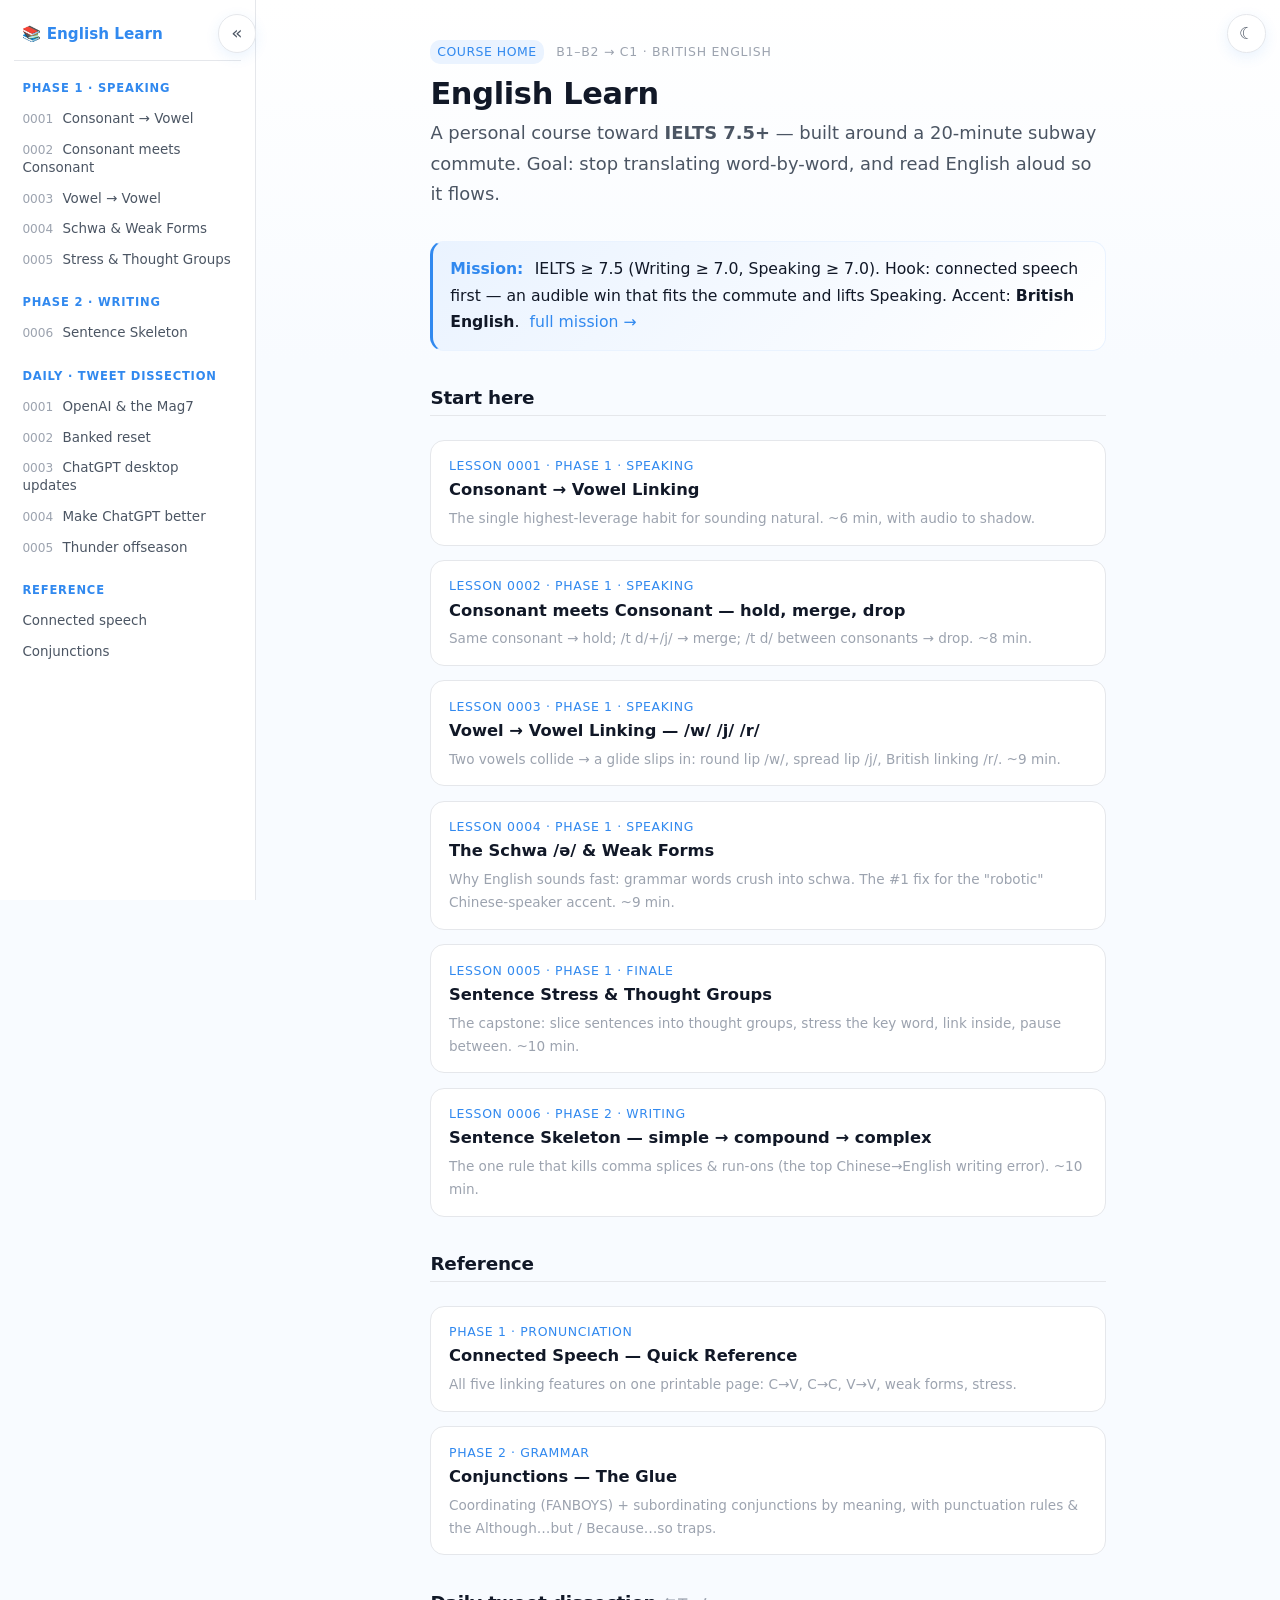
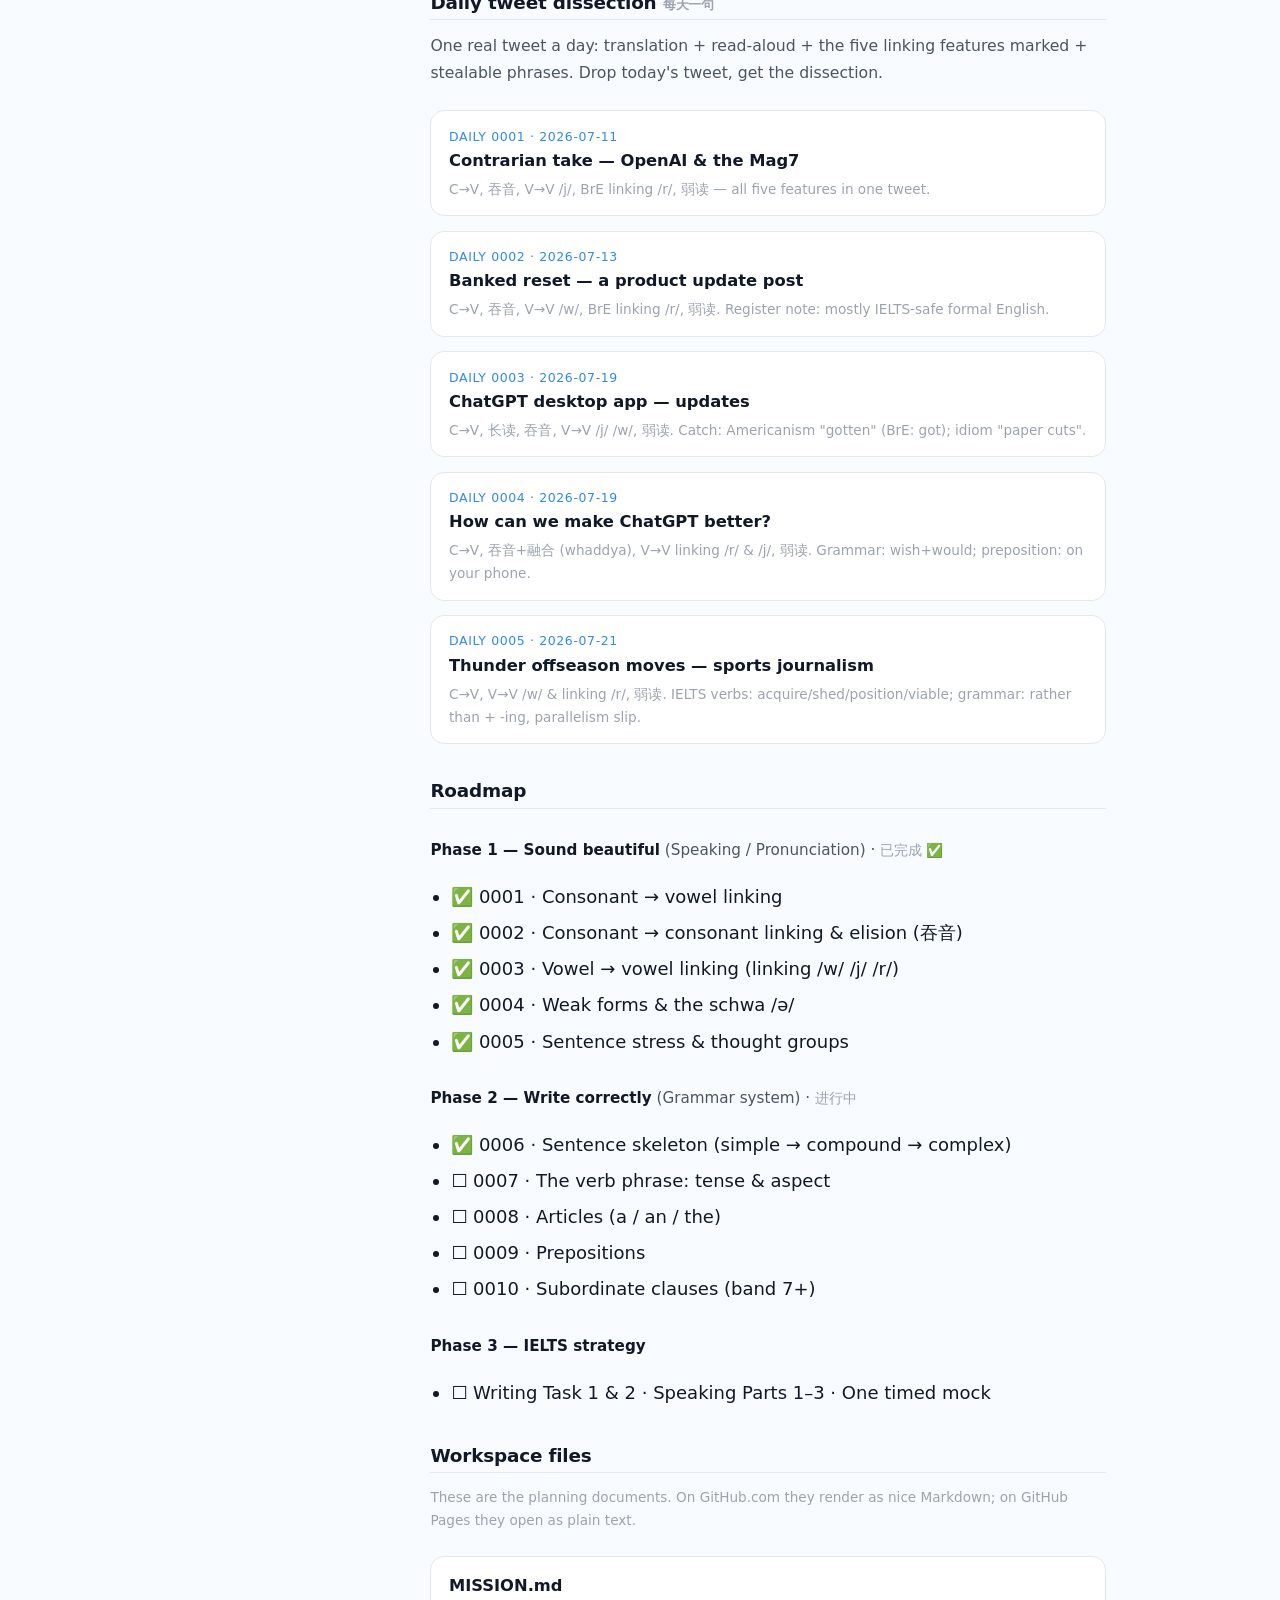
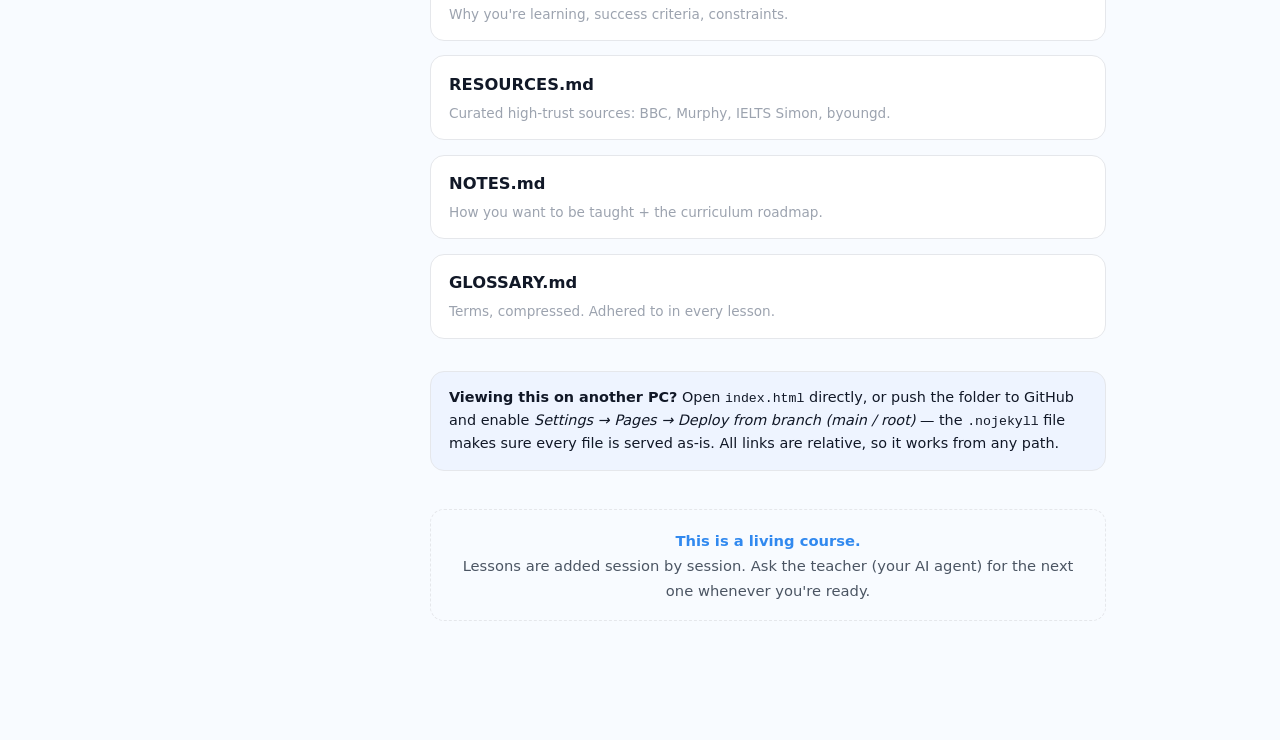
<file: index.html>
<!DOCTYPE html>
<html lang="en">
<head>
<meta charset="utf-8">
<meta name="viewport" content="width=device-width, initial-scale=1">
<title>English Learn · IELTS 7.5+ & Beautiful Spoken English</title>
<link rel="icon" href="assets/favicon.svg" type="image/svg+xml">
<link rel="stylesheet" href="assets/style.css">
<script src="assets/theme.js"></script>
<script src="assets/nav.js"></script>
</head>
<body>
<main>

<div class="lesson-head">
  <div class="meta"><span class="tag">course home</span> B1–B2 → C1 · British English</div>
  <h1>English Learn</h1>
  <p class="lead">A personal course toward <strong>IELTS 7.5+</strong> — built around a 20-minute subway commute. Goal: stop translating word-by-word, and read English aloud so it flows.</p>
</div>

<div class="win">
  <span class="label">Mission:</span> IELTS ≥ 7.5 (Writing ≥ 7.0, Speaking ≥ 7.0). Hook: connected speech first — an audible win that fits the commute and lifts Speaking. Accent: <strong>British English</strong>. &nbsp;<a href="MISSION.md">full mission →</a>
</div>

<h2>Start here</h2>
<div class="cards">
  <a class="card" href="lessons/0001-consonant-vowel-linking.html">
    <div class="n">Lesson 0001 · Phase 1 · Speaking</div>
    <div class="t">Consonant → Vowel Linking</div>
    <div class="d">The single highest-leverage habit for sounding natural. ~6 min, with audio to shadow.</div>
  </a>
  <a class="card" href="lessons/0002-consonant-meets-consonant.html">
    <div class="n">Lesson 0002 · Phase 1 · Speaking</div>
    <div class="t">Consonant meets Consonant — hold, merge, drop</div>
    <div class="d">Same consonant → hold; /t d/+/j/ → merge; /t d/ between consonants → drop. ~8 min.</div>
  </a>
  <a class="card" href="lessons/0003-vowel-to-vowel-linking.html">
    <div class="n">Lesson 0003 · Phase 1 · Speaking</div>
    <div class="t">Vowel → Vowel Linking — /w/ /j/ /r/</div>
    <div class="d">Two vowels collide → a glide slips in: round lip /w/, spread lip /j/, British linking /r/. ~9 min.</div>
  </a>
  <a class="card" href="lessons/0004-schwa-and-weak-forms.html">
    <div class="n">Lesson 0004 · Phase 1 · Speaking</div>
    <div class="t">The Schwa /ə/ &amp; Weak Forms</div>
    <div class="d">Why English sounds fast: grammar words crush into schwa. The #1 fix for the "robotic" Chinese-speaker accent. ~9 min.</div>
  </a>
  <a class="card" href="lessons/0005-sentence-stress-thought-groups.html">
    <div class="n">Lesson 0005 · Phase 1 · FINALE</div>
    <div class="t">Sentence Stress &amp; Thought Groups</div>
    <div class="d">The capstone: slice sentences into thought groups, stress the key word, link inside, pause between. ~10 min.</div>
  </a>
  <a class="card" href="lessons/0006-sentence-skeleton.html">
    <div class="n">Lesson 0006 · Phase 2 · Writing</div>
    <div class="t">Sentence Skeleton — simple → compound → complex</div>
    <div class="d">The one rule that kills comma splices &amp; run-ons (the top Chinese→English writing error). ~10 min.</div>
  </a>
</div>

<h2>Reference</h2>
<div class="cards">
  <a class="card" href="reference/connected-speech.html">
    <div class="n">Phase 1 · Pronunciation</div>
    <div class="t">Connected Speech — Quick Reference</div>
    <div class="d">All five linking features on one printable page: C→V, C→C, V→V, weak forms, stress.</div>
  </a>
  <a class="card" href="reference/conjunctions.html">
    <div class="n">Phase 2 · Grammar</div>
    <div class="t">Conjunctions — The Glue</div>
    <div class="d">Coordinating (FANBOYS) + subordinating conjunctions by meaning, with punctuation rules &amp; the Although…but / Because…so traps.</div>
  </a>
</div>

<h2>Daily tweet dissection <span class="zh" style="font-size:.7em;">每天一句</span></h2>
<p class="lead" style="font-size:.98rem;">One real tweet a day: translation + read-aloud + the five linking features marked + stealable phrases. Drop today's tweet, get the dissection.</p>
<div class="cards">
  <a class="card" href="lessons/daily/0001-openai-mag7.html">
    <div class="n">Daily 0001 · 2026-07-11</div>
    <div class="t">Contrarian take — OpenAI &amp; the Mag7</div>
    <div class="d">C→V, 吞音, V→V /j/, BrE linking /r/, 弱读 — all five features in one tweet.</div>
  </a>
  <a class="card" href="lessons/daily/0002-banked-reset.html">
    <div class="n">Daily 0002 · 2026-07-13</div>
    <div class="t">Banked reset — a product update post</div>
    <div class="d">C→V, 吞音, V→V /w/, BrE linking /r/, 弱读. Register note: mostly IELTS-safe formal English.</div>
  </a>
  <a class="card" href="lessons/daily/0003-chatgpt-desktop-updates.html">
    <div class="n">Daily 0003 · 2026-07-19</div>
    <div class="t">ChatGPT desktop app — updates</div>
    <div class="d">C→V, 长读, 吞音, V→V /j/ /w/, 弱读. Catch: Americanism "gotten" (BrE: got); idiom "paper cuts".</div>
  </a>
  <a class="card" href="lessons/daily/0004-make-chatgpt-better.html">
    <div class="n">Daily 0004 · 2026-07-19</div>
    <div class="t">How can we make ChatGPT better?</div>
    <div class="d">C→V, 吞音+融合 (whaddya), V→V linking /r/ &amp; /j/, 弱读. Grammar: wish+would; preposition: on your phone.</div>
  </a>
  <a class="card" href="lessons/daily/0005-thunder-offseason.html">
    <div class="n">Daily 0005 · 2026-07-21</div>
    <div class="t">Thunder offseason moves — sports journalism</div>
    <div class="d">C→V, V→V /w/ &amp; linking /r/, 弱读. IELTS verbs: acquire/shed/position/viable; grammar: rather than + -ing, parallelism slip.</div>
  </a>
</div>

<h2>Roadmap</h2>

<div class="phase"><strong>Phase 1 — Sound beautiful</strong> (Speaking / Pronunciation) · <span class="zh">已完成 ✅</span></div>
<ul>
  <li>✅ 0001 · Consonant → vowel linking</li>
  <li>✅ 0002 · Consonant → consonant linking &amp; elision (吞音)</li>
  <li>✅ 0003 · Vowel → vowel linking (linking /w/ /j/ /r/)</li>
  <li>✅ 0004 · Weak forms &amp; the schwa /ə/</li>
  <li>✅ 0005 · Sentence stress &amp; thought groups</li>
</ul>

<div class="phase"><strong>Phase 2 — Write correctly</strong> (Grammar system) · <span class="zh">进行中</span></div>
<ul>
  <li>✅ 0006 · Sentence skeleton (simple → compound → complex)</li>
  <li>☐ 0007 · The verb phrase: tense &amp; aspect</li>
  <li>☐ 0008 · Articles (a / an / the)</li>
  <li>☐ 0009 · Prepositions</li>
  <li>☐ 0010 · Subordinate clauses (band 7+)</li>
</ul>

<div class="phase"><strong>Phase 3 — IELTS strategy</strong></div>
<ul>
  <li>☐ Writing Task 1 &amp; 2 · Speaking Parts 1–3 · One timed mock</li>
</ul>

<h2>Workspace files</h2>
<p class="zh" style="font-size:.85rem;">These are the planning documents. On GitHub.com they render as nice Markdown; on GitHub Pages they open as plain text.</p>
<div class="cards">
  <a class="card" href="MISSION.md"><div class="t">MISSION.md</div><div class="d">Why you're learning, success criteria, constraints.</div></a>
  <a class="card" href="RESOURCES.md"><div class="t">RESOURCES.md</div><div class="d">Curated high-trust sources: BBC, Murphy, IELTS Simon, byoungd.</div></a>
  <a class="card" href="NOTES.md"><div class="t">NOTES.md</div><div class="d">How you want to be taught + the curriculum roadmap.</div></a>
  <a class="card" href="GLOSSARY.md"><div class="t">GLOSSARY.md</div><div class="d">Terms, compressed. Adhered to in every lesson.</div></a>
</div>

<div class="callout" style="margin-top:2rem;">
  <strong>Viewing this on another PC?</strong> Open <code>index.html</code> directly, or push the folder to GitHub and enable <em>Settings → Pages → Deploy from branch (main / root)</em> — the <code>.nojekyll</code> file makes sure every file is served as-is. All links are relative, so it works from any path.
</div>

<div class="ask-box">
  <span class="icon">This is a living course.</span><br>
  Lessons are added session by session. Ask the teacher (your AI agent) for the next one whenever you're ready.
</div>

</main>
</body>
</html>
</file>
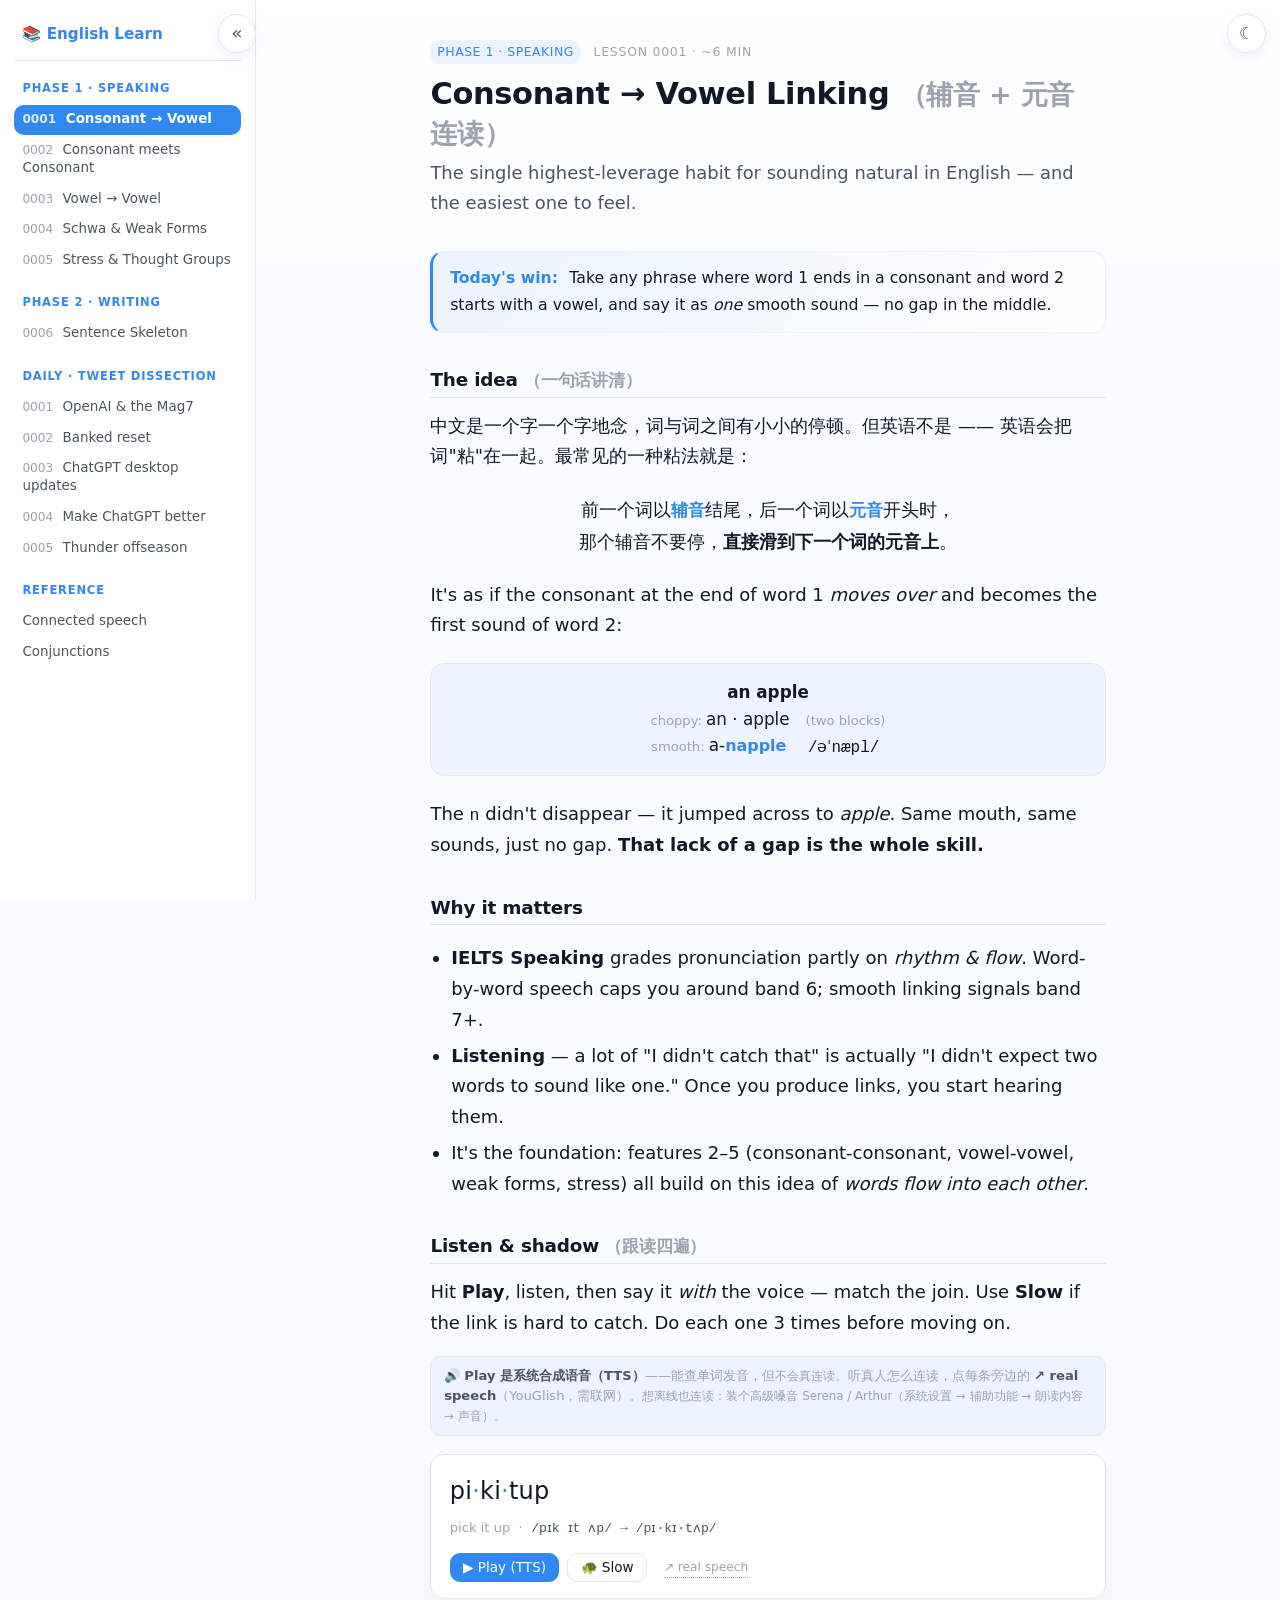
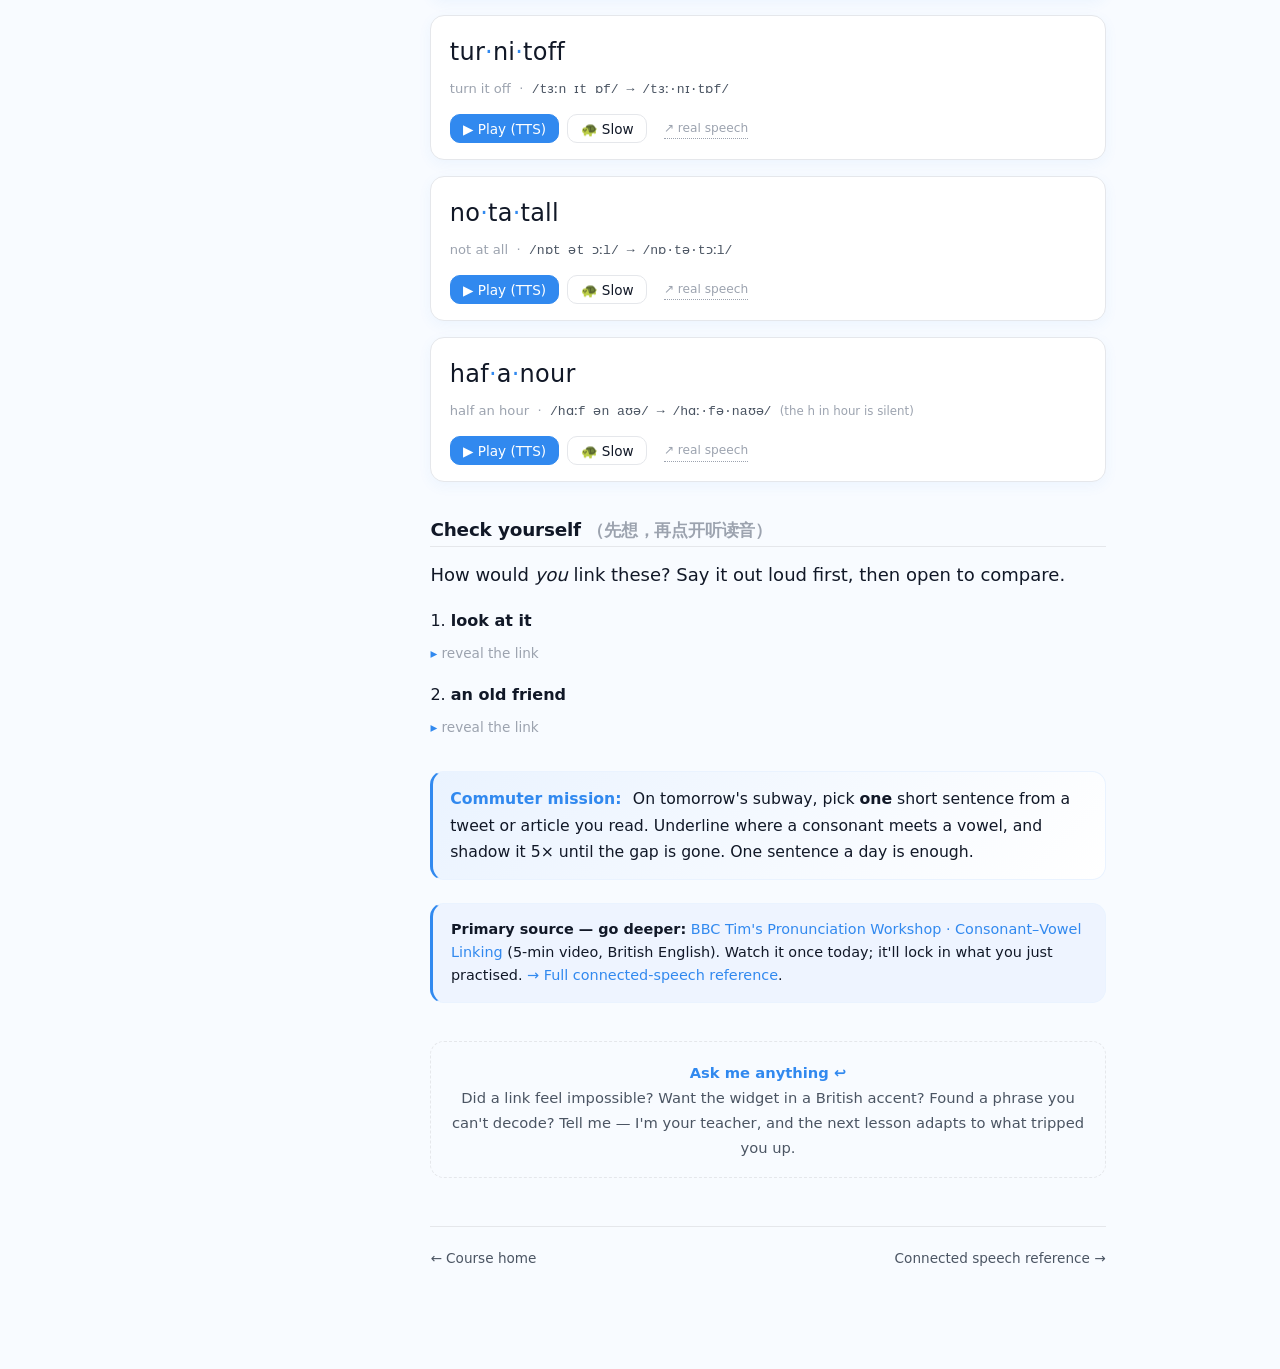
<file: lessons/0001-consonant-vowel-linking.html>
<!DOCTYPE html>
<html lang="en">
<head>
<meta charset="utf-8">
<meta name="viewport" content="width=device-width, initial-scale=1">
<title>Lesson 0001 · Consonant → Vowel Linking</title>
<link rel="icon" href="../assets/favicon.svg" type="image/svg+xml">
<link rel="stylesheet" href="../assets/style.css">
<script src="../assets/theme.js"></script>
<script src="../assets/nav.js"></script>
<script src="../assets/shadow.js"></script>
</head>
<body>
<main>

<div class="lesson-head">
  <div class="meta"><span class="tag">Phase 1 · Speaking</span> Lesson 0001 · ~6 min</div>
  <h1>Consonant → Vowel Linking <span class="zh">（辅音 + 元音 连读）</span></h1>
  <p class="lead">The single highest-leverage habit for sounding natural in English — and the easiest one to feel.</p>
</div>

<div class="win">
  <span class="label">Today's win:</span> Take any phrase where word 1 ends in a consonant and word 2 starts with a vowel, and say it as <em>one</em> smooth sound — no gap in the middle.
</div>

<h2>The idea <span class="zh">（一句话讲清）</span></h2>
<p>中文是一个字一个字地念，词与词之间有小小的停顿。但英语不是 —— 英语会把词"粘"在一起。最常见的一种粘法就是：</p>

<p style="font-size:1.15rem; text-align:center; margin:1.4rem 0;">
  前一个词以<span class="kw">辅音</span>结尾，后一个词以<span class="kw">元音</span>开头时，<br>
  那个辅音不要停，<strong>直接滑到下一个词的元音上</strong>。
</p>

<p>It's as if the consonant at the end of word 1 <em>moves over</em> and becomes the first sound of word 2:</p>

<div class="callout" style="text-align:center; font-size:1.05rem;">
  <strong>an apple</strong><br>
  <span class="zh" style="font-size:.82rem;"> choppy: </span> an · apple &nbsp; <span class="zh" style="font-size:.82rem;">(two blocks)</span><br>
  <span class="zh" style="font-size:.82rem;"> smooth: </span> a-<span class="kw">napple</span> &nbsp; <span class="ipa">/əˈnæpl/</span>
</div>

<p>The <code>n</code> didn't disappear — it jumped across to <em>apple</em>. Same mouth, same sounds, just no gap. <strong>That lack of a gap is the whole skill.</strong></p>

<h2>Why it matters</h2>
<ul>
  <li><strong>IELTS Speaking</strong> grades pronunciation partly on <em>rhythm &amp; flow</em>. Word-by-word speech caps you around band 6; smooth linking signals band 7+.</li>
  <li><strong>Listening</strong> — a lot of "I didn't catch that" is actually "I didn't expect two words to sound like one." Once you produce links, you start hearing them.</li>
  <li>It's the foundation: features 2–5 (consonant-consonant, vowel-vowel, weak forms, stress) all build on this idea of <em>words flow into each other</em>.</li>
</ul>

<h2>Listen &amp; shadow <span class="zh">（跟读四遍）</span></h2>
<p>Hit <strong>Play</strong>, listen, then say it <em>with</em> the voice — match the join. Use <strong>Slow</strong> if the link is hard to catch. Do each one 3 times before moving on.</p>

<div class="shadow" data-phrase="pick it up">
  <div class="phrase">pi<span class="link">·</span>ki<span class="link">·</span>tup</div>
  <div class="sub">pick it up &nbsp;·&nbsp; <span class="ipa-mini">/pɪk ɪt ʌp/ → /pɪ·kɪ·tʌp/</span></div>
</div>

<div class="shadow" data-phrase="turn it off">
  <div class="phrase">tur<span class="link">·</span>ni<span class="link">·</span>toff</div>
  <div class="sub">turn it off &nbsp;·&nbsp; <span class="ipa-mini">/tɜːn ɪt ɒf/ → /tɜː·nɪ·tɒf/</span></div>
</div>

<div class="shadow" data-phrase="not at all">
  <div class="phrase">no<span class="link">·</span>ta<span class="link">·</span>tall</div>
  <div class="sub">not at all &nbsp;·&nbsp; <span class="ipa-mini">/nɒt ət ɔːl/ → /nɒ·tə·tɔːl/</span></div>
</div>

<div class="shadow" data-phrase="half an hour">
  <div class="phrase">haf<span class="link">·</span>a<span class="link">·</span>nour</div>
  <div class="sub">half an hour &nbsp;·&nbsp; <span class="ipa-mini">/hɑːf ən aʊə/ → /hɑː·fə·naʊə/</span> &nbsp;<span class="zh">(the h in hour is silent)</span></div>
</div>

<h2>Check yourself <span class="zh">（先想，再点开听读音）</span></h2>
<p>How would <em>you</em> link these? Say it out loud first, then open to compare.</p>

<div class="reveal">
  <div class="q">1. <strong>look at it</strong></div>
  <details><summary>reveal the link</summary>
    <div class="ans">loo<span class="kw">·</span>ka<span class="kw">·</span>tit <span class="ipa">/lʊ·kə·tɪt/</span>
      <span class="speakable" data-phrase="look at it"></span></div>
  </details>
</div>

<div class="reveal">
  <div class="q">2. <strong>an old friend</strong></div>
  <details><summary>reveal the link</summary>
    <div class="ans">a<span class="kw">·</span>nold friend <span class="ipa">/ə·nəʊld/</span> &nbsp;<span class="zh">— the n jumps onto "old"</span>
      <span class="speakable" data-phrase="an old friend"></span></div>
  </details>
</div>

<div class="win" style="margin-top:2rem;">
  <span class="label">Commuter mission:</span> On tomorrow's subway, pick <strong>one</strong> short sentence from a tweet or article you read. Underline where a consonant meets a vowel, and shadow it 5× until the gap is gone. One sentence a day is enough.
</div>

<div class="callout primary">
  <strong>Primary source — go deeper:</strong> <a href="https://www.youtube.com/watch?v=mV_CEIroJs8" target="_blank" rel="noopener">BBC Tim's Pronunciation Workshop · Consonant–Vowel Linking</a> (5-min video, British English). Watch it once today; it'll lock in what you just practised. <a href="../reference/connected-speech.html">→ Full connected-speech reference</a>.
</div>

<div class="ask-box">
  <span class="icon">Ask me anything ↩</span><br>
  Did a link feel impossible? Want the widget in a British accent? Found a phrase you can't decode? Tell me — I'm your teacher, and the next lesson adapts to what tripped you up.
</div>

<nav class="pager">
  <a href="../index.html">← Course home</a>
  <a class="next" href="../reference/connected-speech.html">Connected speech reference →</a>
</nav>

</main>
</body>
</html>
</file>
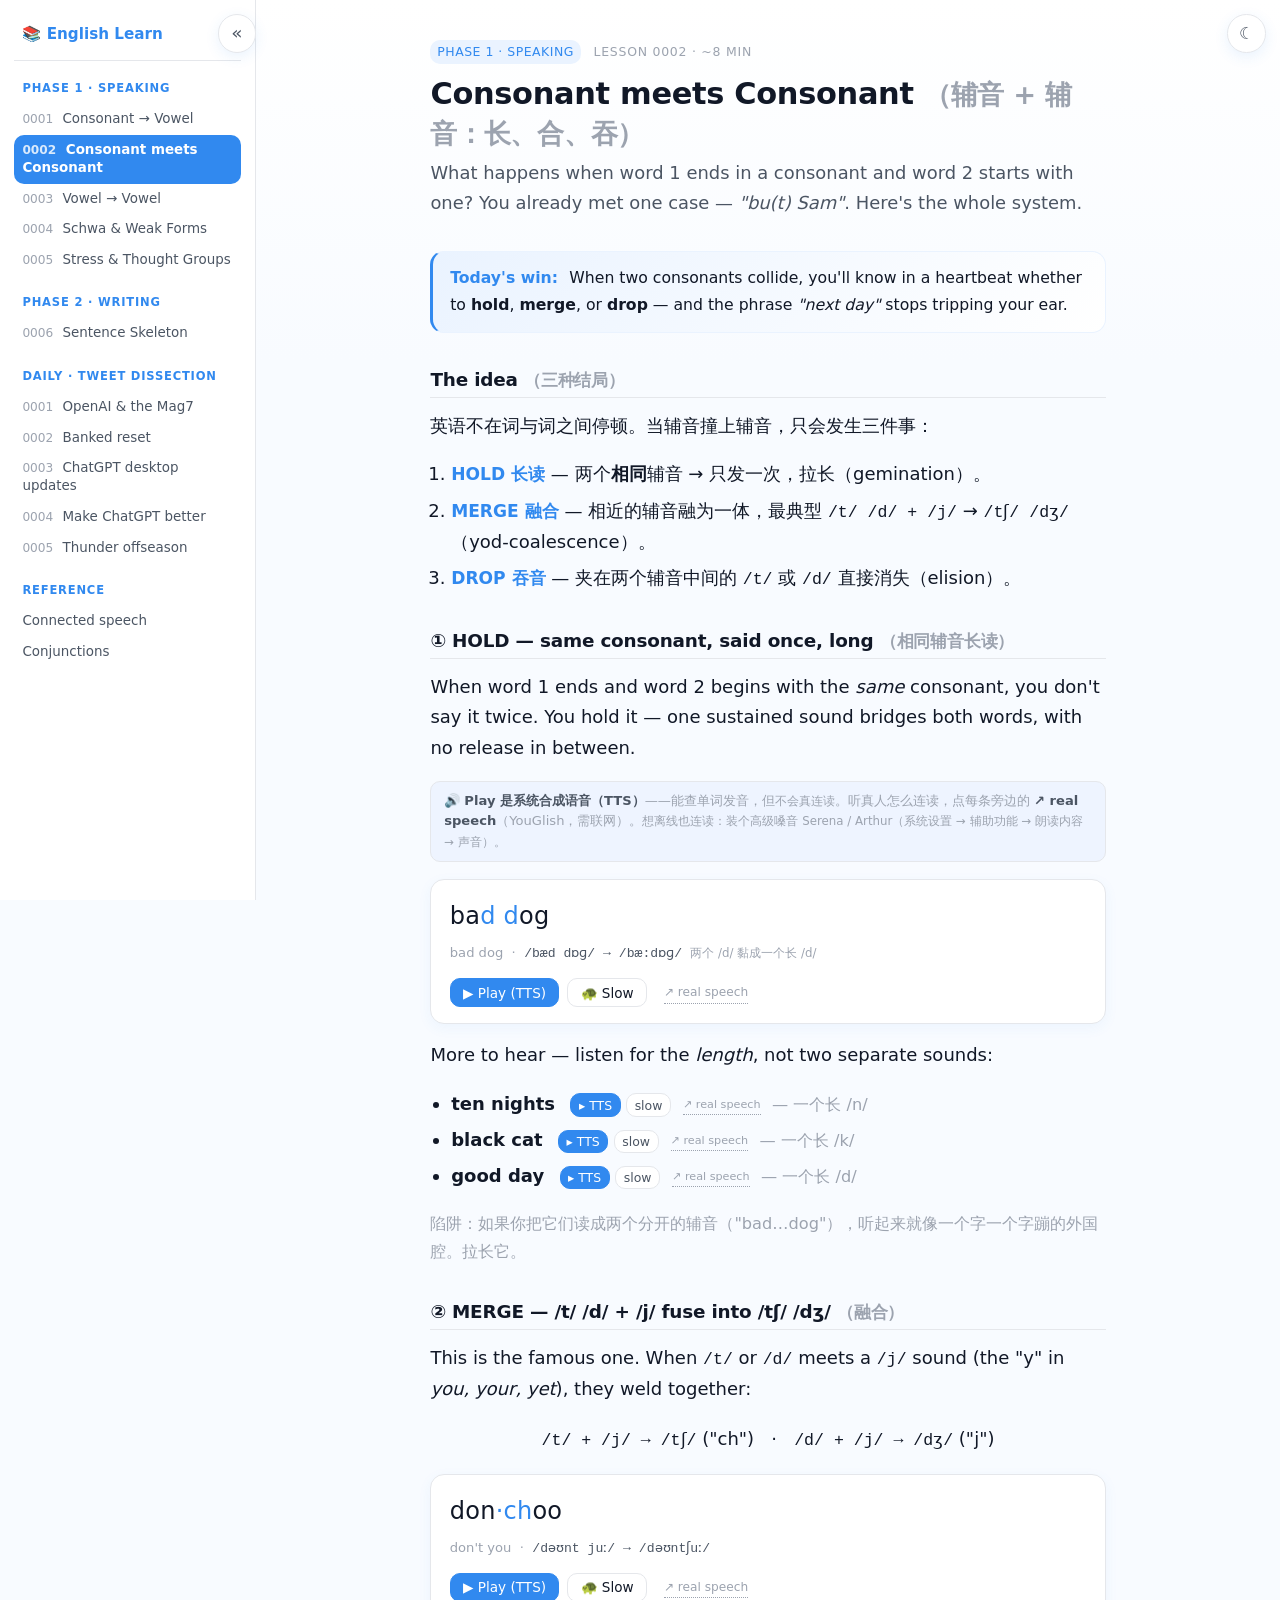
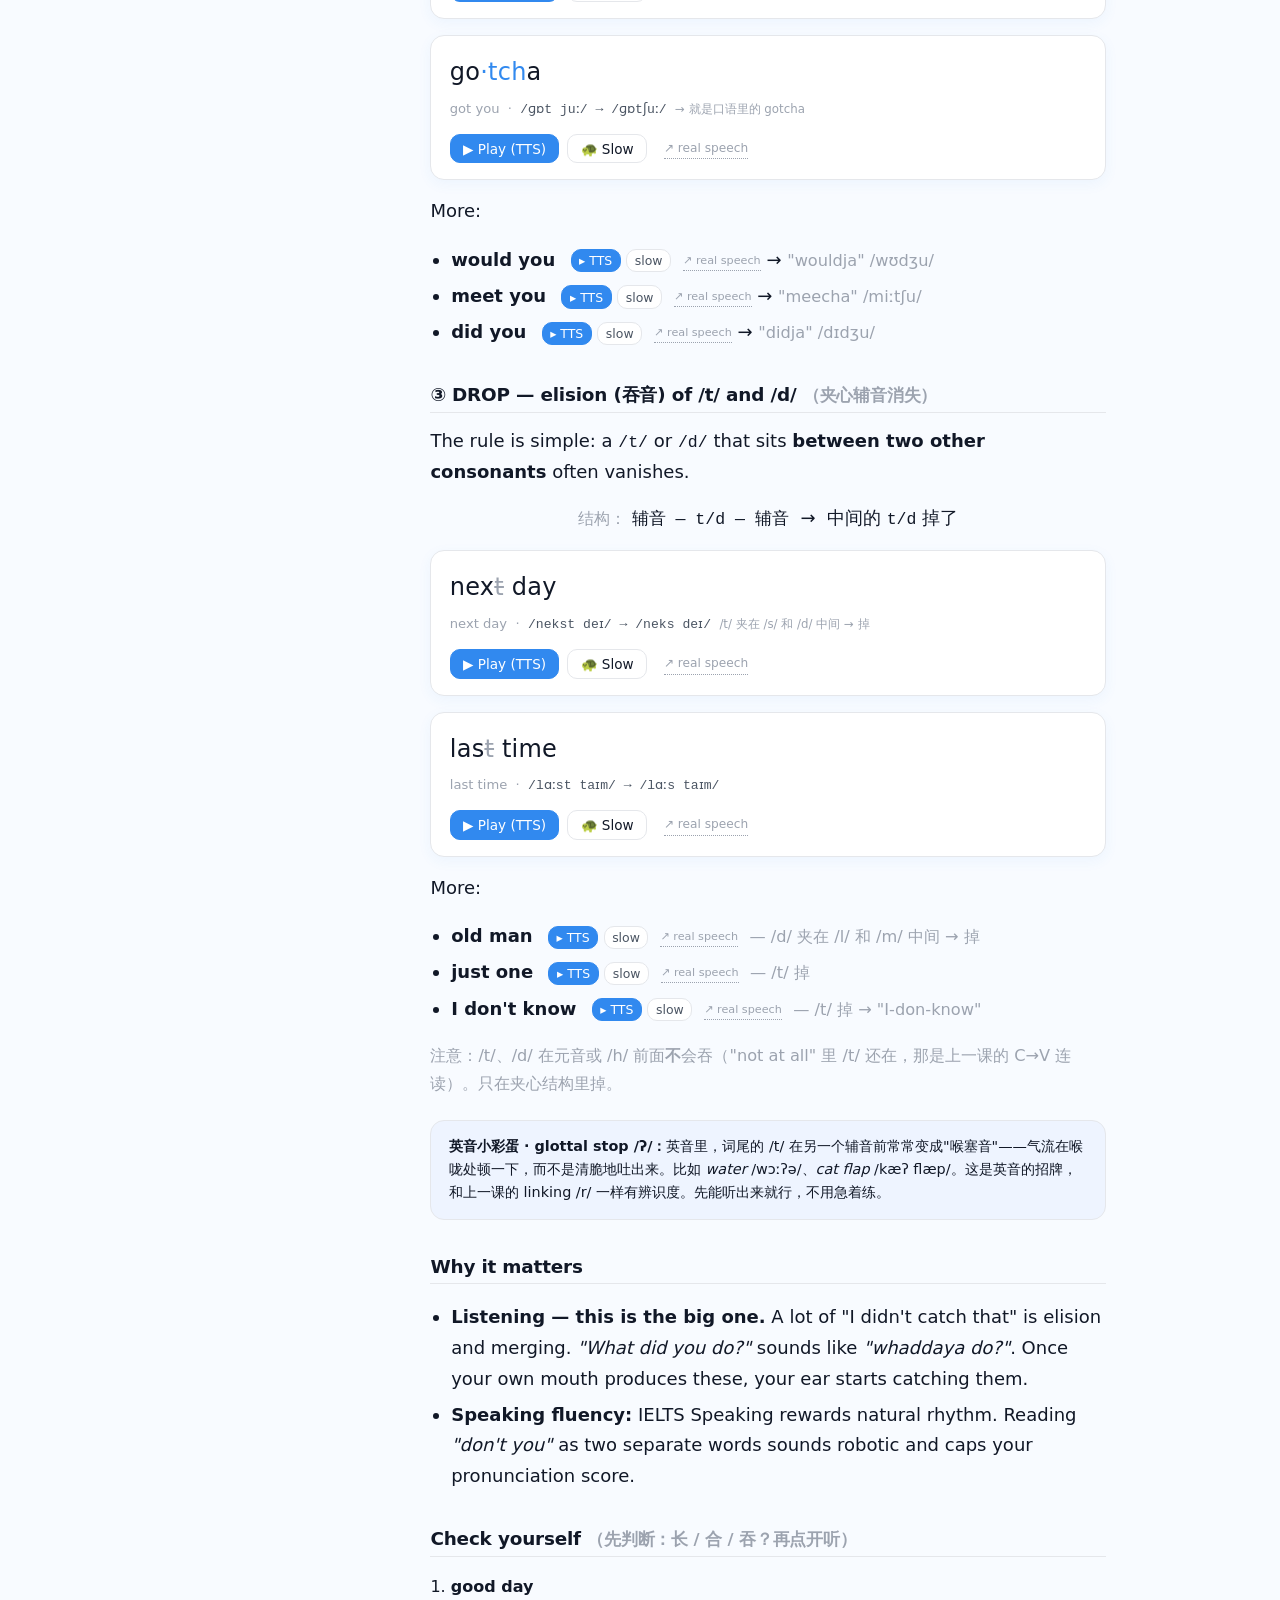
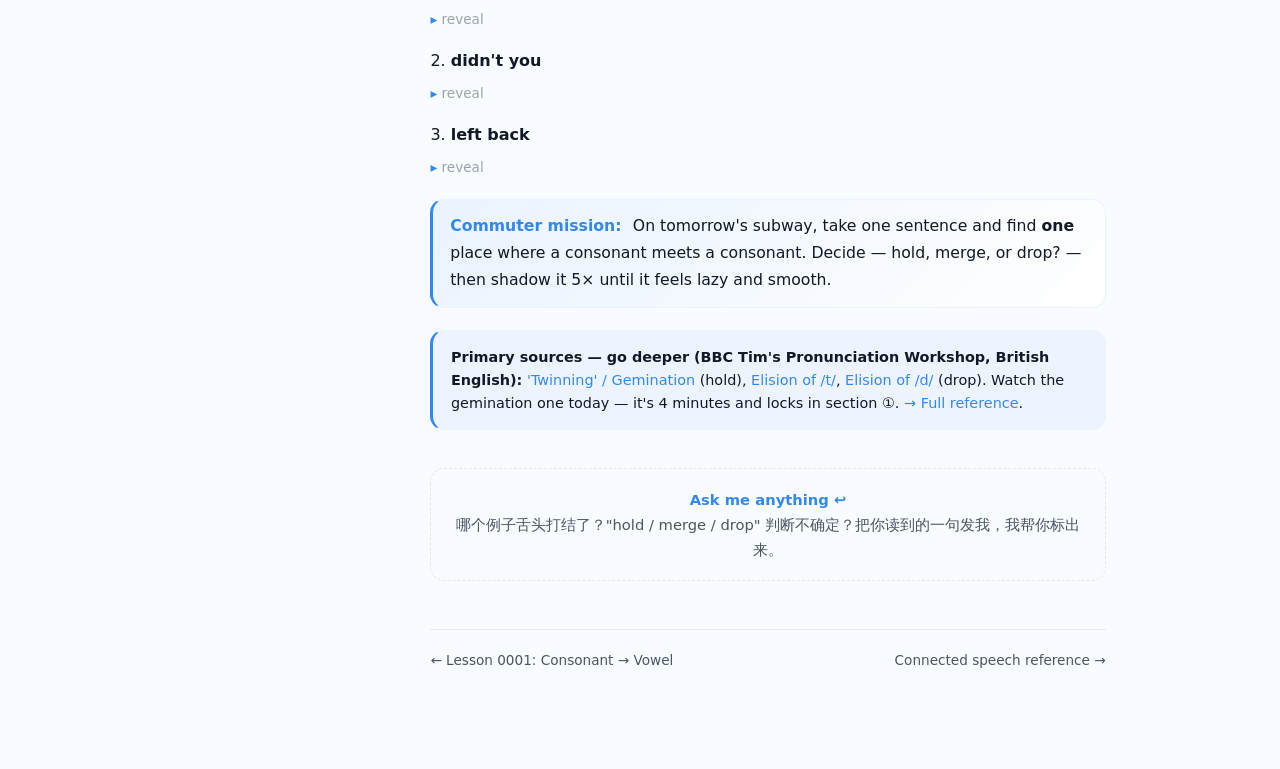
<file: lessons/0002-consonant-meets-consonant.html>
<!DOCTYPE html>
<html lang="en">
<head>
<meta charset="utf-8">
<meta name="viewport" content="width=device-width, initial-scale=1">
<title>Lesson 0002 · Consonant meets Consonant</title>
<link rel="icon" href="../assets/favicon.svg" type="image/svg+xml">
<link rel="stylesheet" href="../assets/style.css">
<script src="../assets/theme.js"></script>
<script src="../assets/nav.js"></script>
<script src="../assets/shadow.js"></script>
</head>
<body>
<main>

<div class="lesson-head">
  <div class="meta"><span class="tag">Phase 1 · Speaking</span> Lesson 0002 · ~8 min</div>
  <h1>Consonant meets Consonant <span class="zh">（辅音 + 辅音：长、合、吞）</span></h1>
  <p class="lead">What happens when word 1 ends in a consonant and word 2 starts with one? You already met one case — <em>"bu(t) Sam"</em>. Here's the whole system.</p>
</div>

<div class="win">
  <span class="label">Today's win:</span> When two consonants collide, you'll know in a heartbeat whether to <strong>hold</strong>, <strong>merge</strong>, or <strong>drop</strong> — and the phrase <em>"next day"</em> stops tripping your ear.
</div>

<h2>The idea <span class="zh">（三种结局）</span></h2>
<p>英语不在词与词之间停顿。当辅音撞上辅音，只会发生三件事：</p>
<ol>
  <li><span class="kw">HOLD 长读</span> — 两个<strong>相同</strong>辅音 → 只发一次，拉长（gemination）。</li>
  <li><span class="kw">MERGE 融合</span> — 相近的辅音融为一体，最典型 <code>/t/ /d/ + /j/</code> → <code>/tʃ/ /dʒ/</code>（yod-coalescence）。</li>
  <li><span class="kw">DROP 吞音</span> — 夹在两个辅音中间的 <code>/t/</code> 或 <code>/d/</code> 直接消失（elision）。</li>
</ol>

<h2>① HOLD — same consonant, said once, long <span class="zh">（相同辅音长读）</span></h2>
<p>When word 1 ends and word 2 begins with the <em>same</em> consonant, you don't say it twice. You hold it — one sustained sound bridges both words, with no release in between.</p>

<div class="shadow" data-phrase="bad dog">
  <div class="phrase">ba<span class="link">d</span> <span class="link">d</span>og</div>
  <div class="sub">bad dog &nbsp;·&nbsp; <span class="ipa-mini">/bæd dɒɡ/ → /bæ:dɒɡ/</span> &nbsp;<span class="zh">两个 /d/ 黏成一个长 /d/</span></div>
</div>

<p>More to hear — listen for the <em>length</em>, not two separate sounds:</p>
<ul>
  <li><strong>ten nights</strong> <span class="speakable" data-phrase="ten nights"></span> &nbsp;<span class="zh">— 一个长 /n/</span></li>
  <li><strong>black cat</strong> <span class="speakable" data-phrase="black cat"></span> &nbsp;<span class="zh">— 一个长 /k/</span></li>
  <li><strong>good day</strong> <span class="speakable" data-phrase="good day"></span> &nbsp;<span class="zh">— 一个长 /d/</span></li>
</ul>
<p class="zh">陷阱：如果你把它们读成两个分开的辅音（"bad…dog"），听起来就像一个字一个字蹦的外国腔。拉长它。</p>

<h2>② MERGE — /t/ /d/ + /j/ fuse into /tʃ/ /dʒ/ <span class="zh">（融合）</span></h2>
<p>This is the famous one. When <code>/t/</code> or <code>/d/</code> meets a <code>/j/</code> sound (the "y" in <em>you, your, yet</em>), they weld together:</p>
<p style="text-align:center; margin:1.2rem 0;"><code>/t/ + /j/ → /tʃ/</code> ("ch") &nbsp;&nbsp;·&nbsp;&nbsp; <code>/d/ + /j/ → /dʒ/</code> ("j")</p>

<div class="shadow" data-phrase="don't you">
  <div class="phrase">don<span class="link">·ch</span>oo</div>
  <div class="sub">don't you &nbsp;·&nbsp; <span class="ipa-mini">/dəʊnt juː/ → /dəʊntʃuː/</span></div>
</div>

<div class="shadow" data-phrase="got you">
  <div class="phrase">go<span class="link">·tch</span>a</div>
  <div class="sub">got you &nbsp;·&nbsp; <span class="ipa-mini">/ɡɒt juː/ → /ɡɒtʃuː/</span> &nbsp;<span class="zh">→ 就是口语里的 gotcha</span></div>
</div>

<p>More:</p>
<ul>
  <li><strong>would you</strong> <span class="speakable" data-phrase="would you"></span> → <span class="zh">"wouldja" /wʊdʒu/</span></li>
  <li><strong>meet you</strong> <span class="speakable" data-phrase="meet you"></span> → <span class="zh">"meecha" /miːtʃu/</span></li>
  <li><strong>did you</strong> <span class="speakable" data-phrase="did you"></span> → <span class="zh">"didja" /dɪdʒu/</span></li>
</ul>

<h2>③ DROP — elision (吞音) of /t/ and /d/ <span class="zh">（夹心辅音消失）</span></h2>
<p>The rule is simple: a <code>/t/</code> or <code>/d/</code> that sits <strong>between two other consonants</strong> often vanishes.</p>
<p style="text-align:center; margin:1rem 0;"><span class="zh">结构：</span> <code>辅音 — t/d — 辅音</code> &nbsp;→&nbsp; 中间的 <code>t/d</code> 掉了</p>

<div class="shadow" data-phrase="next day">
  <div class="phrase">nex<span style="text-decoration:line-through;color:var(--ink-faint)">t</span> day</div>
  <div class="sub">next day &nbsp;·&nbsp; <span class="ipa-mini">/nekst deɪ/ → /neks deɪ/</span> &nbsp;<span class="zh">/t/ 夹在 /s/ 和 /d/ 中间 → 掉</span></div>
</div>

<div class="shadow" data-phrase="last time">
  <div class="phrase">las<span style="text-decoration:line-through;color:var(--ink-faint)">t</span> time</div>
  <div class="sub">last time &nbsp;·&nbsp; <span class="ipa-mini">/lɑːst taɪm/ → /lɑːs taɪm/</span></div>
</div>

<p>More:</p>
<ul>
  <li><strong>old man</strong> <span class="speakable" data-phrase="old man"></span> &nbsp;<span class="zh">— /d/ 夹在 /l/ 和 /m/ 中间 → 掉</span></li>
  <li><strong>just one</strong> <span class="speakable" data-phrase="just one"></span> &nbsp;<span class="zh">— /t/ 掉</span></li>
  <li><strong>I don't know</strong> <span class="speakable" data-phrase="I don't know"></span> &nbsp;<span class="zh">— /t/ 掉 → "I-don-know"</span></li>
</ul>
<p class="zh">注意：/t/、/d/ 在元音或 /h/ 前面<strong>不</strong>会吞（"not at all" 里 /t/ 还在，那是上一课的 C→V 连读）。只在夹心结构里掉。</p>

<div class="callout">
  <strong>英音小彩蛋 · glottal stop /ʔ/：</strong>英音里，词尾的 /t/ 在另一个辅音前常常变成"喉塞音"——气流在喉咙处顿一下，而不是清脆地吐出来。比如 <em>water</em> /wɔːʔə/、<em>cat flap</em> /kæʔ flæp/。这是英音的招牌，和上一课的 linking /r/ 一样有辨识度。先能听出来就行，不用急着练。
</div>

<h2>Why it matters</h2>
<ul>
  <li><strong>Listening — this is the big one.</strong> A lot of "I didn't catch that" is elision and merging. <em>"What did you do?"</em> sounds like <em>"whaddaya do?"</em>. Once your own mouth produces these, your ear starts catching them.</li>
  <li><strong>Speaking fluency:</strong> IELTS Speaking rewards natural rhythm. Reading <em>"don't you"</em> as two separate words sounds robotic and caps your pronunciation score.</li>
</ul>

<h2>Check yourself <span class="zh">（先判断：长 / 合 / 吞？再点开听）</span></h2>

<div class="reveal">
  <div class="q">1. <strong>good day</strong></div>
  <details><summary>reveal</summary>
    <div class="ans"><span class="kw">HOLD</span> — goo<span class="kw">·d·d</span>ay, one long /d/. <span class="ipa">/ɡʊd deɪ/ → /ɡʊ:deɪ/</span>
      <span class="speakable" data-phrase="good day"></span></div>
  </details>
</div>

<div class="reveal">
  <div class="q">2. <strong>didn't you</strong></div>
  <details><summary>reveal</summary>
    <div class="ans"><span class="kw">MERGE</span> — didn<span class="kw">·tch</span>u. <span class="ipa">/dɪdnt juː/ → /dɪdntʃu/</span>
      <span class="speakable" data-phrase="didn't you"></span></div>
  </details>
</div>

<div class="reveal">
  <div class="q">3. <strong>left back</strong></div>
  <details><summary>reveal</summary>
    <div class="ans"><span class="kw">DROP</span> — lef<span style="text-decoration:line-through;color:var(--ink-faint)">t</span> back. <span class="ipa">/left bæk/ → /lef bæk/</span>
      <span class="speakable" data-phrase="left back"></span></div>
  </details>
</div>

<div class="win">
  <span class="label">Commuter mission:</span> On tomorrow's subway, take one sentence and find <strong>one</strong> place where a consonant meets a consonant. Decide — hold, merge, or drop? — then shadow it 5× until it feels lazy and smooth.
</div>

<div class="callout primary">
  <strong>Primary sources — go deeper (BBC Tim's Pronunciation Workshop, British English):</strong>
  <a href="https://www.bbc.co.uk/learningenglish/features/pronunciation/tims-pronunciation-workshop-ep-3" target="_blank" rel="noopener">'Twinning' / Gemination</a> (hold),
  <a href="https://www.bbc.co.uk/learningenglish/features/pronunciation/tims-pronunciation-workshop-ep-4" target="_blank" rel="noopener">Elision of /t/</a>,
  <a href="https://www.bbc.co.uk/learningenglish/features/pronunciation/tims-pronunciation-workshop-ep-9" target="_blank" rel="noopener">Elision of /d/</a> (drop).
  Watch the gemination one today — it's 4 minutes and locks in section ①. <a href="../reference/connected-speech.html">→ Full reference</a>.
</div>

<div class="ask-box">
  <span class="icon">Ask me anything ↩</span><br>
  哪个例子舌头打结了？"hold / merge / drop" 判断不确定？把你读到的一句发我，我帮你标出来。
</div>

<nav class="pager">
  <a href="0001-consonant-vowel-linking.html">← Lesson 0001: Consonant → Vowel</a>
  <a class="next" href="../reference/connected-speech.html">Connected speech reference →</a>
</nav>

</main>
</body>
</html>
</file>
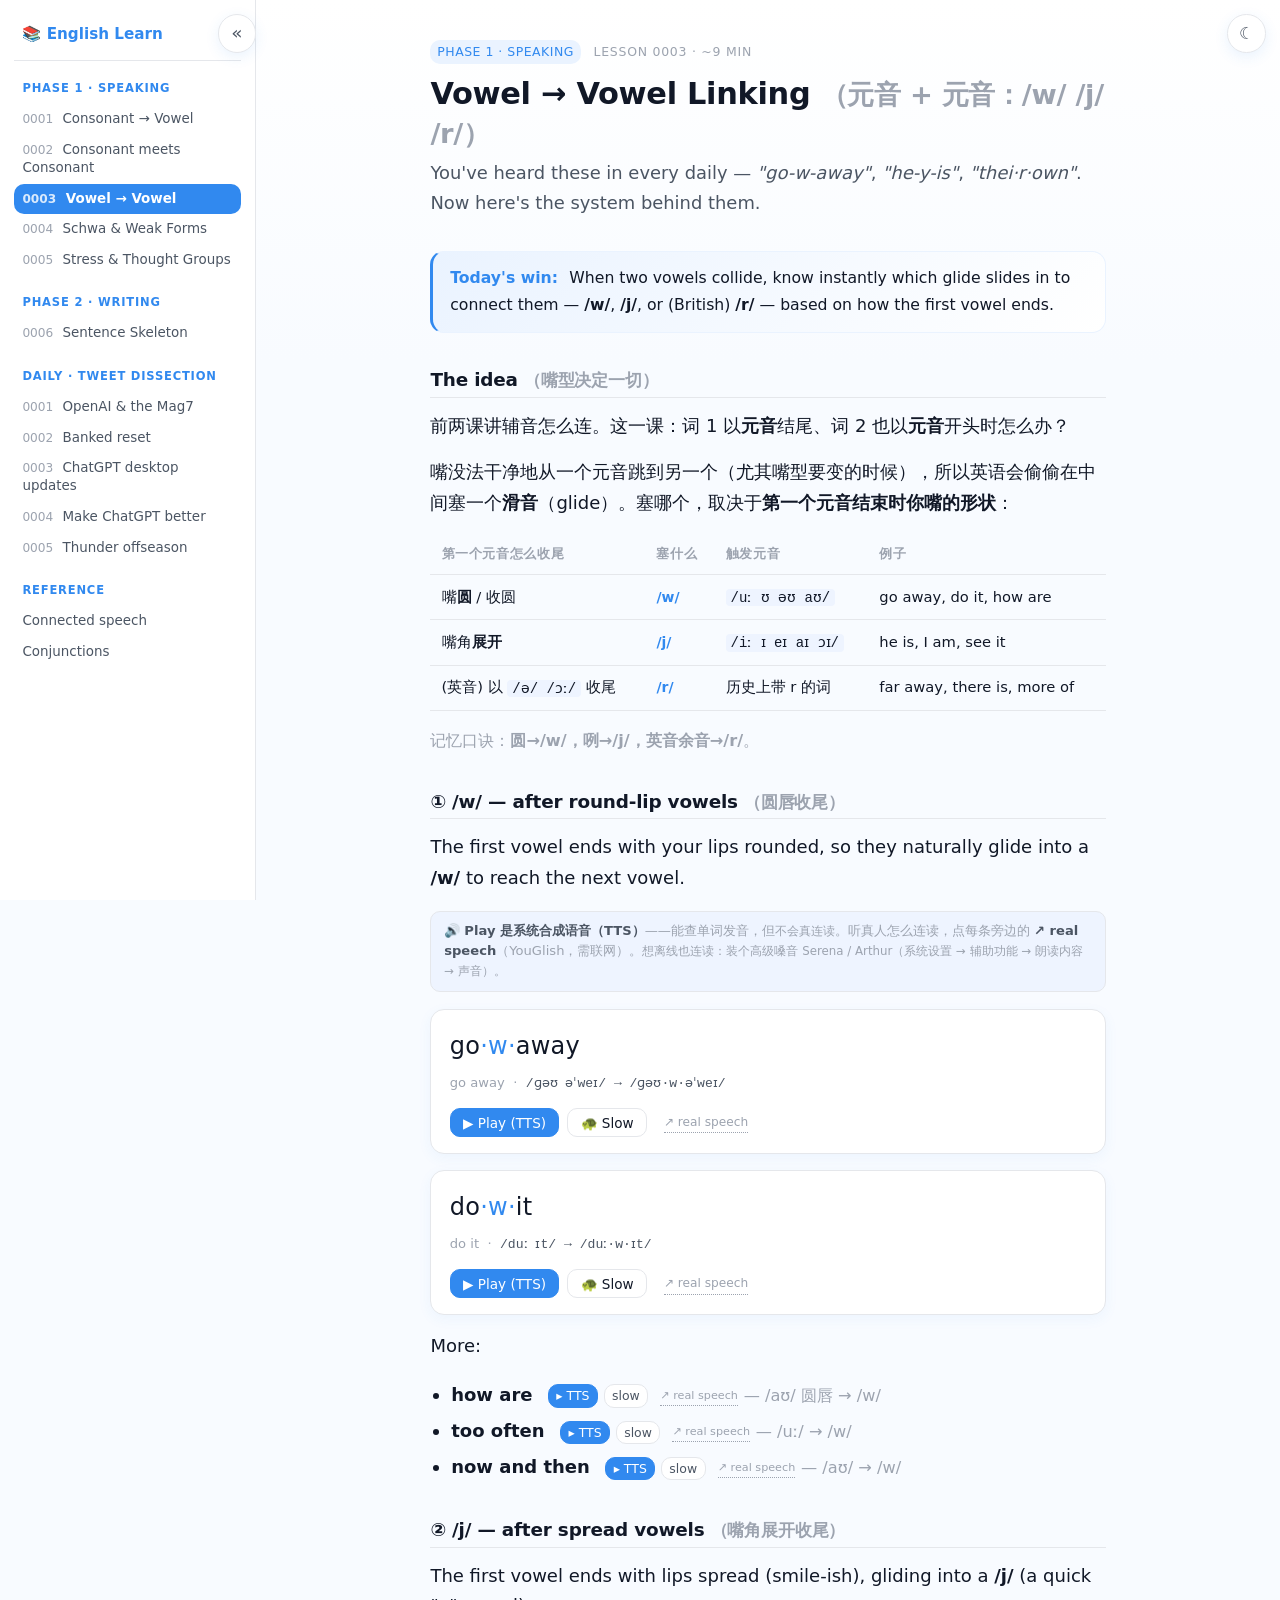
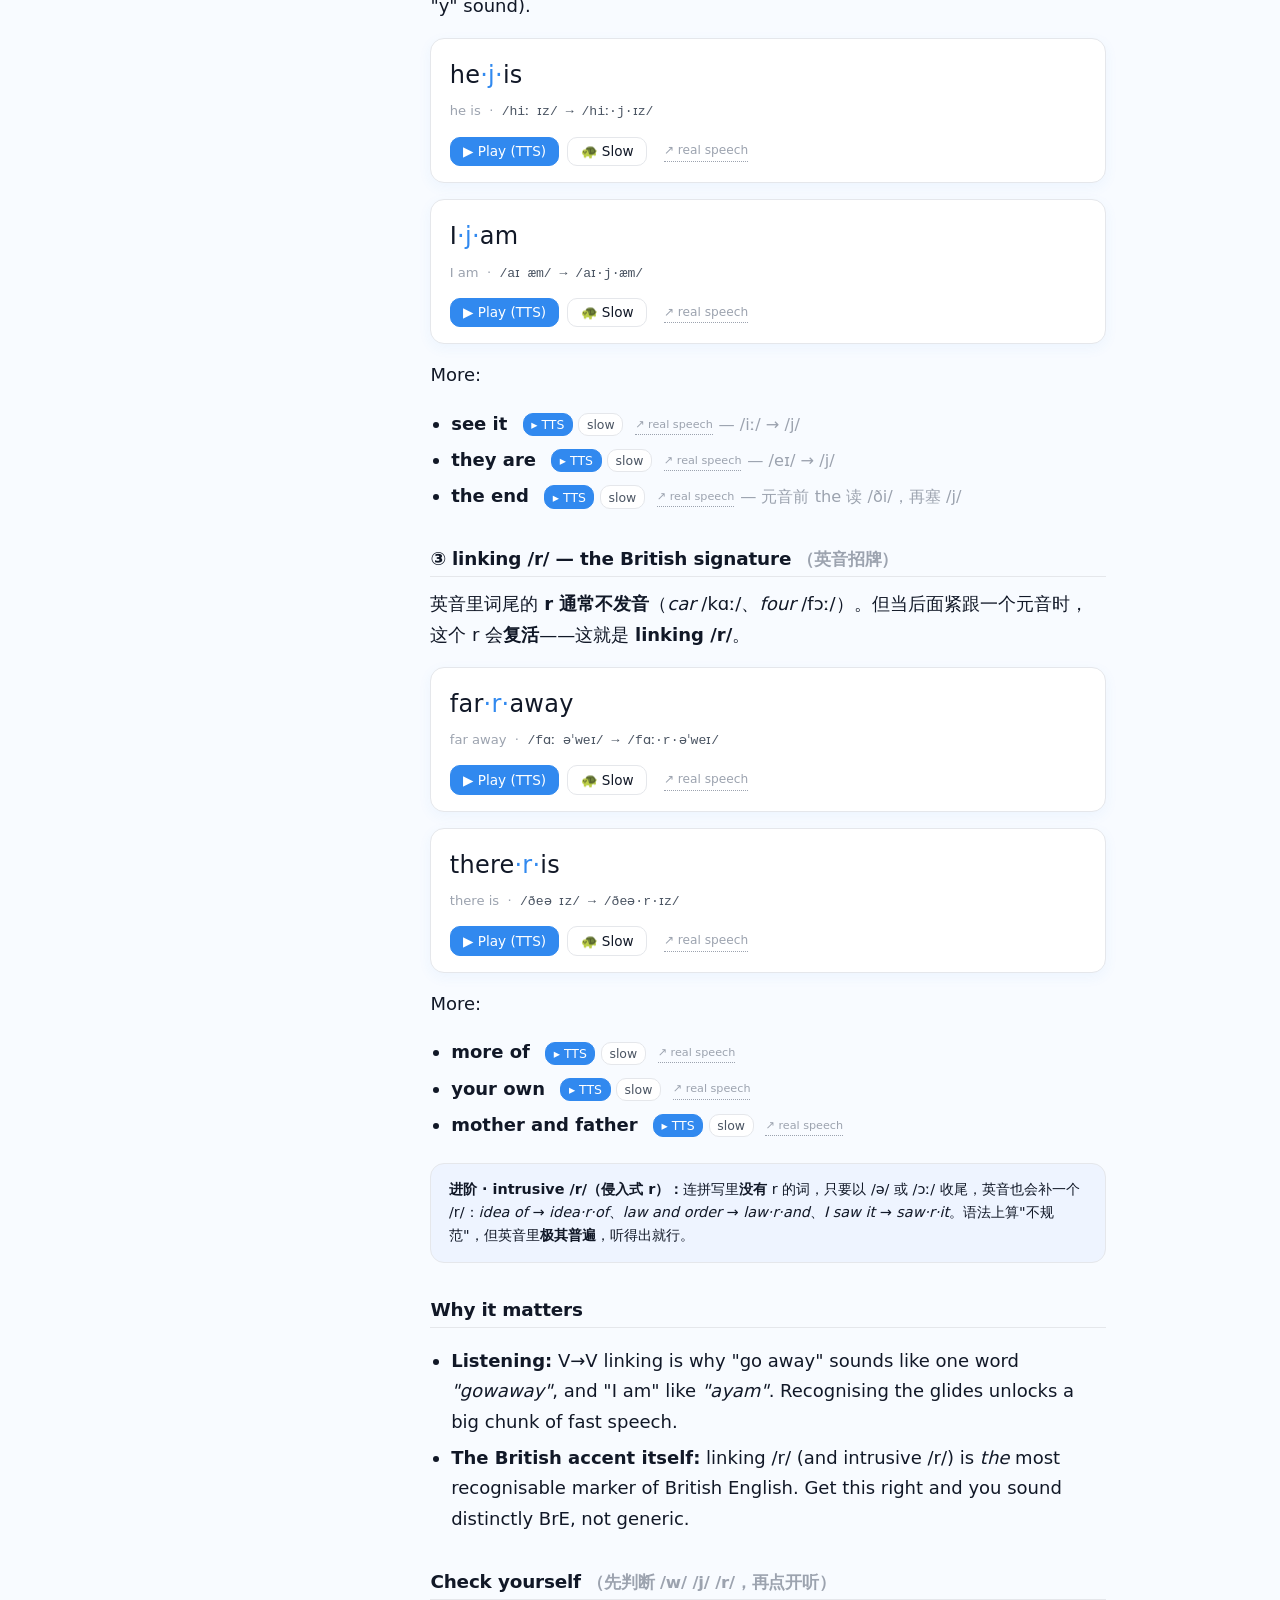
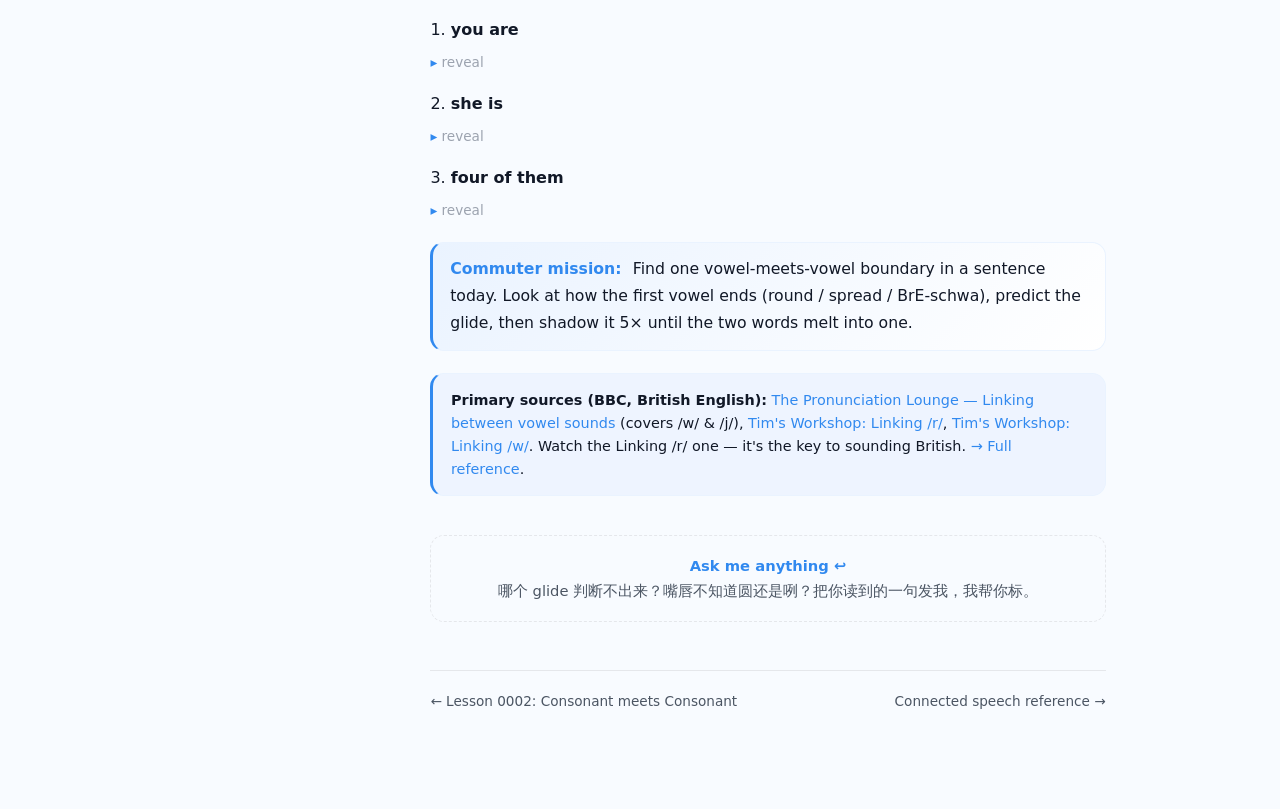
<file: lessons/0003-vowel-to-vowel-linking.html>
<!DOCTYPE html>
<html lang="en">
<head>
<meta charset="utf-8">
<meta name="viewport" content="width=device-width, initial-scale=1">
<title>Lesson 0003 · Vowel → Vowel Linking</title>
<link rel="icon" href="../assets/favicon.svg" type="image/svg+xml">
<link rel="stylesheet" href="../assets/style.css">
<script src="../assets/theme.js"></script>
<script src="../assets/nav.js"></script>
<script src="../assets/shadow.js"></script>
</head>
<body>
<main>

<div class="lesson-head">
  <div class="meta"><span class="tag">Phase 1 · Speaking</span> Lesson 0003 · ~9 min</div>
  <h1>Vowel → Vowel Linking <span class="zh">（元音 + 元音：/w/ /j/ /r/）</span></h1>
  <p class="lead">You've heard these in every daily — <em>"go-w-away"</em>, <em>"he-y-is"</em>, <em>"thei·r·own"</em>. Now here's the system behind them.</p>
</div>

<div class="win">
  <span class="label">Today's win:</span> When two vowels collide, know instantly which glide slides in to connect them — <strong>/w/</strong>, <strong>/j/</strong>, or (British) <strong>/r/</strong> — based on how the first vowel ends.
</div>

<h2>The idea <span class="zh">（嘴型决定一切）</span></h2>
<p>前两课讲辅音怎么连。这一课：词 1 以<strong>元音</strong>结尾、词 2 也以<strong>元音</strong>开头时怎么办？</p>
<p>嘴没法干净地从一个元音跳到另一个（尤其嘴型要变的时候），所以英语会偷偷在中间塞一个<strong>滑音</strong>（glide）。塞哪个，取决于<strong>第一个元音结束时你嘴的形状</strong>：</p>

<table>
  <thead><tr><th>第一个元音怎么收尾</th><th>塞什么</th><th>触发元音</th><th>例子</th></tr></thead>
  <tbody>
    <tr><td>嘴<strong>圆</strong> / 收圆</td><td><span class="kw">/w/</span></td><td><span class="ipa">/uː ʊ əʊ aʊ/</span></td><td>go away, do it, how are</td></tr>
    <tr><td>嘴角<strong>展开</strong></td><td><span class="kw">/j/</span></td><td><span class="ipa">/iː ɪ eɪ aɪ ɔɪ/</span></td><td>he is, I am, see it</td></tr>
    <tr><td>(英音) 以 <span class="ipa">/ə/ /ɔː/</span> 收尾</td><td><span class="kw">/r/</span></td><td>历史上带 r 的词</td><td>far away, there is, more of</td></tr>
  </tbody>
</table>
<p class="zh">记忆口诀：<strong>圆→/w/，咧→/j/，英音余音→/r/</strong>。</p>

<h2>① /w/ — after round-lip vowels <span class="zh">（圆唇收尾）</span></h2>
<p>The first vowel ends with your lips rounded, so they naturally glide into a <strong>/w/</strong> to reach the next vowel.</p>

<div class="shadow" data-phrase="go away">
  <div class="phrase">go<span class="link">·w·</span>away</div>
  <div class="sub">go away &nbsp;·&nbsp; <span class="ipa-mini">/ɡəʊ əˈweɪ/ → /ɡəʊ·w·əˈweɪ/</span></div>
</div>

<div class="shadow" data-phrase="do it">
  <div class="phrase">do<span class="link">·w·</span>it</div>
  <div class="sub">do it &nbsp;·&nbsp; <span class="ipa-mini">/duː ɪt/ → /duː·w·ɪt/</span></div>
</div>

<p>More:</p>
<ul>
  <li><strong>how are</strong> <span class="speakable" data-phrase="how are"></span> <span class="zh">— /aʊ/ 圆唇 → /w/</span></li>
  <li><strong>too often</strong> <span class="speakable" data-phrase="too often"></span> <span class="zh">— /uː/ → /w/</span></li>
  <li><strong>now and then</strong> <span class="speakable" data-phrase="now and then"></span> <span class="zh">— /aʊ/ → /w/</span></li>
</ul>

<h2>② /j/ — after spread vowels <span class="zh">（嘴角展开收尾）</span></h2>
<p>The first vowel ends with lips spread (smile-ish), gliding into a <strong>/j/</strong> (a quick "y" sound).</p>

<div class="shadow" data-phrase="he is">
  <div class="phrase">he<span class="link">·j·</span>is</div>
  <div class="sub">he is &nbsp;·&nbsp; <span class="ipa-mini">/hiː ɪz/ → /hiː·j·ɪz/</span></div>
</div>

<div class="shadow" data-phrase="I am">
  <div class="phrase">I<span class="link">·j·</span>am</div>
  <div class="sub">I am &nbsp;·&nbsp; <span class="ipa-mini">/aɪ æm/ → /aɪ·j·æm/</span></div>
</div>

<p>More:</p>
<ul>
  <li><strong>see it</strong> <span class="speakable" data-phrase="see it"></span> <span class="zh">— /iː/ → /j/</span></li>
  <li><strong>they are</strong> <span class="speakable" data-phrase="they are"></span> <span class="zh">— /eɪ/ → /j/</span></li>
  <li><strong>the end</strong> <span class="speakable" data-phrase="the end"></span> <span class="zh">— 元音前 the 读 /ði/，再塞 /j/</span></li>
</ul>

<h2>③ linking /r/ — the British signature <span class="zh">（英音招牌）</span></h2>
<p>英音里词尾的 <strong>r 通常不发音</strong>（<em>car</em> /kɑː/、<em>four</em> /fɔː/）。但当后面紧跟一个元音时，这个 r 会<strong>复活</strong>——这就是 <strong>linking /r/</strong>。</p>

<div class="shadow" data-phrase="far away">
  <div class="phrase">far<span class="link">·r·</span>away</div>
  <div class="sub">far away &nbsp;·&nbsp; <span class="ipa-mini">/fɑː əˈweɪ/ → /fɑː·r·əˈweɪ/</span></div>
</div>

<div class="shadow" data-phrase="there is">
  <div class="phrase">there<span class="link">·r·</span>is</div>
  <div class="sub">there is &nbsp;·&nbsp; <span class="ipa-mini">/ðeə ɪz/ → /ðeə·r·ɪz/</span></div>
</div>

<p>More:</p>
<ul>
  <li><strong>more of</strong> <span class="speakable" data-phrase="more of"></span></li>
  <li><strong>your own</strong> <span class="speakable" data-phrase="your own"></span></li>
  <li><strong>mother and father</strong> <span class="speakable" data-phrase="mother and father"></span></li>
</ul>

<div class="callout">
  <strong>进阶 · intrusive /r/（侵入式 r）：</strong>连拼写里<strong>没有</strong> r 的词，只要以 /ə/ 或 /ɔː/ 收尾，英音也会补一个 /r/：<em>idea of</em> → <em>idea·r·of</em>、<em>law and order</em> → <em>law·r·and</em>、<em>I saw it</em> → <em>saw·r·it</em>。语法上算"不规范"，但英音里<strong>极其普遍</strong>，听得出就行。
</div>

<h2>Why it matters</h2>
<ul>
  <li><strong>Listening:</strong> V→V linking is why "go away" sounds like one word <em>"gowaway"</em>, and "I am" like <em>"ayam"</em>. Recognising the glides unlocks a big chunk of fast speech.</li>
  <li><strong>The British accent itself:</strong> linking /r/ (and intrusive /r/) is <em>the</em> most recognisable marker of British English. Get this right and you sound distinctly BrE, not generic.</li>
</ul>

<h2>Check yourself <span class="zh">（先判断 /w/ /j/ /r/，再点开听）</span></h2>

<div class="reveal">
  <div class="q">1. <strong>you are</strong></div>
  <details><summary>reveal</summary>
    <div class="ans"><span class="kw">/w/</span> — you<span class="kw">·w·</span>are <span class="ipa">/juː·w·ɑː/</span> &nbsp;<span class="zh">— /uː/ 圆唇</span>
      <span class="speakable" data-phrase="you are"></span></div>
  </details>
</div>

<div class="reveal">
  <div class="q">2. <strong>she is</strong></div>
  <details><summary>reveal</summary>
    <div class="ans"><span class="kw">/j/</span> — she<span class="kw">·j·</span>is <span class="ipa">/ʃiː·j·ɪz/</span> &nbsp;<span class="zh">— /iː/ 展唇</span>
      <span class="speakable" data-phrase="she is"></span></div>
  </details>
</div>

<div class="reveal">
  <div class="q">3. <strong>four of them</strong></div>
  <details><summary>reveal</summary>
    <div class="ans"><span class="kw">/r/</span> — four<span class="kw">·r·</span>of <span class="ipa">/fɔː·r·əv/</span> &nbsp;<span class="zh">— 英音 linking /r/</span>
      <span class="speakable" data-phrase="four of them"></span></div>
  </details>
</div>

<div class="win">
  <span class="label">Commuter mission:</span> Find one vowel-meets-vowel boundary in a sentence today. Look at how the first vowel ends (round / spread / BrE-schwa), predict the glide, then shadow it 5× until the two words melt into one.
</div>

<div class="callout primary">
  <strong>Primary sources (BBC, British English):</strong>
  <a href="https://www.bbc.co.uk/learningenglish/features/the_pronunciation_lounge/episode_14" target="_blank" rel="noopener">The Pronunciation Lounge — Linking between vowel sounds</a> (covers /w/ &amp; /j/),
  <a href="https://www.bbc.co.uk/learningenglish/features/pronunciation/tims-pronunciation-workshop-ep-2" target="_blank" rel="noopener">Tim's Workshop: Linking /r/</a>,
  <a href="https://www.bbc.co.uk/learningenglish/features/pronunciation/tims-pronunciation-workshop-ep-7" target="_blank" rel="noopener">Tim's Workshop: Linking /w/</a>.
  Watch the Linking /r/ one — it's the key to sounding British. <a href="../reference/connected-speech.html">→ Full reference</a>.
</div>

<div class="ask-box">
  <span class="icon">Ask me anything ↩</span><br>
  哪个 glide 判断不出来？嘴唇不知道圆还是咧？把你读到的一句发我，我帮你标。
</div>

<nav class="pager">
  <a href="0002-consonant-meets-consonant.html">← Lesson 0002: Consonant meets Consonant</a>
  <a class="next" href="../reference/connected-speech.html">Connected speech reference →</a>
</nav>

</main>
</body>
</html>
</file>
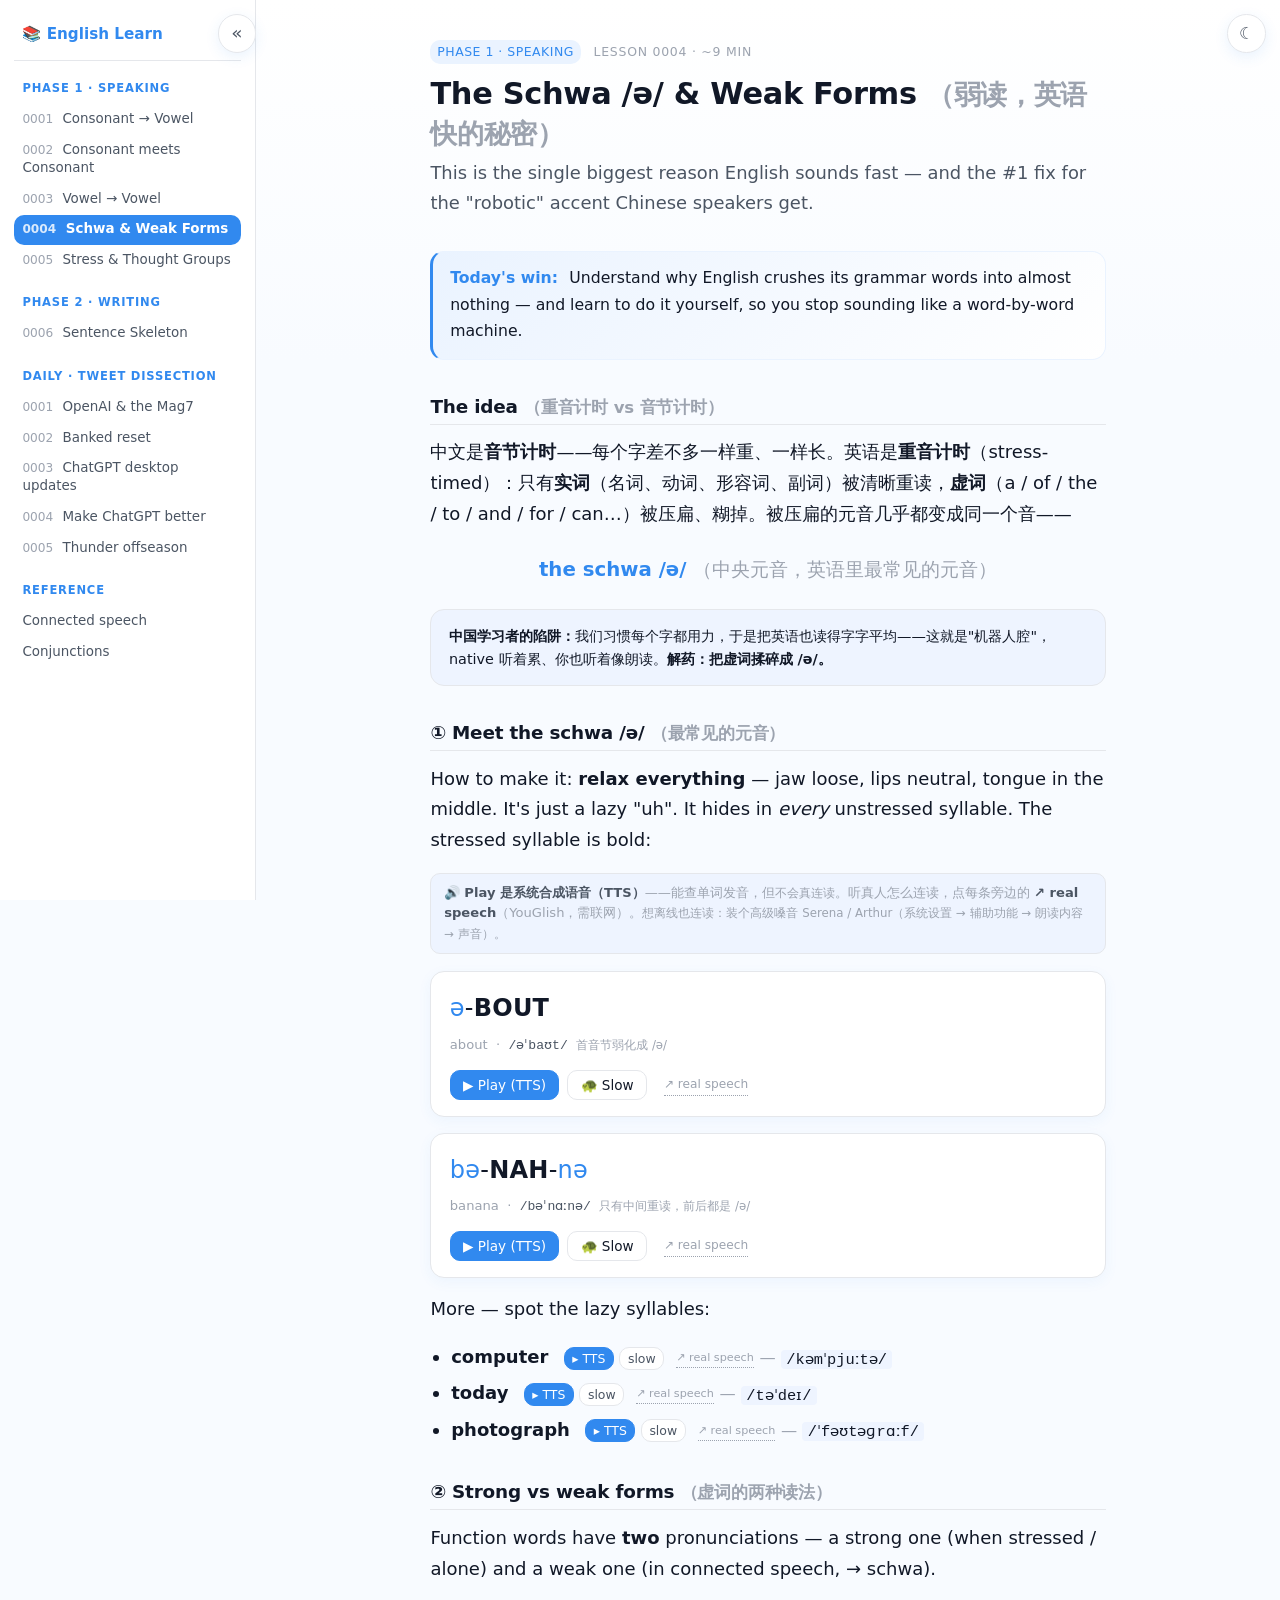
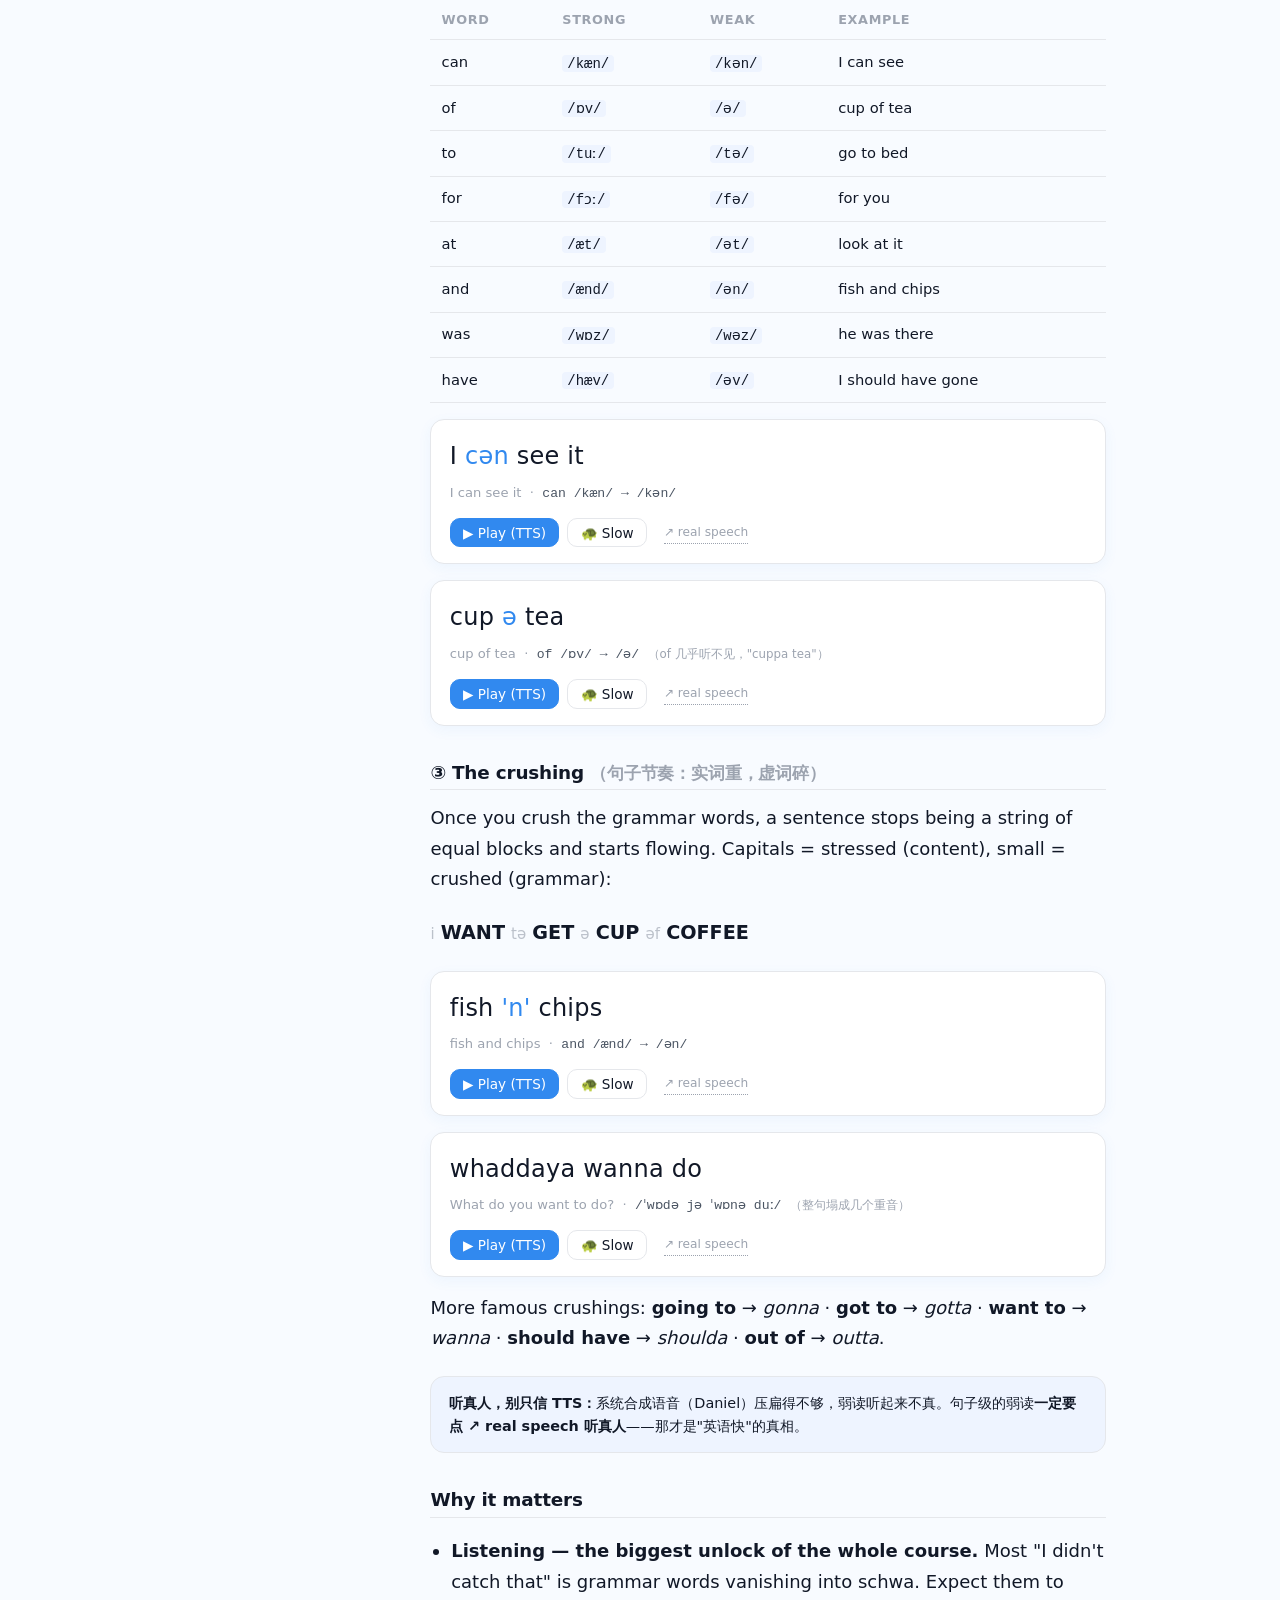
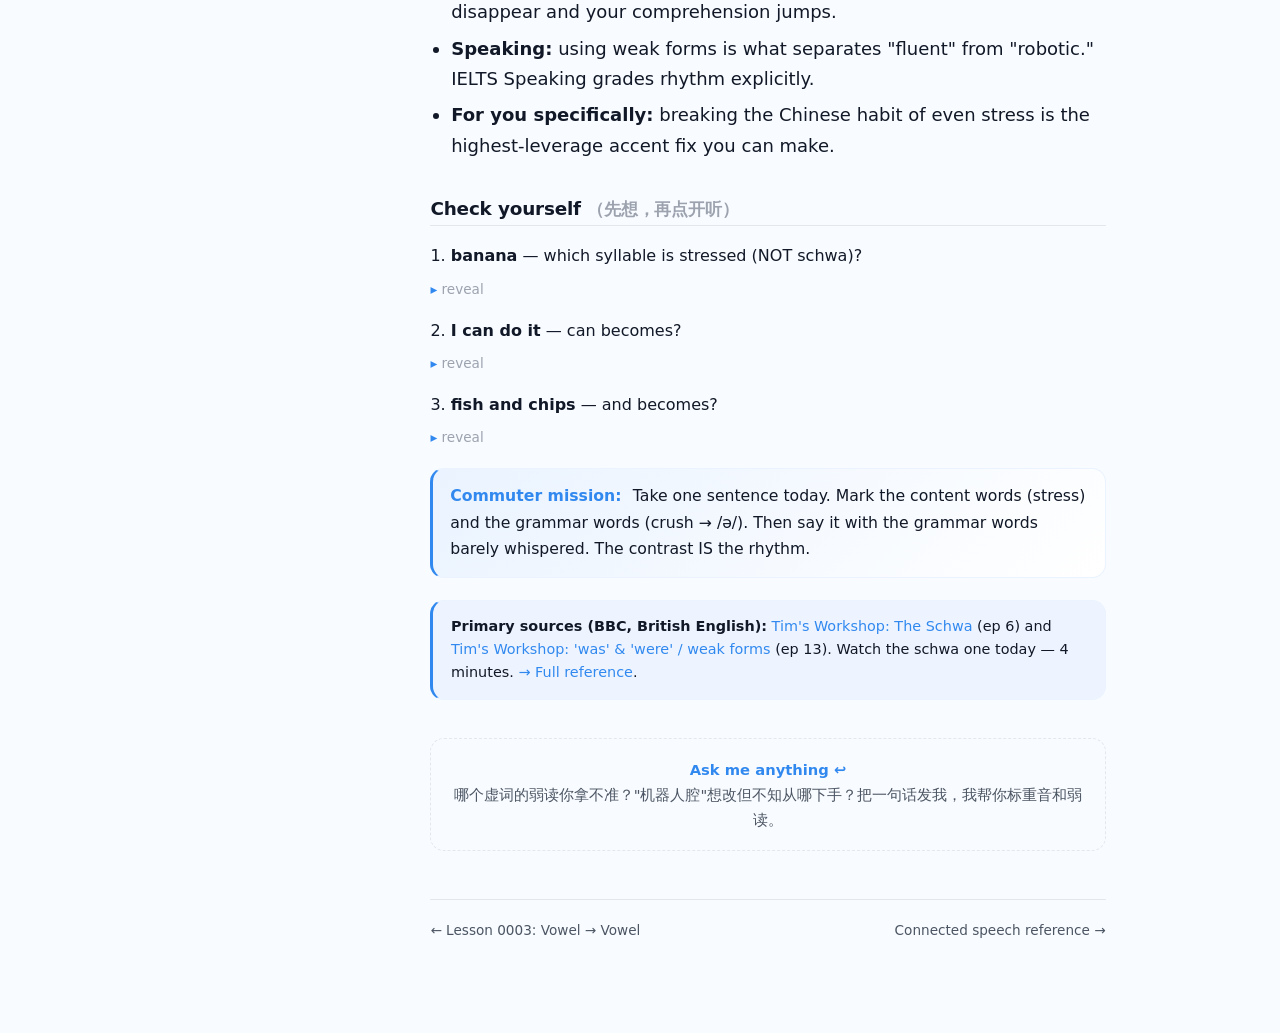
<file: lessons/0004-schwa-and-weak-forms.html>
<!DOCTYPE html>
<html lang="en">
<head>
<meta charset="utf-8">
<meta name="viewport" content="width=device-width, initial-scale=1">
<title>Lesson 0004 · The Schwa /ə/ &amp; Weak Forms</title>
<link rel="icon" href="../assets/favicon.svg" type="image/svg+xml">
<link rel="stylesheet" href="../assets/style.css">
<script src="../assets/theme.js"></script>
<script src="../assets/nav.js"></script>
<script src="../assets/shadow.js"></script>
</head>
<body>
<main>

<div class="lesson-head">
  <div class="meta"><span class="tag">Phase 1 · Speaking</span> Lesson 0004 · ~9 min</div>
  <h1>The Schwa /ə/ &amp; Weak Forms <span class="zh">（弱读，英语快的秘密）</span></h1>
  <p class="lead">This is the single biggest reason English sounds fast — and the #1 fix for the "robotic" accent Chinese speakers get.</p>
</div>

<div class="win">
  <span class="label">Today's win:</span> Understand why English crushes its grammar words into almost nothing — and learn to do it yourself, so you stop sounding like a word-by-word machine.
</div>

<h2>The idea <span class="zh">（重音计时 vs 音节计时）</span></h2>
<p>中文是<strong>音节计时</strong>——每个字差不多一样重、一样长。英语是<strong>重音计时</strong>（stress-timed）：只有<strong>实词</strong>（名词、动词、形容词、副词）被清晰重读，<strong>虚词</strong>（a / of / the / to / and / for / can…）被压扁、糊掉。被压扁的元音几乎都变成同一个音——</p>

<p style="text-align:center; font-size:1.3rem; margin:1.4rem 0;">
  <span class="kw">the schwa /ə/</span> <span class="zh">（中央元音，英语里最常见的元音）</span>
</p>

<div class="callout">
  <strong>中国学习者的陷阱：</strong>我们习惯每个字都用力，于是把英语也读得字字平均——这就是"机器人腔"，native 听着累、你也听着像朗读。<strong>解药：把虚词揉碎成 /ə/。</strong>
</div>

<h2>① Meet the schwa /ə/ <span class="zh">（最常见的元音）</span></h2>
<p>How to make it: <strong>relax everything</strong> — jaw loose, lips neutral, tongue in the middle. It's just a lazy "uh". It hides in <em>every</em> unstressed syllable. The stressed syllable is bold:</p>

<div class="shadow" data-phrase="about">
  <div class="phrase"><span class="link">ə</span>-<strong>BOUT</strong></div>
  <div class="sub">about &nbsp;·&nbsp; <span class="ipa-mini">/əˈbaʊt/</span> &nbsp;<span class="zh">首音节弱化成 /ə/</span></div>
</div>

<div class="shadow" data-phrase="banana">
  <div class="phrase"><span class="link">bə</span>-<strong>NAH</strong>-<span class="link">nə</span></div>
  <div class="sub">banana &nbsp;·&nbsp; <span class="ipa-mini">/bəˈnɑːnə/</span> &nbsp;<span class="zh">只有中间重读，前后都是 /ə/</span></div>
</div>

<p>More — spot the lazy syllables:</p>
<ul>
  <li><strong>computer</strong> <span class="speakable" data-phrase="computer"></span> <span class="zh">— <span class="ipa">/kəmˈpjuːtə/</span></span></li>
  <li><strong>today</strong> <span class="speakable" data-phrase="today"></span> <span class="zh">— <span class="ipa">/təˈdeɪ/</span></span></li>
  <li><strong>photograph</strong> <span class="speakable" data-phrase="photograph"></span> <span class="zh">— <span class="ipa">/ˈfəʊtəɡrɑːf/</span></span></li>
</ul>

<h2>② Strong vs weak forms <span class="zh">（虚词的两种读法）</span></h2>
<p>Function words have <strong>two</strong> pronunciations — a strong one (when stressed / alone) and a weak one (in connected speech, → schwa).</p>

<table>
  <thead><tr><th>Word</th><th>Strong</th><th>Weak</th><th>Example</th></tr></thead>
  <tbody>
    <tr><td>can</td><td><span class="ipa">/kæn/</span></td><td><span class="ipa">/kən/</span></td><td>I can see</td></tr>
    <tr><td>of</td><td><span class="ipa">/ɒv/</span></td><td><span class="ipa">/ə/</span></td><td>cup of tea</td></tr>
    <tr><td>to</td><td><span class="ipa">/tuː/</span></td><td><span class="ipa">/tə/</span></td><td>go to bed</td></tr>
    <tr><td>for</td><td><span class="ipa">/fɔː/</span></td><td><span class="ipa">/fə/</span></td><td>for you</td></tr>
    <tr><td>at</td><td><span class="ipa">/æt/</span></td><td><span class="ipa">/ət/</span></td><td>look at it</td></tr>
    <tr><td>and</td><td><span class="ipa">/ænd/</span></td><td><span class="ipa">/ən/</span></td><td>fish and chips</td></tr>
    <tr><td>was</td><td><span class="ipa">/wɒz/</span></td><td><span class="ipa">/wəz/</span></td><td>he was there</td></tr>
    <tr><td>have</td><td><span class="ipa">/hæv/</span></td><td><span class="ipa">/əv/</span></td><td>I should have gone</td></tr>
  </tbody>
</table>

<div class="shadow" data-phrase="I can see it">
  <div class="phrase">I <span class="link">cən</span> see it</div>
  <div class="sub">I can see it &nbsp;·&nbsp; <span class="ipa-mini">can /kæn/ → /kən/</span></div>
</div>

<div class="shadow" data-phrase="cup of tea">
  <div class="phrase">cup <span class="link">ə</span> tea</div>
  <div class="sub">cup of tea &nbsp;·&nbsp; <span class="ipa-mini">of /ɒv/ → /ə/</span> &nbsp;<span class="zh">（of 几乎听不见，"cuppa tea"）</span></div>
</div>

<h2>③ The crushing <span class="zh">（句子节奏：实词重，虚词碎）</span></h2>
<p>Once you crush the grammar words, a sentence stops being a string of equal blocks and starts flowing. Capitals = stressed (content), small = crushed (grammar):</p>

<div class="stressmap">
  <span class="w">i</span> <span class="s">WANT</span> <span class="w">tə</span> <span class="s">GET</span> <span class="w">ə</span> <span class="s">CUP</span> <span class="w">əf</span> <span class="s">COFFEE</span>
</div>

<div class="shadow" data-phrase="fish and chips">
  <div class="phrase">fish <span class="link">'n'</span> chips</div>
  <div class="sub">fish and chips &nbsp;·&nbsp; <span class="ipa-mini">and /ænd/ → /ən/</span></div>
</div>

<div class="shadow" data-phrase="What do you want to do?">
  <div class="phrase">whaddaya wanna do</div>
  <div class="sub">What do you want to do? &nbsp;·&nbsp; <span class="ipa-mini">/ˈwɒdə jə ˈwɒnə duː/</span> &nbsp;<span class="zh">（整句塌成几个重音）</span></div>
</div>

<p>More famous crushings: <strong>going to</strong> → <em>gonna</em> · <strong>got to</strong> → <em>gotta</em> · <strong>want to</strong> → <em>wanna</em> · <strong>should have</strong> → <em>shoulda</em> · <strong>out of</strong> → <em>outta</em>.</p>

<div class="callout">
  <strong>听真人，别只信 TTS：</strong>系统合成语音（Daniel）压扁得不够，弱读听起来不真。句子级的弱读<strong>一定要点 ↗ real speech 听真人</strong>——那才是"英语快"的真相。
</div>

<h2>Why it matters</h2>
<ul>
  <li><strong>Listening — the biggest unlock of the whole course.</strong> Most "I didn't catch that" is grammar words vanishing into schwa. Expect them to disappear and your comprehension jumps.</li>
  <li><strong>Speaking:</strong> using weak forms is what separates "fluent" from "robotic." IELTS Speaking grades rhythm explicitly.</li>
  <li><strong>For you specifically:</strong> breaking the Chinese habit of even stress is the highest-leverage accent fix you can make.</li>
</ul>

<h2>Check yourself <span class="zh">（先想，再点开听）</span></h2>

<div class="reveal">
  <div class="q">1. <strong>banana</strong> — which syllable is stressed (NOT schwa)?</div>
  <details><summary>reveal</summary>
    <div class="ans"><span class="link">bə</span>-<strong>NAH</strong>-<span class="link">nə</span> &nbsp;<span class="zh">— 只有中间重读</span>
      <span class="speakable" data-phrase="banana"></span></div>
  </details>
</div>

<div class="reveal">
  <div class="q">2. <strong>I can do it</strong> — can becomes?</div>
  <details><summary>reveal</summary>
    <div class="ans">I <span class="kw">/kən/</span> do it &nbsp;<span class="zh">— 弱读</span>
      <span class="speakable" data-phrase="I can do it"></span></div>
  </details>
</div>

<div class="reveal">
  <div class="q">3. <strong>fish and chips</strong> — and becomes?</div>
  <details><summary>reveal</summary>
    <div class="ans">fish <span class="kw">'n'</span> chips <span class="ipa">/fɪʃ ən tʃɪps/</span>
      <span class="speakable" data-phrase="fish and chips"></span></div>
  </details>
</div>

<div class="win">
  <span class="label">Commuter mission:</span> Take one sentence today. Mark the content words (stress) and the grammar words (crush → /ə/). Then say it with the grammar words barely whispered. The contrast IS the rhythm.
</div>

<div class="callout primary">
  <strong>Primary sources (BBC, British English):</strong>
  <a href="https://www.bbc.co.uk/learningenglish/features/pronunciation/tims-pronunciation-workshop-ep-6" target="_blank" rel="noopener">Tim's Workshop: The Schwa</a> (ep 6) and
  <a href="https://www.bbc.co.uk/learningenglish/features/pronunciation/tims-pronunciation-workshop-ep-13" target="_blank" rel="noopener">Tim's Workshop: 'was' &amp; 'were' / weak forms</a> (ep 13). Watch the schwa one today — 4 minutes. <a href="../reference/connected-speech.html">→ Full reference</a>.
</div>

<div class="ask-box">
  <span class="icon">Ask me anything ↩</span><br>
  哪个虚词的弱读你拿不准？"机器人腔"想改但不知从哪下手？把一句话发我，我帮你标重音和弱读。
</div>

<nav class="pager">
  <a href="0003-vowel-to-vowel-linking.html">← Lesson 0003: Vowel → Vowel</a>
  <a class="next" href="../reference/connected-speech.html">Connected speech reference →</a>
</nav>

</main>
</body>
</html>
</file>
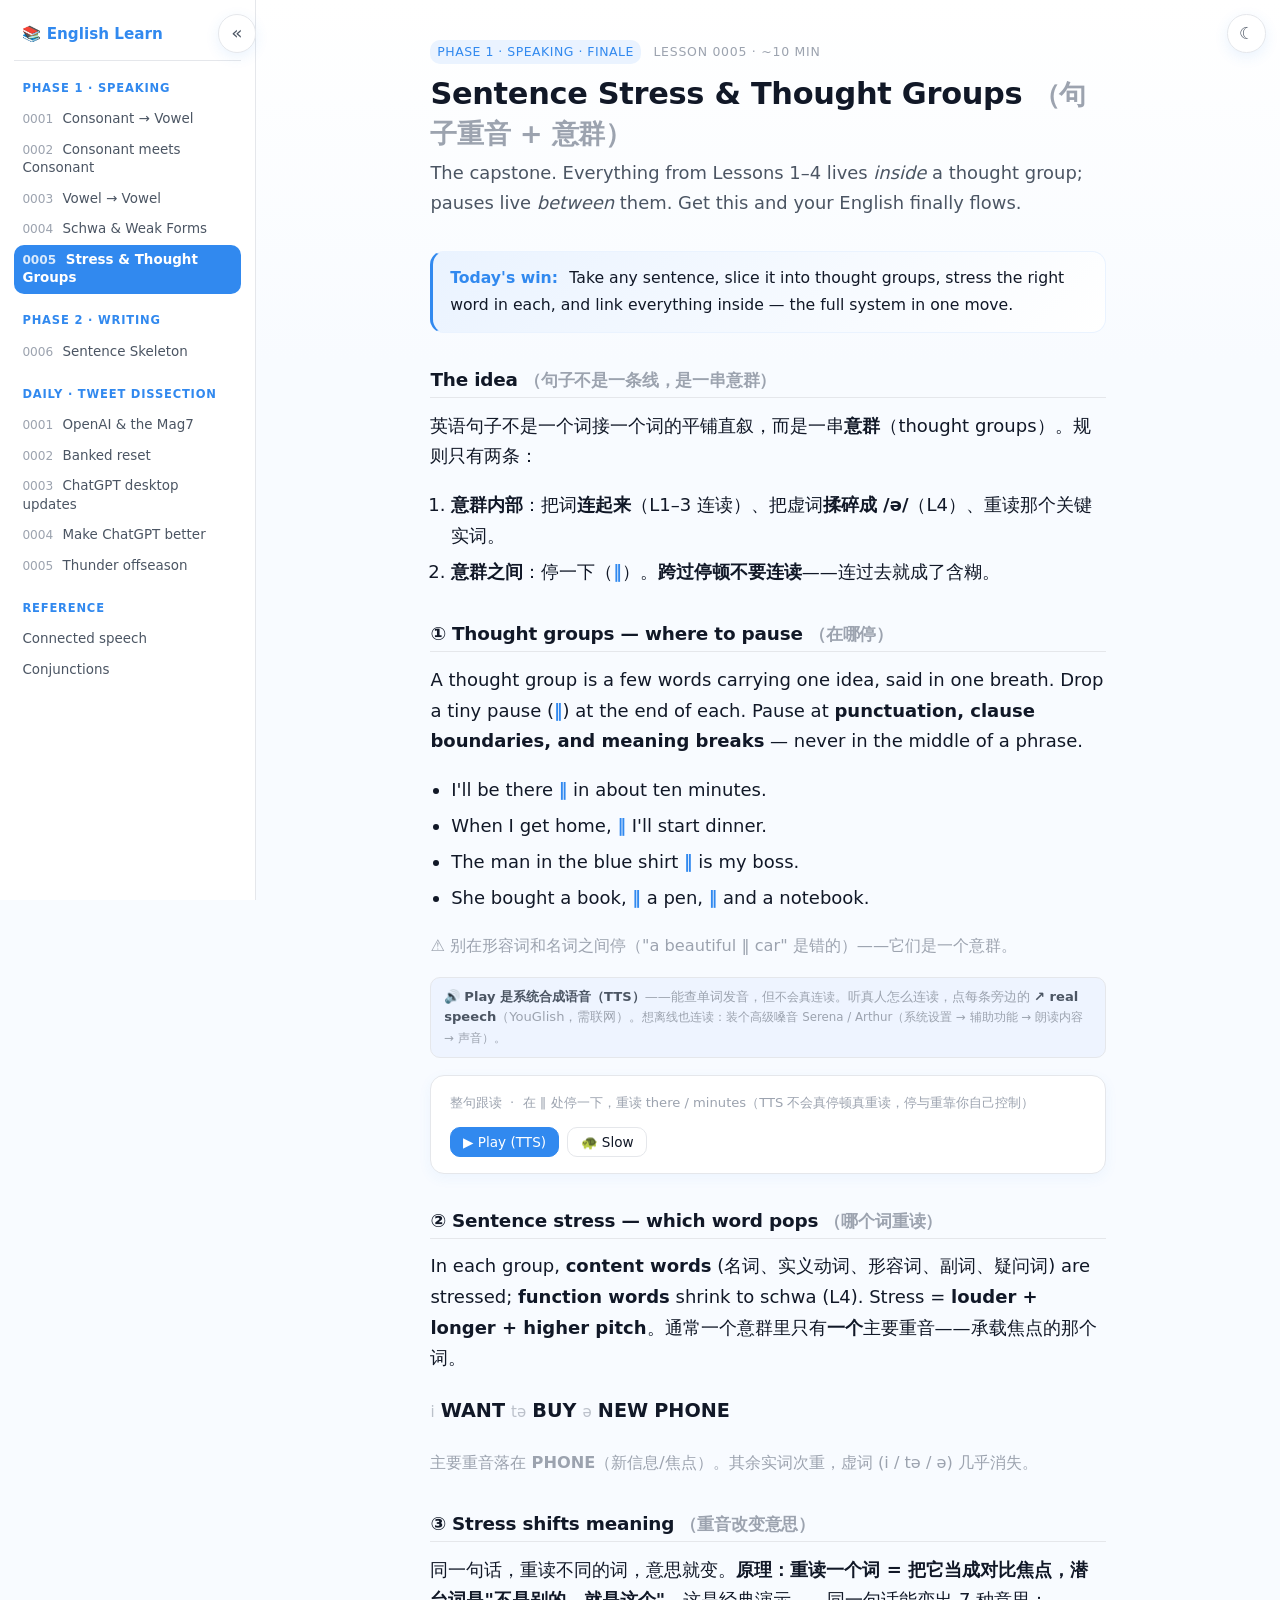
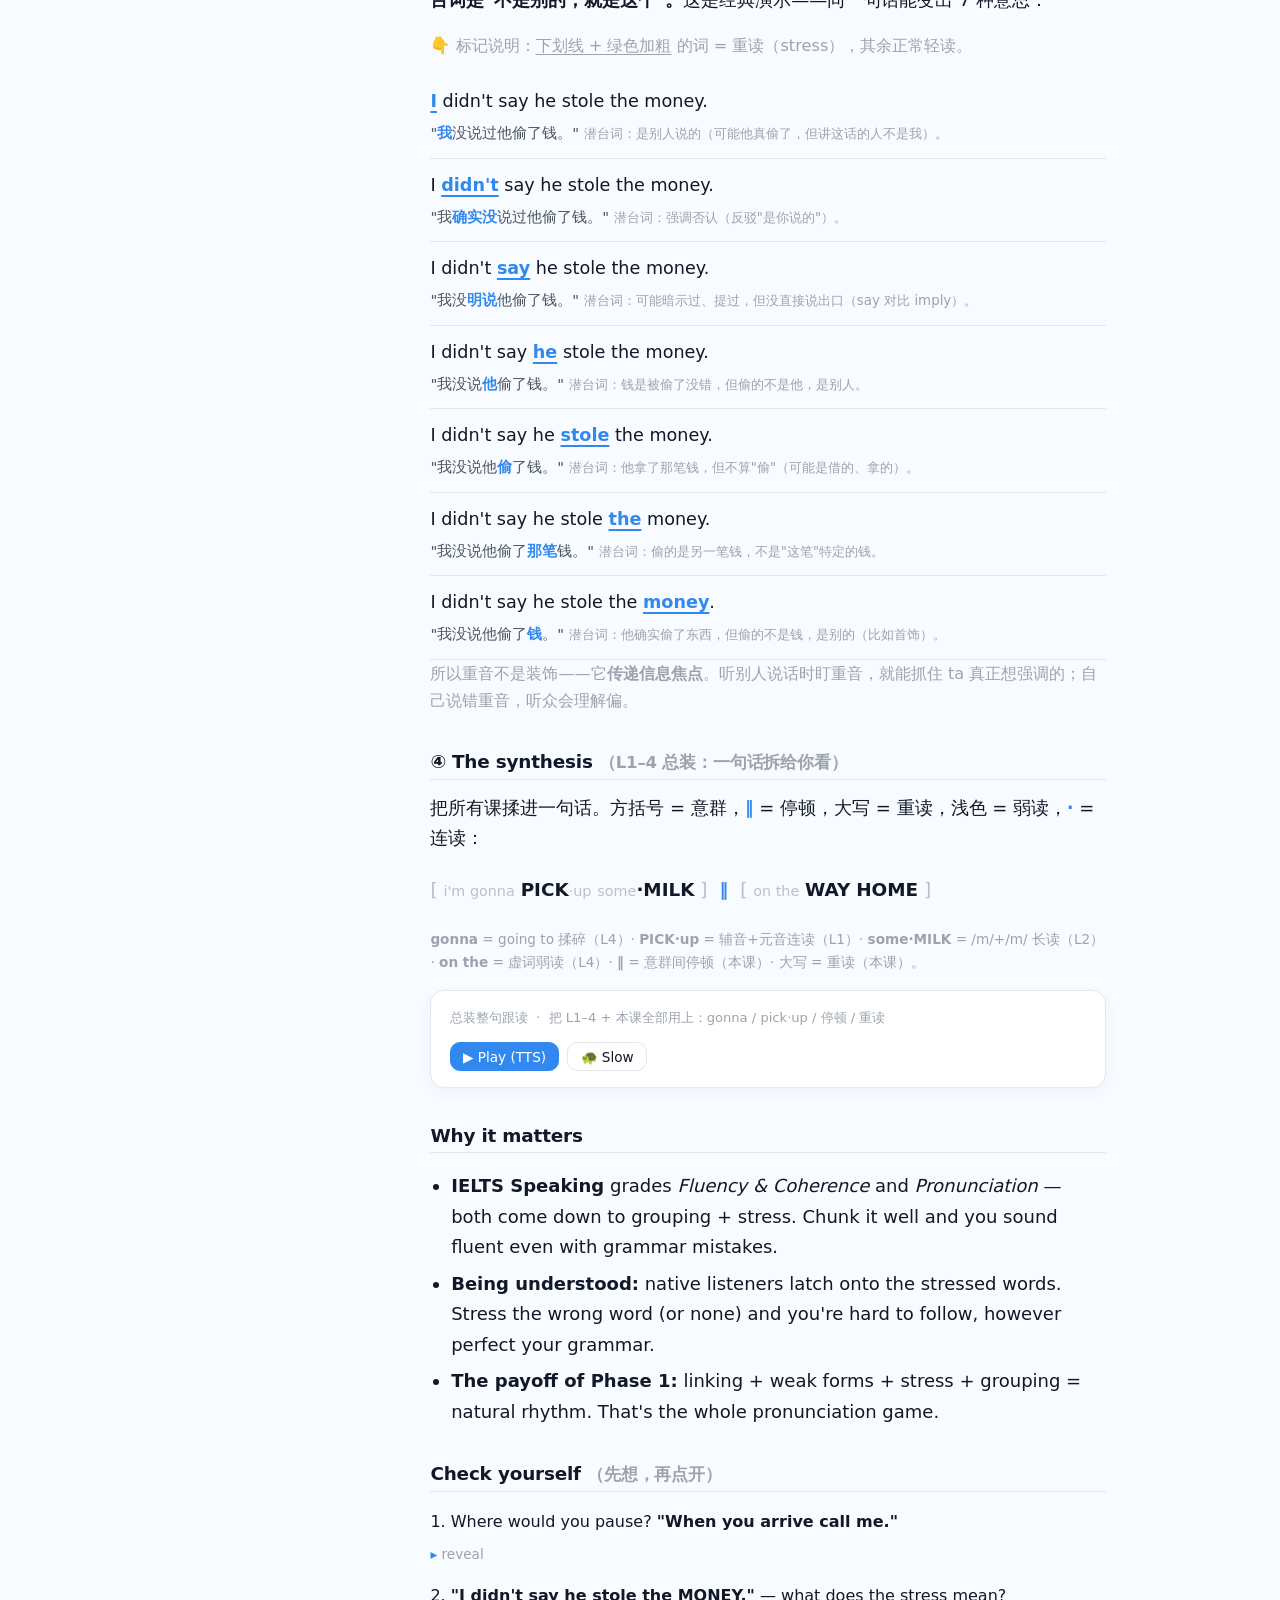
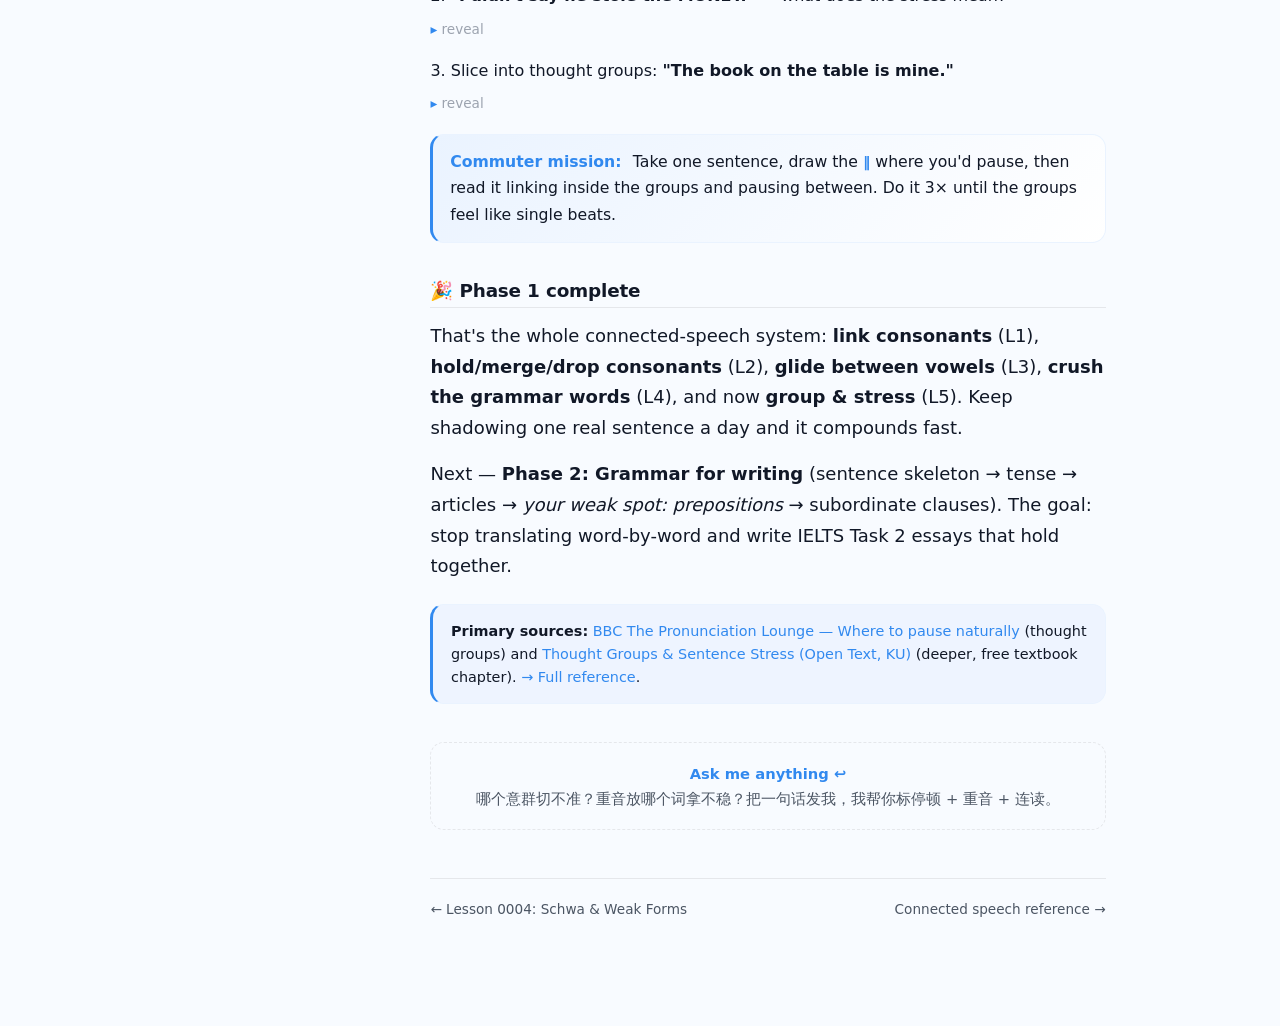
<file: lessons/0005-sentence-stress-thought-groups.html>
<!DOCTYPE html>
<html lang="en">
<head>
<meta charset="utf-8">
<meta name="viewport" content="width=device-width, initial-scale=1">
<title>Lesson 0005 · Sentence Stress &amp; Thought Groups</title>
<link rel="icon" href="../assets/favicon.svg" type="image/svg+xml">
<link rel="stylesheet" href="../assets/style.css">
<script src="../assets/theme.js"></script>
<script src="../assets/nav.js"></script>
<script src="../assets/shadow.js"></script>
</head>
<body>
<main>

<div class="lesson-head">
  <div class="meta"><span class="tag">Phase 1 · Speaking · FINALE</span> Lesson 0005 · ~10 min</div>
  <h1>Sentence Stress &amp; Thought Groups <span class="zh">（句子重音 + 意群）</span></h1>
  <p class="lead">The capstone. Everything from Lessons 1–4 lives <em>inside</em> a thought group; pauses live <em>between</em> them. Get this and your English finally flows.</p>
</div>

<div class="win">
  <span class="label">Today's win:</span> Take any sentence, slice it into thought groups, stress the right word in each, and link everything inside — the full system in one move.
</div>

<h2>The idea <span class="zh">（句子不是一条线，是一串意群）</span></h2>
<p>英语句子不是一个词接一个词的平铺直叙，而是一串<strong>意群</strong>（thought groups）。规则只有两条：</p>
<ol>
  <li><strong>意群内部</strong>：把词<strong>连起来</strong>（L1–3 连读）、把虚词<strong>揉碎成 /ə/</strong>（L4）、重读那个关键实词。</li>
  <li><strong>意群之间</strong>：停一下（<span class="kw">‖</span>）。<strong>跨过停顿不要连读</strong>——连过去就成了含糊。</li>
</ol>

<h2>① Thought groups — where to pause <span class="zh">（在哪停）</span></h2>
<p>A thought group is a few words carrying one idea, said in one breath. Drop a tiny pause (<span class="kw">‖</span>) at the end of each. Pause at <strong>punctuation, clause boundaries, and meaning breaks</strong> — never in the middle of a phrase.</p>

<ul>
  <li>I'll be there <span class="kw">‖</span> in about ten minutes.</li>
  <li>When I get home, <span class="kw">‖</span> I'll start dinner.</li>
  <li>The man in the blue shirt <span class="kw">‖</span> is my boss.</li>
  <li>She bought a book, <span class="kw">‖</span> a pen, <span class="kw">‖</span> and a notebook.</li>
</ul>
<p class="zh">⚠️ 别在形容词和名词之间停（"a beautiful ‖ car" 是错的）——它们是一个意群。</p>

<div class="shadow" data-phrase="I'll be there in about ten minutes." data-rate="0.9" data-slow="0.5">
  <div class="sub">整句跟读 &nbsp;·&nbsp; 在 ‖ 处停一下，重读 there / minutes（TTS 不会真停顿真重读，停与重靠你自己控制）</div>
</div>

<h2>② Sentence stress — which word pops <span class="zh">（哪个词重读）</span></h2>
<p>In each group, <strong>content words</strong> (名词、实义动词、形容词、副词、疑问词) are stressed; <strong>function words</strong> shrink to schwa (L4). Stress = <strong>louder + longer + higher pitch</strong>。通常一个意群里只有<strong>一个</strong>主要重音——承载焦点的那个词。</p>

<div class="stressmap">
  <span class="w">i</span> <span class="s">WANT</span> <span class="w">tə</span> <span class="s">BUY</span> <span class="w">ə</span> <span class="s">NEW</span> <span class="s">PHONE</span>
</div>
<p class="zh">主要重音落在 <strong>PHONE</strong>（新信息/焦点）。其余实词次重，虚词 (i / tə / ə) 几乎消失。</p>

<h2>③ Stress shifts meaning <span class="zh">（重音改变意思）</span></h2>
<p>同一句话，重读不同的词，意思就变。<strong>原理：重读一个词 = 把它当成对比焦点，潜台词是"不是别的，就是这个"。</strong>这是经典演示——同一句话能变出 7 种意思：</p>
<p class="zh">👇 标记说明：<span class="stress" style="text-decoration:underline;text-underline-offset:3px;">下划线 + 绿色加粗</span> 的词 = 重读（stress），其余正常轻读。</p>

<div class="ss">
  <div class="ss-en"><span class="stress">I</span> didn't say he stole the money.</div>
  <div class="ss-cn">"<span class="stress">我</span>没说过他偷了钱。" <span class="zh">潜台词：是别人说的（可能他真偷了，但讲这话的人不是我）。</span></div>
</div>

<div class="ss">
  <div class="ss-en">I <span class="stress">didn't</span> say he stole the money.</div>
  <div class="ss-cn">"我<span class="stress">确实没</span>说过他偷了钱。" <span class="zh">潜台词：强调否认（反驳"是你说的"）。</span></div>
</div>

<div class="ss">
  <div class="ss-en">I didn't <span class="stress">say</span> he stole the money.</div>
  <div class="ss-cn">"我没<span class="stress">明说</span>他偷了钱。" <span class="zh">潜台词：可能暗示过、提过，但没直接说出口（say 对比 imply）。</span></div>
</div>

<div class="ss">
  <div class="ss-en">I didn't say <span class="stress">he</span> stole the money.</div>
  <div class="ss-cn">"我没说<span class="stress">他</span>偷了钱。" <span class="zh">潜台词：钱是被偷了没错，但偷的不是他，是别人。</span></div>
</div>

<div class="ss">
  <div class="ss-en">I didn't say he <span class="stress">stole</span> the money.</div>
  <div class="ss-cn">"我没说他<span class="stress">偷</span>了钱。" <span class="zh">潜台词：他拿了那笔钱，但不算"偷"（可能是借的、拿的）。</span></div>
</div>

<div class="ss">
  <div class="ss-en">I didn't say he stole <span class="stress">the</span> money.</div>
  <div class="ss-cn">"我没说他偷了<span class="stress">那笔</span>钱。" <span class="zh">潜台词：偷的是另一笔钱，不是"这笔"特定的钱。</span></div>
</div>

<div class="ss">
  <div class="ss-en">I didn't say he stole the <span class="stress">money</span>.</div>
  <div class="ss-cn">"我没说他偷了<span class="stress">钱</span>。" <span class="zh">潜台词：他确实偷了东西，但偷的不是钱，是别的（比如首饰）。</span></div>
</div>

<p class="zh">所以重音不是装饰——它<strong>传递信息焦点</strong>。听别人说话时盯重音，就能抓住 ta 真正想强调的；自己说错重音，听众会理解偏。</p>

<h2>④ The synthesis <span class="zh">（L1–4 总装：一句话拆给你看）</span></h2>
<p>把所有课揉进一句话。方括号 = 意群，<span class="kw">‖</span> = 停顿，大写 = 重读，浅色 = 弱读，<span class="kw">·</span> = 连读：</p>

<div class="stressmap" style="font-size:1.15rem;">
  <span class="gb">[</span> <span class="w">i'm gonna</span> <span class="s">PICK</span><span class="w">·up</span> <span class="w">some</span><span class="s">·MILK</span> <span class="gb">]</span>
  <span class="pause">‖</span>
  <span class="gb">[</span> <span class="w">on the</span> <span class="s">WAY</span> <span class="s">HOME</span> <span class="gb">]</span>
</div>
<p class="zh" style="font-size:.85rem; line-height:1.7;">
  <strong>gonna</strong> = going to 揉碎（L4）· <strong>PICK·up</strong> = 辅音+元音连读（L1）· <strong>some·MILK</strong> = /m/+/m/ 长读（L2）· <strong>on the</strong> = 虚词弱读（L4）· <strong>‖</strong> = 意群间停顿（本课）· 大写 = 重读（本课）。
</p>

<div class="shadow" data-phrase="I'm going to pick up some milk on the way home." data-rate="0.9" data-slow="0.5">
  <div class="sub">总装整句跟读 &nbsp;·&nbsp; 把 L1–4 + 本课全部用上：gonna / pick·up / 停顿 / 重读</div>
</div>

<h2>Why it matters</h2>
<ul>
  <li><strong>IELTS Speaking</strong> grades <em>Fluency &amp; Coherence</em> and <em>Pronunciation</em> — both come down to grouping + stress. Chunk it well and you sound fluent even with grammar mistakes.</li>
  <li><strong>Being understood:</strong> native listeners latch onto the stressed words. Stress the wrong word (or none) and you're hard to follow, however perfect your grammar.</li>
  <li><strong>The payoff of Phase 1:</strong> linking + weak forms + stress + grouping = natural rhythm. That's the whole pronunciation game.</li>
</ul>

<h2>Check yourself <span class="zh">（先想，再点开）</span></h2>

<div class="reveal">
  <div class="q">1. Where would you pause? <strong>"When you arrive call me."</strong></div>
  <details><summary>reveal</summary>
    <div class="ans">When you arrive, <span class="kw">‖</span> call me. <span class="zh">— 从句边界后停</span></div>
  </details>
</div>

<div class="reveal">
  <div class="q">2. <strong>"I didn't say he stole the MONEY."</strong> — what does the stress mean?</div>
  <details><summary>reveal</summary>
    <div class="ans">他偷了<strong>别的</strong>（不是钱）。<span class="zh">— money 被重读 = 焦点在"钱"</span></div>
  </details>
</div>

<div class="reveal">
  <div class="q">3. Slice into thought groups: <strong>"The book on the table is mine."</strong></div>
  <details><summary>reveal</summary>
    <div class="ans">The book on the table <span class="kw">‖</span> is mine. <span class="zh">— 长主语后停一下</span></div>
  </details>
</div>

<div class="win">
  <span class="label">Commuter mission:</span> Take one sentence, draw the <span class="kw">‖</span> where you'd pause, then read it linking inside the groups and pausing between. Do it 3× until the groups feel like single beats.
</div>

<h2>🎉 Phase 1 complete</h2>
<p>That's the whole connected-speech system: <strong>link consonants</strong> (L1), <strong>hold/merge/drop consonants</strong> (L2), <strong>glide between vowels</strong> (L3), <strong>crush the grammar words</strong> (L4), and now <strong>group &amp; stress</strong> (L5). Keep shadowing one real sentence a day and it compounds fast.</p>
<p>Next — <strong>Phase 2: Grammar for writing</strong> (sentence skeleton → tense → articles → <em>your weak spot: prepositions</em> → subordinate clauses). The goal: stop translating word-by-word and write IELTS Task 2 essays that hold together.</p>

<div class="callout primary">
  <strong>Primary sources:</strong>
  <a href="https://www.bbc.co.uk/learningenglish/features/the_pronunciation_lounge/episode_7" target="_blank" rel="noopener">BBC The Pronunciation Lounge — Where to pause naturally</a> (thought groups) and
  <a href="https://opentext.ku.edu/amenglishpronunciation/chapter/thought-groups-and-sentence-stress/" target="_blank" rel="noopener">Thought Groups &amp; Sentence Stress (Open Text, KU)</a> (deeper, free textbook chapter). <a href="../reference/connected-speech.html">→ Full reference</a>.
</div>

<div class="ask-box">
  <span class="icon">Ask me anything ↩</span><br>
  哪个意群切不准？重音放哪个词拿不稳？把一句话发我，我帮你标停顿 + 重音 + 连读。
</div>

<nav class="pager">
  <a href="0004-schwa-and-weak-forms.html">← Lesson 0004: Schwa &amp; Weak Forms</a>
  <a class="next" href="../reference/connected-speech.html">Connected speech reference →</a>
</nav>

</main>
</body>
</html>
</file>
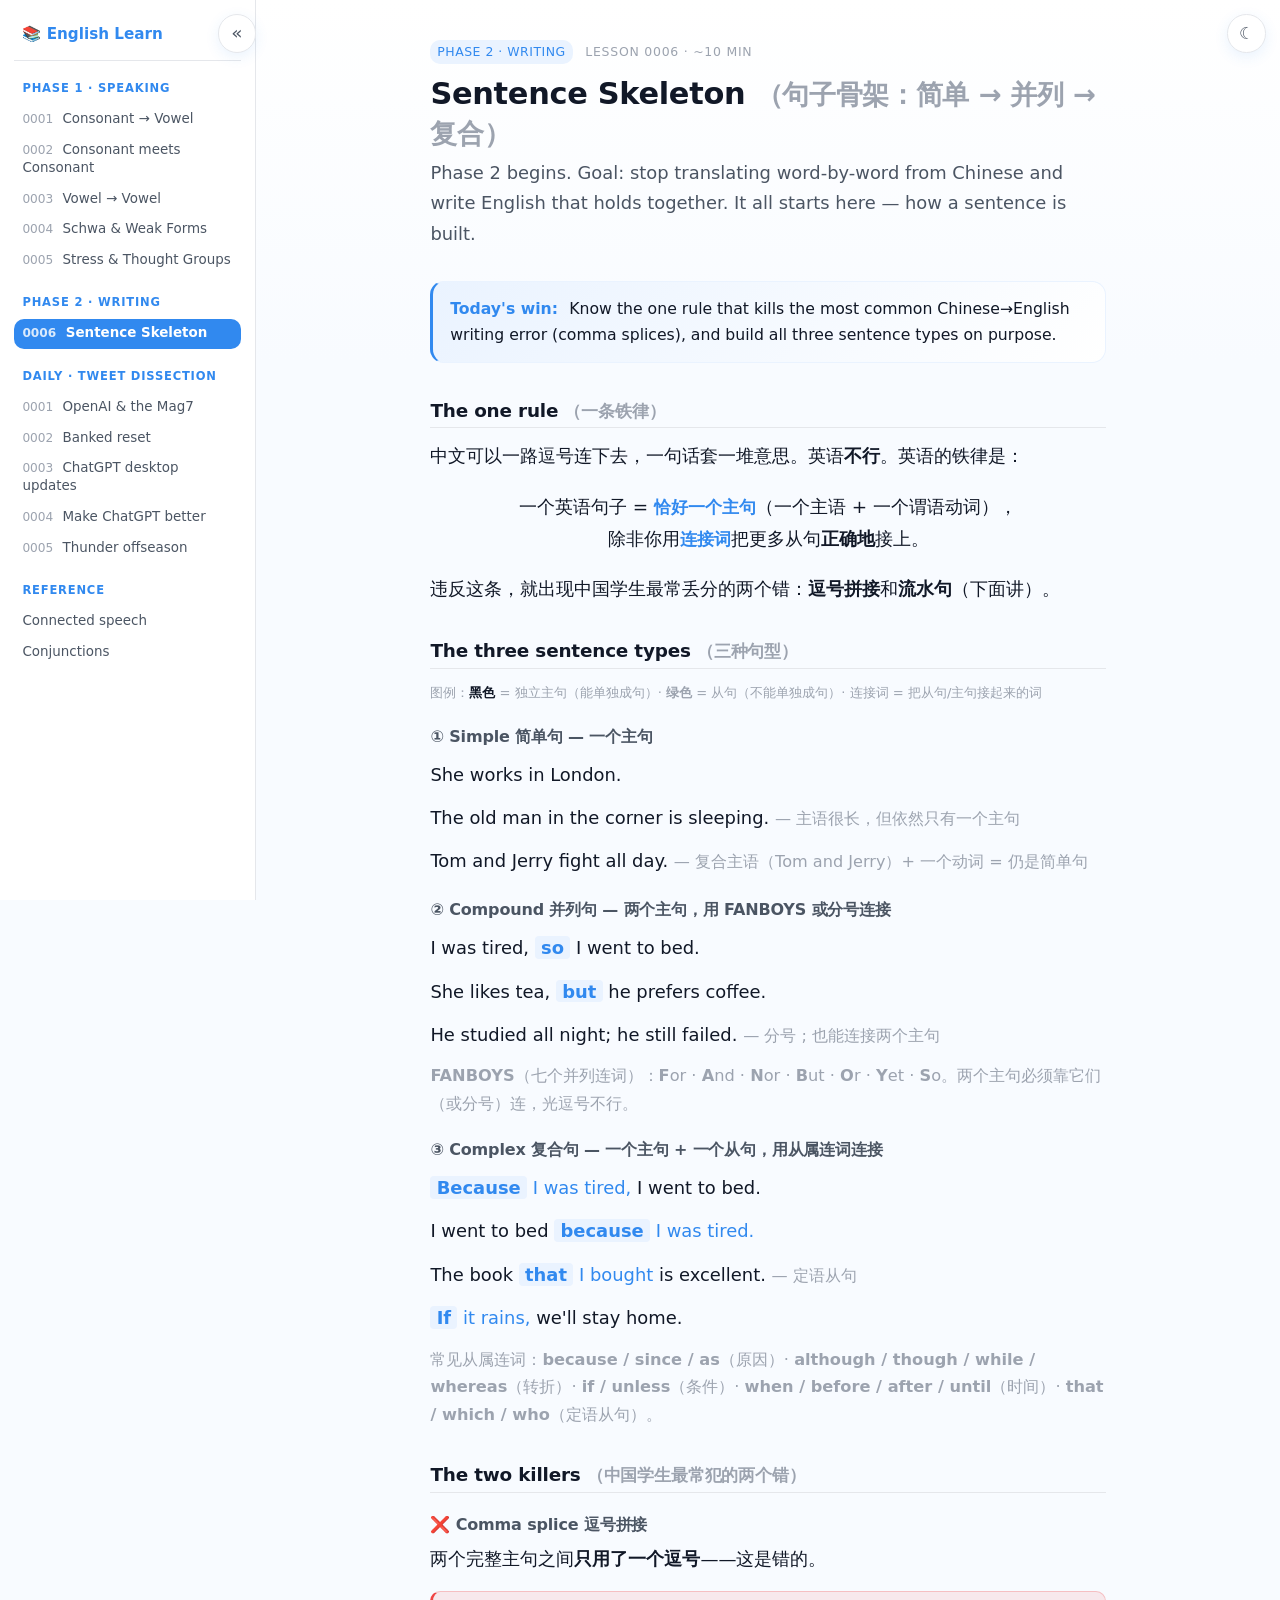
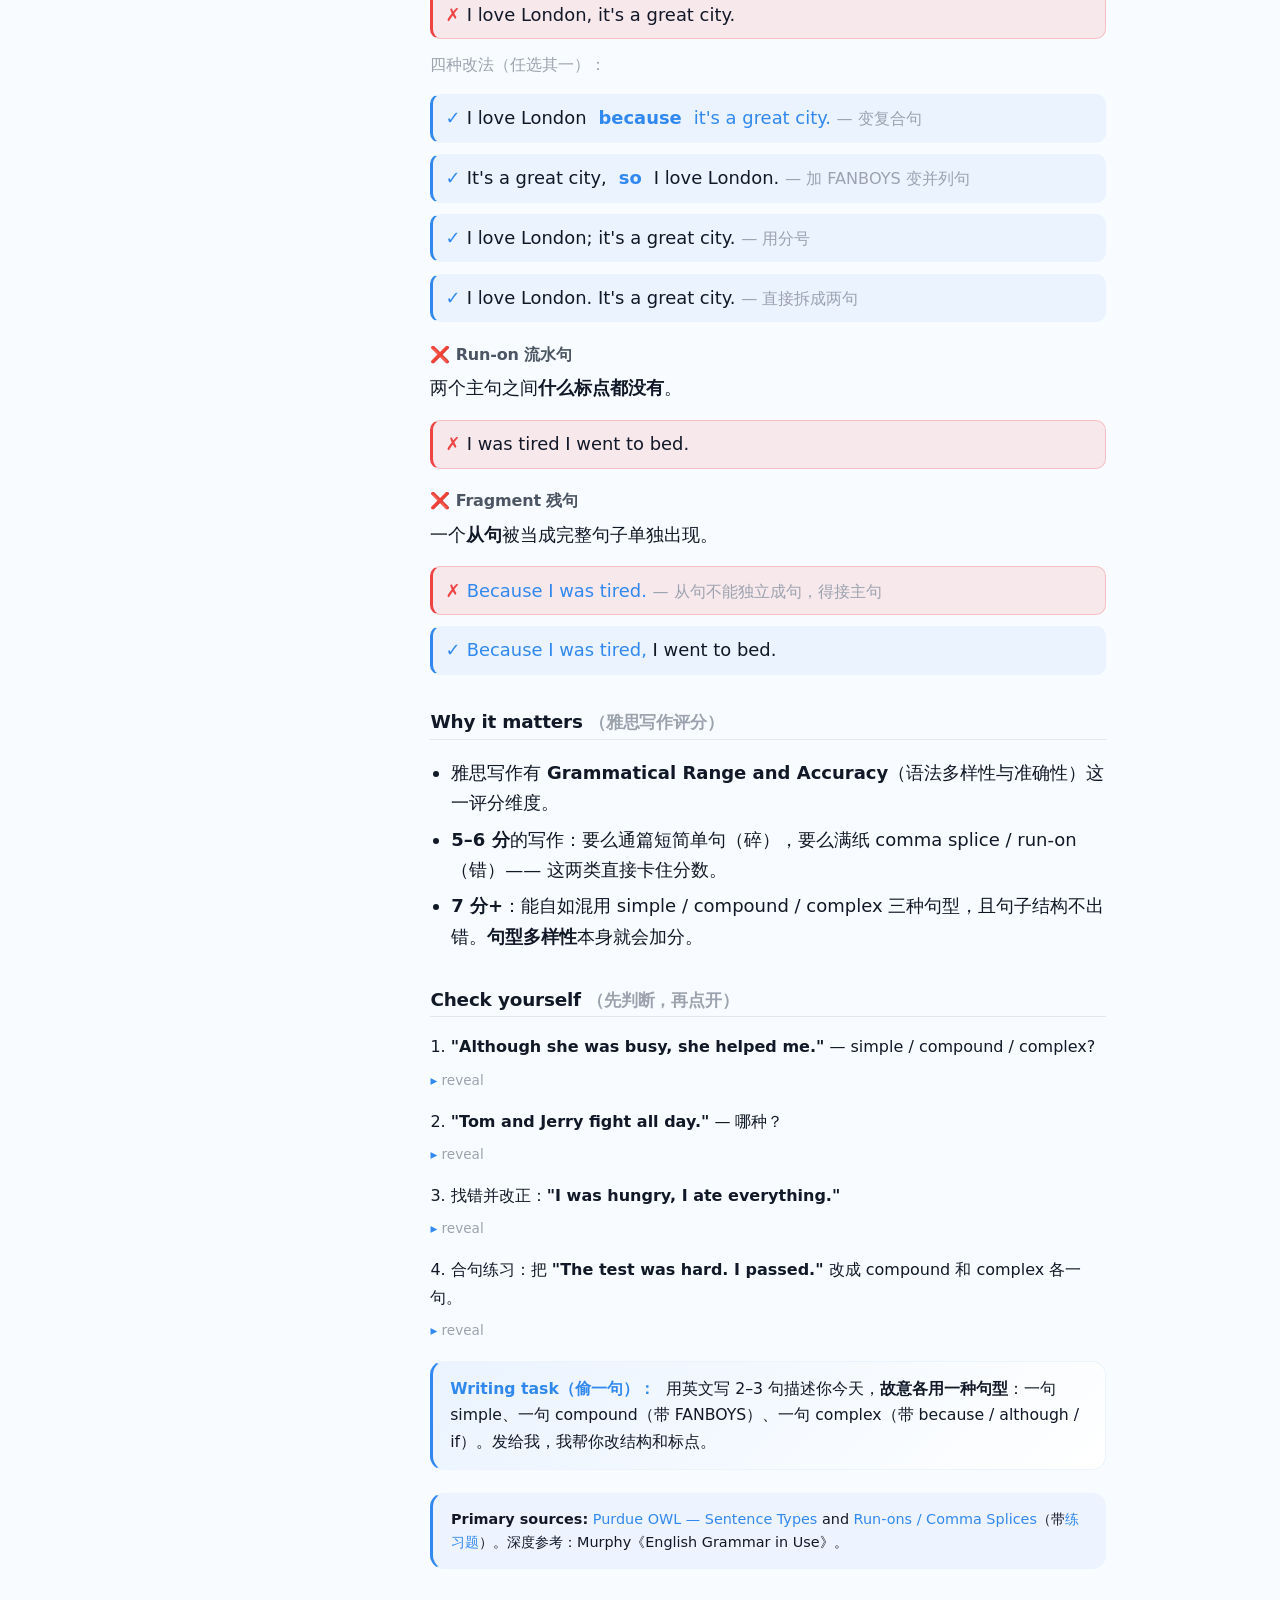
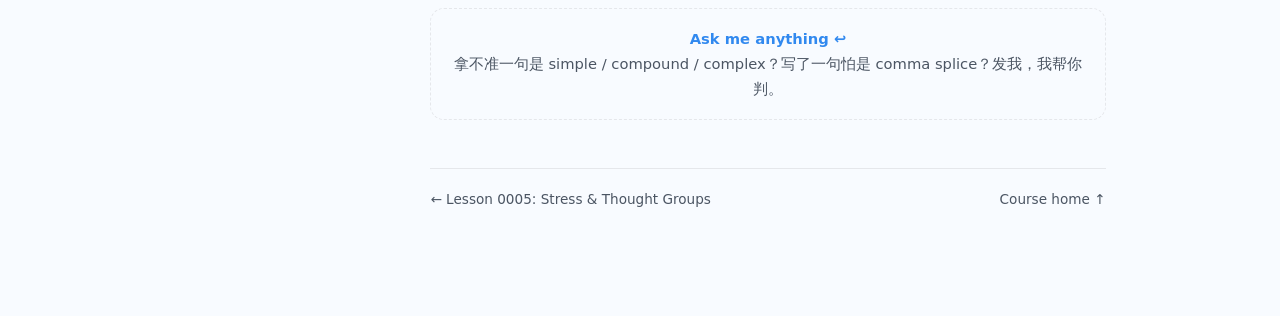
<file: lessons/0006-sentence-skeleton.html>
<!DOCTYPE html>
<html lang="en">
<head>
<meta charset="utf-8">
<meta name="viewport" content="width=device-width, initial-scale=1">
<title>Lesson 0006 · Sentence Skeleton</title>
<link rel="icon" href="../assets/favicon.svg" type="image/svg+xml">
<link rel="stylesheet" href="../assets/style.css">
<script src="../assets/theme.js"></script>
<script src="../assets/nav.js"></script>
</head>
<body>
<main>

<div class="lesson-head">
  <div class="meta"><span class="tag">Phase 2 · Writing</span> Lesson 0006 · ~10 min</div>
  <h1>Sentence Skeleton <span class="zh">（句子骨架：简单 → 并列 → 复合）</span></h1>
  <p class="lead">Phase 2 begins. Goal: stop translating word-by-word from Chinese and write English that holds together. It all starts here — how a sentence is built.</p>
</div>

<div class="win">
  <span class="label">Today's win:</span> Know the one rule that kills the most common Chinese→English writing error (comma splices), and build all three sentence types on purpose.
</div>

<h2>The one rule <span class="zh">（一条铁律）</span></h2>
<p>中文可以一路逗号连下去，一句话套一堆意思。英语<strong>不行</strong>。英语的铁律是：</p>
<p style="text-align:center; font-size:1.15rem; margin:1.2rem 0;">
  一个英语句子 = <span class="kw">恰好一个主句</span>（一个主语 + 一个谓语动词），<br>
  除非你用<span class="kw">连接词</span>把更多从句<strong>正确地</strong>接上。
</p>
<p>违反这条，就出现中国学生最常丢分的两个错：<strong>逗号拼接</strong>和<strong>流水句</strong>（下面讲）。</p>

<h2>The three sentence types <span class="zh">（三种句型）</span></h2>
<p class="legend">
  图例：<span class="ind" style="color:var(--ink);font-weight:600">黑色</span> = 独立主句（能单独成句）·
  <span class="dep" style="font-weight:600">绿色</span> = 从句（不能单独成句）·
  <span class="conn">连接词</span> = 把从句/主句接起来的词
</p>

<h3>① Simple 简单句 — 一个主句</h3>
<div class="sent"><span class="ind">She works in London.</span></div>
<div class="sent"><span class="ind">The old man in the corner is sleeping.</span> <span class="zh">— 主语很长，但依然只有一个主句</span></div>
<div class="sent"><span class="ind">Tom and Jerry fight all day.</span> <span class="zh">— 复合主语（Tom and Jerry）+ 一个动词 = 仍是简单句</span></div>

<h3>② Compound 并列句 — 两个主句，用 FANBOYS 或分号连接</h3>
<div class="sent"><span class="ind">I was tired,</span> <span class="conn">so</span> <span class="ind">I went to bed.</span></div>
<div class="sent"><span class="ind">She likes tea,</span> <span class="conn">but</span> <span class="ind">he prefers coffee.</span></div>
<div class="sent"><span class="ind">He studied all night;</span> <span class="ind">he still failed.</span> <span class="zh">— 分号 ; 也能连接两个主句</span></div>
<p class="zh"><strong>FANBOYS</strong>（七个并列连词）：<strong>F</strong>or · <strong>A</strong>nd · <strong>N</strong>or · <strong>B</strong>ut · <strong>O</strong>r · <strong>Y</strong>et · <strong>S</strong>o。两个主句必须靠它们（或分号）连，光逗号不行。</p>

<h3>③ Complex 复合句 — 一个主句 + 一个从句，用从属连词连接</h3>
<div class="sent"><span class="dep"><span class="conn">Because</span> I was tired,</span> <span class="ind">I went to bed.</span></div>
<div class="sent"><span class="ind">I went to bed</span> <span class="dep"><span class="conn">because</span> I was tired.</span></div>
<div class="sent"><span class="ind">The book</span> <span class="dep"><span class="conn">that</span> I bought</span> <span class="ind">is excellent.</span> <span class="zh">— 定语从句</span></div>
<div class="sent"><span class="dep"><span class="conn">If</span> it rains,</span> <span class="ind">we'll stay home.</span></div>
<p class="zh">常见从属连词：<strong>because / since / as</strong>（原因）· <strong>although / though / while / whereas</strong>（转折）· <strong>if / unless</strong>（条件）· <strong>when / before / after / until</strong>（时间）· <strong>that / which / who</strong>（定语从句）。</p>

<h2>The two killers <span class="zh">（中国学生最常犯的两个错）</span></h2>

<h3>❌ Comma splice 逗号拼接</h3>
<p>两个完整主句之间<strong>只用了一个逗号</strong>——这是错的。</p>
<div class="sent wrong"><span class="mark">✗</span><span class="ind">I love London,</span> <span class="ind">it's a great city.</span></div>
<p class="zh">四种改法（任选其一）：</p>
<div class="sent right"><span class="mark">✓</span><span class="ind">I love London</span> <span class="dep"><span class="conn">because</span> it's a great city.</span> <span class="zh">— 变复合句</span></div>
<div class="sent right"><span class="mark">✓</span><span class="ind">It's a great city,</span> <span class="conn">so</span> <span class="ind">I love London.</span> <span class="zh">— 加 FANBOYS 变并列句</span></div>
<div class="sent right"><span class="mark">✓</span><span class="ind">I love London;</span> <span class="ind">it's a great city.</span> <span class="zh">— 用分号</span></div>
<div class="sent right"><span class="mark">✓</span><span class="ind">I love London. It's a great city.</span> <span class="zh">— 直接拆成两句</span></div>

<h3>❌ Run-on 流水句</h3>
<p>两个主句之间<strong>什么标点都没有</strong>。</p>
<div class="sent wrong"><span class="mark">✗</span><span class="ind">I was tired I went to bed.</span></div>

<h3>❌ Fragment 残句</h3>
<p>一个<strong>从句</strong>被当成完整句子单独出现。</p>
<div class="sent wrong"><span class="mark">✗</span><span class="dep">Because I was tired.</span> <span class="zh">— 从句不能独立成句，得接主句</span></div>
<div class="sent right"><span class="mark">✓</span><span class="dep">Because I was tired,</span> <span class="ind">I went to bed.</span></div>

<h2>Why it matters <span class="zh">（雅思写作评分）</span></h2>
<ul>
  <li>雅思写作有 <strong>Grammatical Range and Accuracy</strong>（语法多样性与准确性）这一评分维度。</li>
  <li><strong>5–6 分</strong>的写作：要么通篇短简单句（碎），要么满纸 comma splice / run-on（错）—— 这两类直接卡住分数。</li>
  <li><strong>7 分+</strong>：能自如混用 simple / compound / complex 三种句型，且句子结构不出错。<strong>句型多样性</strong>本身就会加分。</li>
</ul>

<h2>Check yourself <span class="zh">（先判断，再点开）</span></h2>

<div class="reveal">
  <div class="q">1. <strong>"Although she was busy, she helped me."</strong> — simple / compound / complex?</div>
  <details><summary>reveal</summary>
    <div class="ans"><span class="kw">Complex</span> &nbsp;<span class="zh">— Although 引导从句（绿色那类），加一个主句。</span></div>
  </details>
</div>

<div class="reveal">
  <div class="q">2. <strong>"Tom and Jerry fight all day."</strong> — 哪种？</div>
  <details><summary>reveal</summary>
    <div class="ans"><span class="kw">Simple（简单句）</span> &nbsp;<span class="zh">— 陷阱题：复合主语 + 一个动词，仍是一个主句。and 连的是两个名字，不是两个从句。</span></div>
  </details>
</div>

<div class="reveal">
  <div class="q">3. 找错并改正：<strong>"I was hungry, I ate everything."</strong></div>
  <details><summary>reveal</summary>
    <div class="ans"><span class="kw">Comma splice（逗号拼接）</span>。改法：<em>I was hungry, <strong>so</strong> I ate everything.</em> / <em><strong>Because</strong> I was hungry, I ate everything.</em> / <em>I was hungry; I ate everything.</em></div>
  </details>
</div>

<div class="reveal">
  <div class="q">4. 合句练习：把 <strong>"The test was hard. I passed."</strong> 改成 compound 和 complex 各一句。</div>
  <details><summary>reveal</summary>
    <div class="ans">Compound: <em>The test was hard, <strong>but</strong> I passed.</em><br>Complex: <em><strong>Although</strong> the test was hard, I passed.</em></div>
  </details>
</div>

<div class="win">
  <span class="label">Writing task（偷一句）：</span> 用英文写 2–3 句描述你今天，<strong>故意各用一种句型</strong>：一句 simple、一句 compound（带 FANBOYS）、一句 complex（带 because / although / if）。发给我，我帮你改结构和标点。
</div>

<div class="callout primary">
  <strong>Primary sources:</strong>
  <a href="https://owl.purdue.edu/owl/general_writing/academic_writing/sentence_variety/sentence_types.html" target="_blank" rel="noopener">Purdue OWL — Sentence Types</a> and
  <a href="https://owl.purdue.edu/owl/general_writing/punctuation/independent_and_dependent_clauses/runonsentences.html" target="_blank" rel="noopener">Run-ons / Comma Splices</a>（带<a href="https://owl.purdue.edu/owl_exercises/sentence_structure/sentence_structure/run_ons_comma_splices_and_fused_sentences.html" target="_blank" rel="noopener">练习题</a>）。深度参考：Murphy《English Grammar in Use》。
</div>

<div class="ask-box">
  <span class="icon">Ask me anything ↩</span><br>
  拿不准一句是 simple / compound / complex？写了一句怕是 comma splice？发我，我帮你判。
</div>

<nav class="pager">
  <a href="0005-sentence-stress-thought-groups.html">← Lesson 0005: Stress &amp; Thought Groups</a>
  <a class="next" href="../index.html">Course home ↑</a>
</nav>

</main>
</body>
</html>
</file>
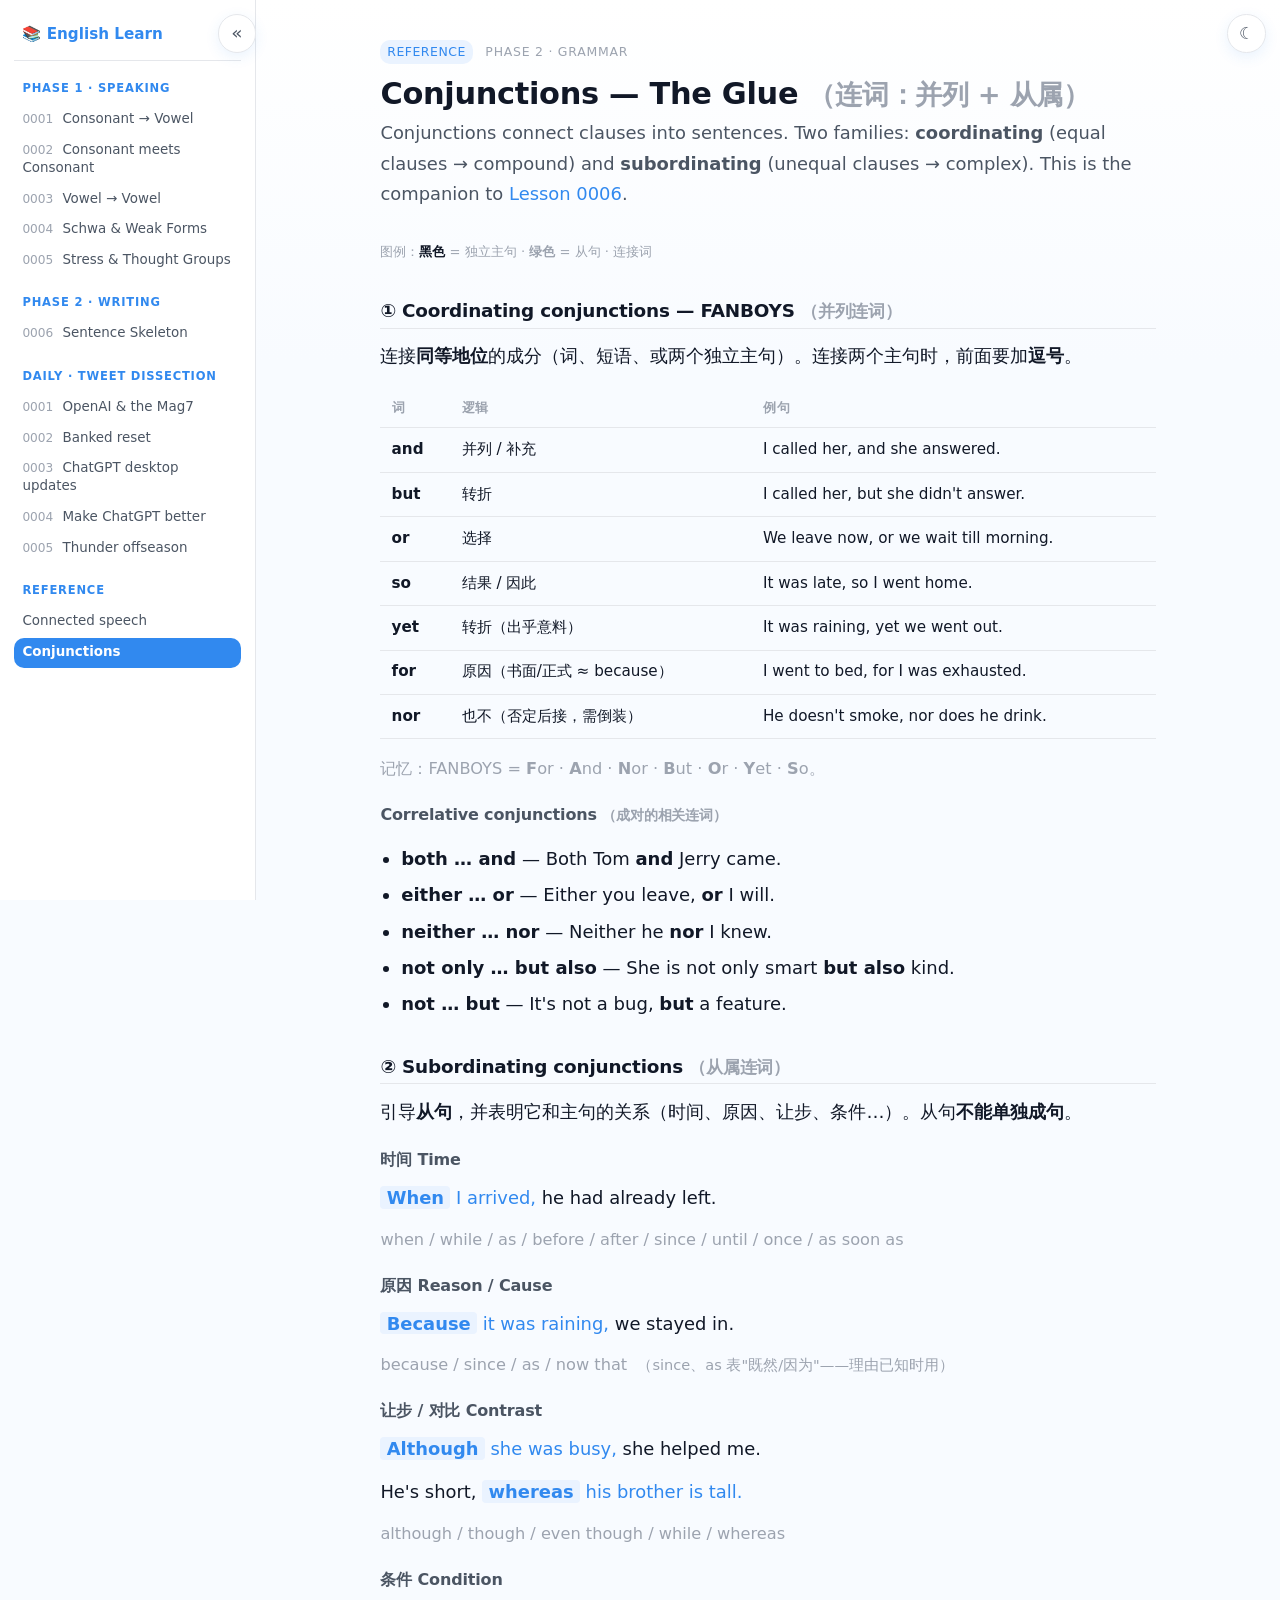
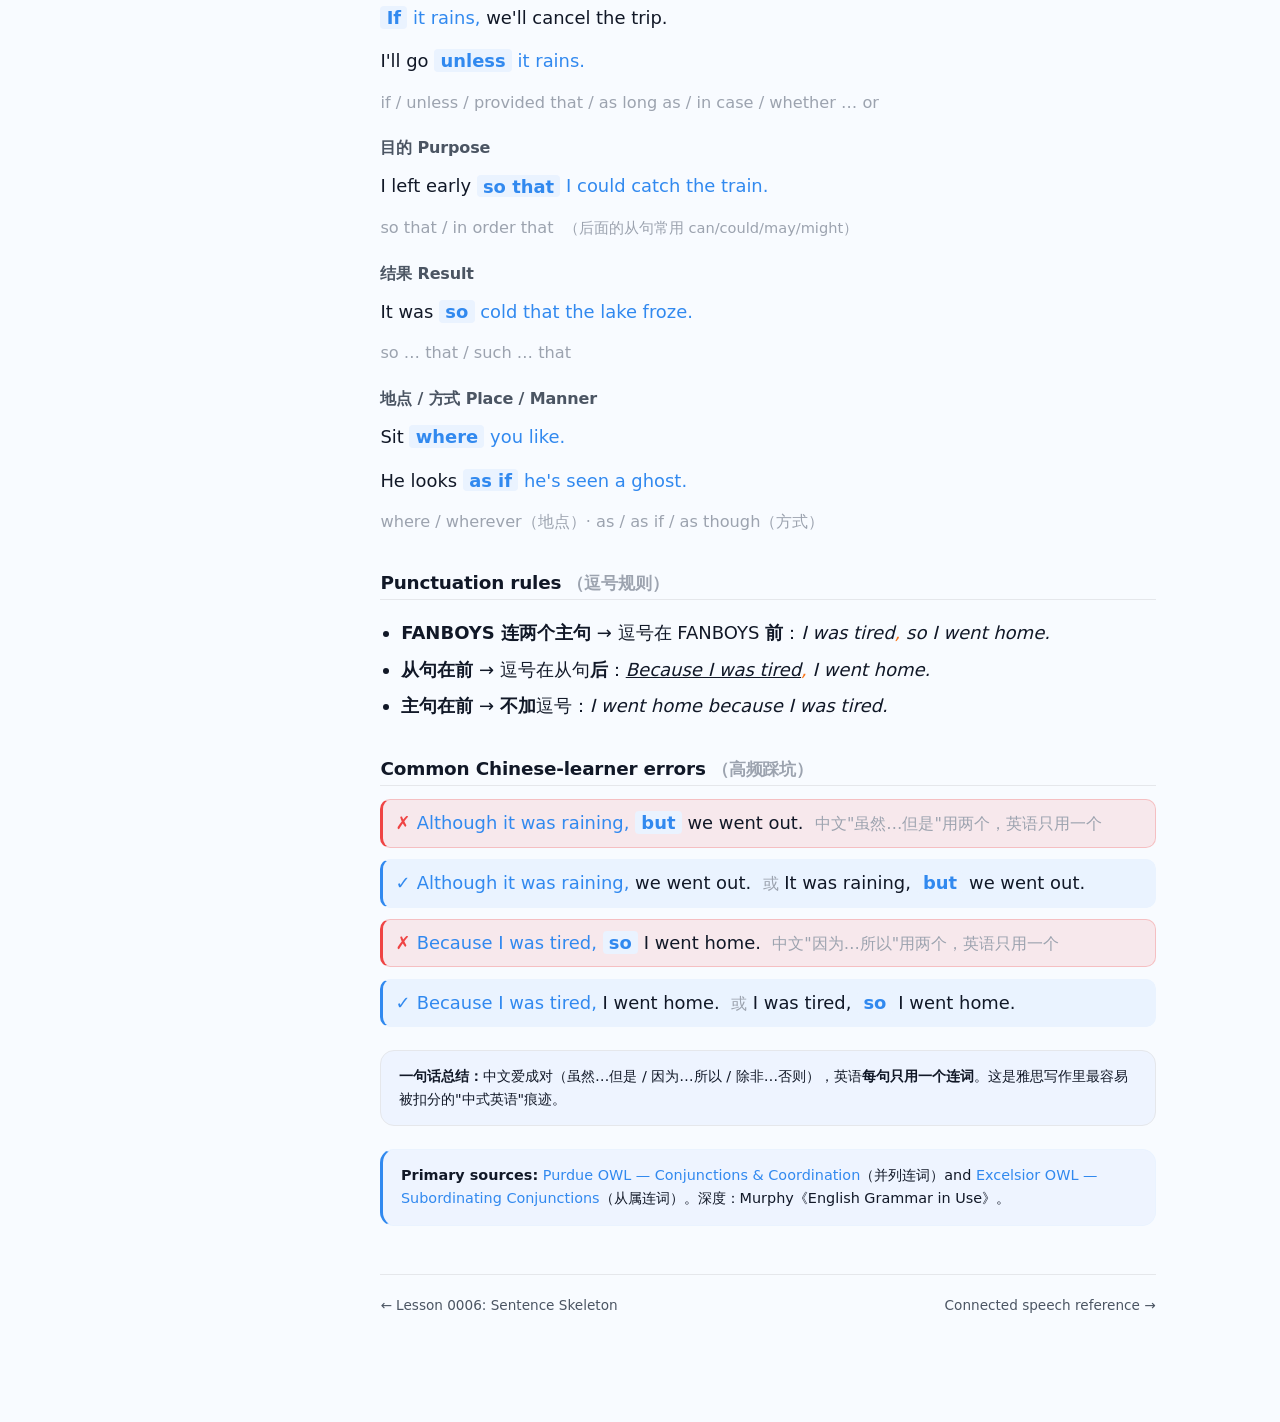
<file: reference/conjunctions.html>
<!DOCTYPE html>
<html lang="en">
<head>
<meta charset="utf-8">
<meta name="viewport" content="width=device-width, initial-scale=1">
<title>Conjunctions — Reference · English Learn</title>
<link rel="icon" href="../assets/favicon.svg" type="image/svg+xml">
<link rel="stylesheet" href="../assets/style.css">
<script src="../assets/theme.js"></script>
<script src="../assets/nav.js"></script>
<style>
  main { max-width: 820px; }
  table td { font-size: .95rem; }
  table td.ex { font-family: var(--sans); }
</style>
</head>
<body>
<main>

<div class="lesson-head">
  <div class="meta"><span class="tag">reference</span> Phase 2 · Grammar</div>
  <h1>Conjunctions — The Glue <span class="zh">（连词：并列 + 从属）</span></h1>
  <p class="lead">Conjunctions connect clauses into sentences. Two families: <strong>coordinating</strong> (equal clauses → compound) and <strong>subordinating</strong> (unequal clauses → complex). This is the companion to <a href="../lessons/0006-sentence-skeleton.html">Lesson 0006</a>.</p>
</div>

<p class="legend">
  图例：<span class="ind" style="color:var(--ink);font-weight:600">黑色</span> = 独立主句 ·
  <span class="dep" style="font-weight:600">绿色</span> = 从句 ·
  <span class="conn">连接词</span>
</p>

<h2>① Coordinating conjunctions — FANBOYS <span class="zh">（并列连词）</span></h2>
<p>连接<strong>同等地位</strong>的成分（词、短语、或两个独立主句）。连接两个主句时，前面要加<strong>逗号</strong>。</p>
<table>
  <thead><tr><th>词</th><th>逻辑</th><th>例句</th></tr></thead>
  <tbody>
    <tr><td><strong>and</strong></td><td>并列 / 补充</td><td class="ex"><span class="ind">I called her,</span> <span class="conn">and</span> <span class="ind">she answered.</span></td></tr>
    <tr><td><strong>but</strong></td><td>转折</td><td class="ex"><span class="ind">I called her,</span> <span class="conn">but</span> <span class="ind">she didn't answer.</span></td></tr>
    <tr><td><strong>or</strong></td><td>选择</td><td class="ex"><span class="ind">We leave now,</span> <span class="conn">or</span> <span class="ind">we wait till morning.</span></td></tr>
    <tr><td><strong>so</strong></td><td>结果 / 因此</td><td class="ex"><span class="ind">It was late,</span> <span class="conn">so</span> <span class="ind">I went home.</span></td></tr>
    <tr><td><strong>yet</strong></td><td>转折（出乎意料）</td><td class="ex"><span class="ind">It was raining,</span> <span class="conn">yet</span> <span class="ind">we went out.</span></td></tr>
    <tr><td><strong>for</strong></td><td>原因（书面/正式 ≈ because）</td><td class="ex"><span class="ind">I went to bed,</span> <span class="conn">for</span> <span class="ind">I was exhausted.</span></td></tr>
    <tr><td><strong>nor</strong></td><td>也不（否定后接，需倒装）</td><td class="ex"><span class="ind">He doesn't smoke,</span> <span class="conn">nor</span> <span class="ind">does he drink.</span></td></tr>
  </tbody>
</table>
<p class="zh">记忆：FANBOYS = <strong>F</strong>or · <strong>A</strong>nd · <strong>N</strong>or · <strong>B</strong>ut · <strong>O</strong>r · <strong>Y</strong>et · <strong>S</strong>o。</p>

<h3>Correlative conjunctions <span class="zh">（成对的相关连词）</span></h3>
<ul>
  <li><strong>both … and</strong> — Both Tom <strong>and</strong> Jerry came.</li>
  <li><strong>either … or</strong> — Either you leave, <strong>or</strong> I will.</li>
  <li><strong>neither … nor</strong> — Neither he <strong>nor</strong> I knew.</li>
  <li><strong>not only … but also</strong> — She is not only smart <strong>but also</strong> kind.</li>
  <li><strong>not … but</strong> — It's not a bug, <strong>but</strong> a feature.</li>
</ul>

<h2>② Subordinating conjunctions <span class="zh">（从属连词）</span></h2>
<p>引导<strong>从句</strong>，并表明它和主句的关系（时间、原因、让步、条件…）。从句<strong>不能单独成句</strong>。</p>

<h3>时间 Time</h3>
<div class="sent"><span class="dep"><span class="conn">When</span> I arrived,</span> <span class="ind">he had already left.</span></div>
<p class="zh">when / while / as / before / after / since / until / once / as soon as</p>

<h3>原因 Reason / Cause</h3>
<div class="sent"><span class="dep"><span class="conn">Because</span> it was raining,</span> <span class="ind">we stayed in.</span></div>
<p class="zh">because / since / as / now that &nbsp;<span class="zh">（since、as 表"既然/因为"——理由已知时用）</span></p>

<h3>让步 / 对比 Contrast</h3>
<div class="sent"><span class="dep"><span class="conn">Although</span> she was busy,</span> <span class="ind">she helped me.</span></div>
<div class="sent"><span class="ind">He's short,</span> <span class="dep"><span class="conn">whereas</span> his brother is tall.</span></div>
<p class="zh">although / though / even though / while / whereas</p>

<h3>条件 Condition</h3>
<div class="sent"><span class="dep"><span class="conn">If</span> it rains,</span> <span class="ind">we'll cancel the trip.</span></div>
<div class="sent"><span class="ind">I'll go</span> <span class="dep"><span class="conn">unless</span> it rains.</span></div>
<p class="zh">if / unless / provided that / as long as / in case / whether … or</p>

<h3>目的 Purpose</h3>
<div class="sent"><span class="ind">I left early</span> <span class="dep"><span class="conn">so that</span> I could catch the train.</span></div>
<p class="zh">so that / in order that &nbsp;<span class="zh">（后面的从句常用 can/could/may/might）</span></p>

<h3>结果 Result</h3>
<div class="sent"><span class="ind">It was</span> <span class="dep"><span class="conn">so</span> cold that the lake froze.</span></div>
<p class="zh">so … that / such … that</p>

<h3>地点 / 方式 Place / Manner</h3>
<div class="sent"><span class="ind">Sit</span> <span class="dep"><span class="conn">where</span> you like.</span></div>
<div class="sent"><span class="ind">He looks</span> <span class="dep"><span class="conn">as if</span> he's seen a ghost.</span></div>
<p class="zh">where / wherever（地点）· as / as if / as though（方式）</p>

<h2>Punctuation rules <span class="zh">（逗号规则）</span></h2>
<ul>
  <li><strong>FANBOYS 连两个主句</strong> → 逗号在 FANBOYS <strong>前</strong>：<em>I was tired<span style="color:var(--warn)">,</span> so I went home.</em></li>
  <li><strong>从句在前</strong> → 逗号在从句<strong>后</strong>：<em><u>Because I was tired</u><span style="color:var(--warn)">,</span> I went home.</em></li>
  <li><strong>主句在前</strong> → <strong>不加</strong>逗号：<em>I went home because I was tired.</em></li>
</ul>

<h2>Common Chinese-learner errors <span class="zh">（高频踩坑）</span></h2>
<div class="sent wrong"><span class="mark">✗</span><span class="dep">Although it was raining,</span> <span class="conn">but</span> <span class="ind">we went out.</span> &nbsp;<span class="zh">中文"虽然…但是"用两个，英语只用一个</span></div>
<div class="sent right"><span class="mark">✓</span><span class="dep">Although it was raining,</span> <span class="ind">we went out.</span> &nbsp;<span class="zh">或</span> <span class="ind">It was raining,</span> <span class="conn">but</span> <span class="ind">we went out.</span></div>

<div class="sent wrong"><span class="mark">✗</span><span class="dep">Because I was tired,</span> <span class="conn">so</span> <span class="ind">I went home.</span> &nbsp;<span class="zh">中文"因为…所以"用两个，英语只用一个</span></div>
<div class="sent right"><span class="mark">✓</span><span class="dep">Because I was tired,</span> <span class="ind">I went home.</span> &nbsp;<span class="zh">或</span> <span class="ind">I was tired,</span> <span class="conn">so</span> <span class="ind">I went home.</span></div>

<div class="callout">
  <strong>一句话总结：</strong>中文爱成对（虽然…但是 / 因为…所以 / 除非…否则），英语<strong>每句只用一个连词</strong>。这是雅思写作里最容易被扣分的"中式英语"痕迹。
</div>

<div class="callout primary">
  <strong>Primary sources:</strong>
  <a href="https://owl.purdue.edu/owl/multilingual/multilingual_students/combining_sentences/conjunctions_and_coordination.html" target="_blank" rel="noopener">Purdue OWL — Conjunctions &amp; Coordination</a>（并列连词）and
  <a href="https://owl.excelsior.edu/grammar-essentials/parts-of-speech/conjunctions/subordinating-conjunctions/" target="_blank" rel="noopener">Excelsior OWL — Subordinating Conjunctions</a>（从属连词）。深度：Murphy《English Grammar in Use》。
</div>

<nav class="pager">
  <a href="../lessons/0006-sentence-skeleton.html">← Lesson 0006: Sentence Skeleton</a>
  <a class="next" href="connected-speech.html">Connected speech reference →</a>
</nav>

</main>
</body>
</html>
</file>
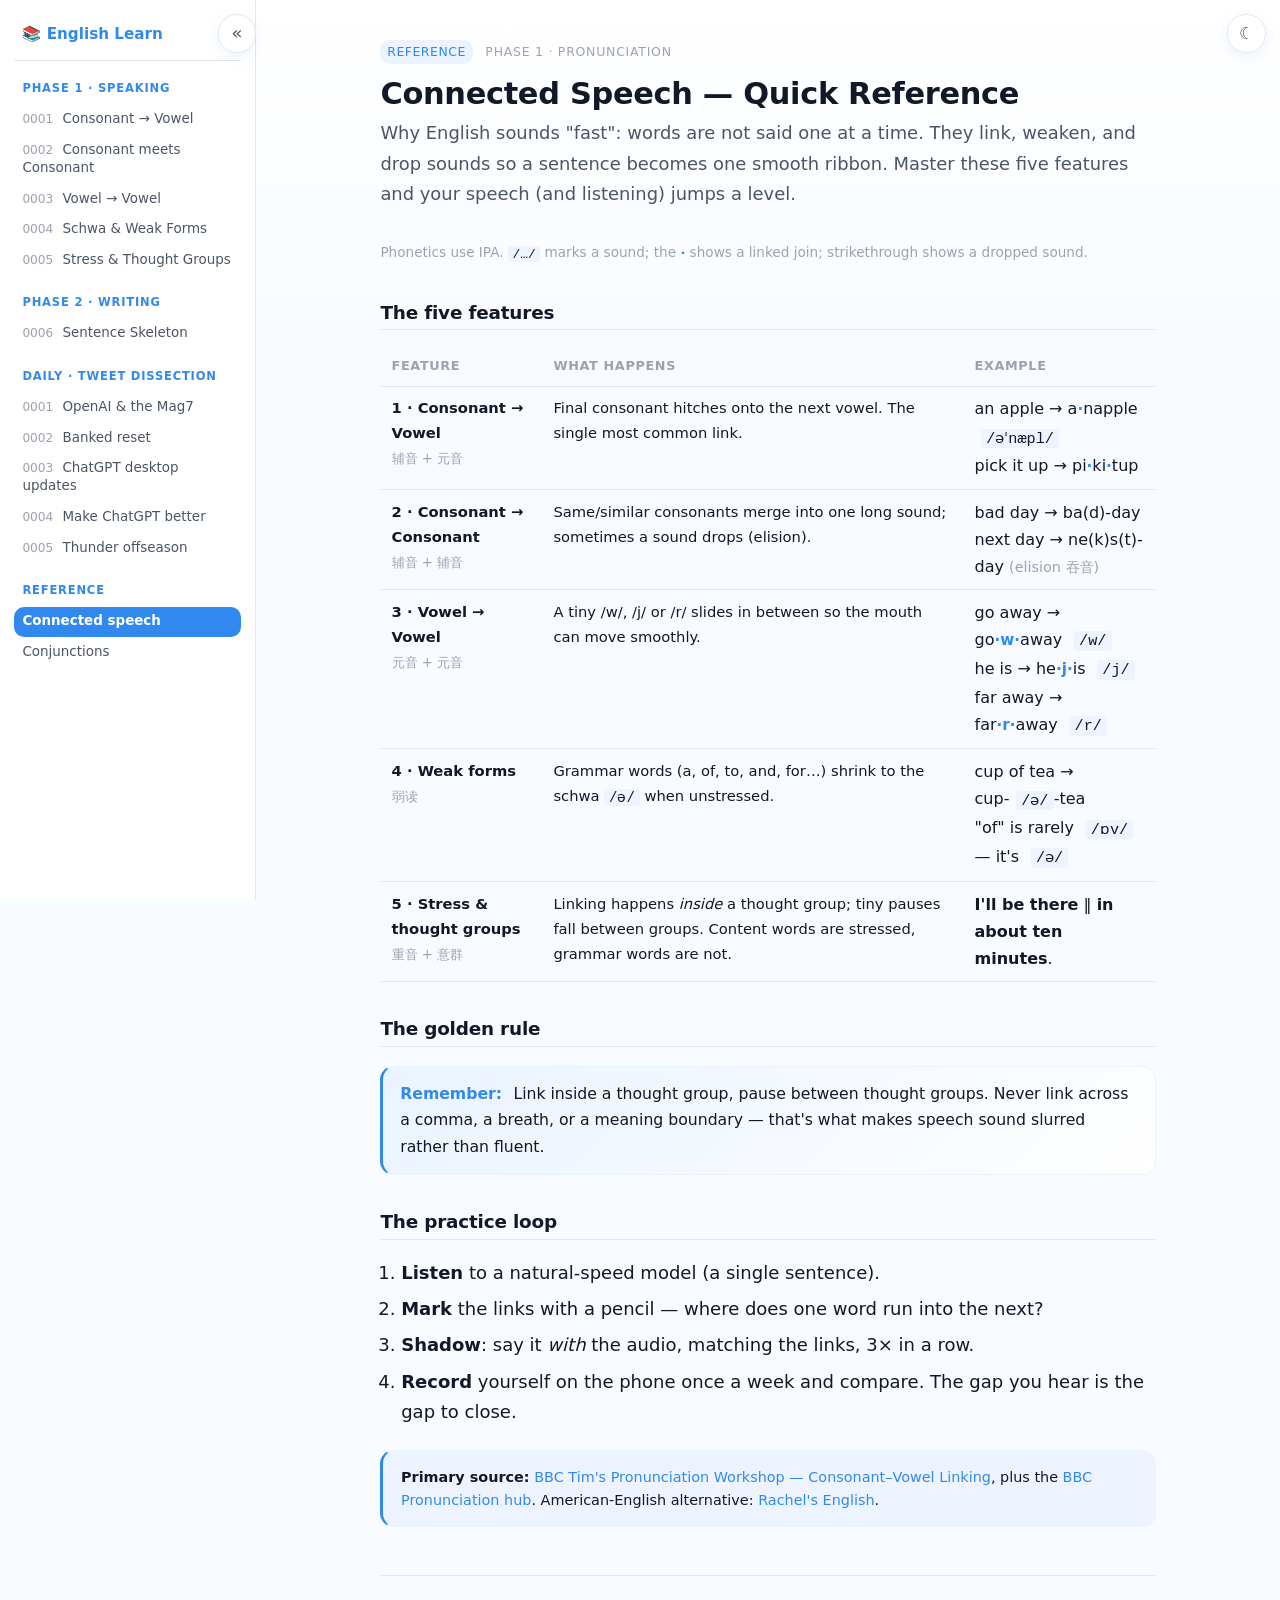
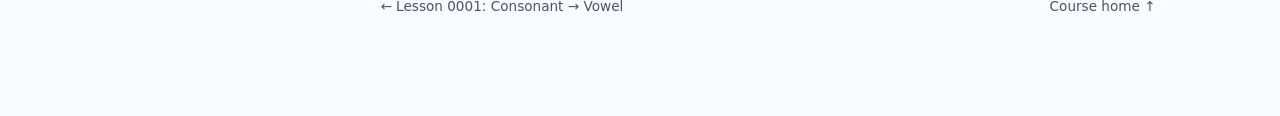
<file: reference/connected-speech.html>
<!DOCTYPE html>
<html lang="en">
<head>
<meta charset="utf-8">
<meta name="viewport" content="width=device-width, initial-scale=1">
<title>Connected Speech — Reference · English Learn</title>
<link rel="icon" href="../assets/favicon.svg" type="image/svg+xml">
<link rel="stylesheet" href="../assets/style.css">
<script src="../assets/theme.js"></script>
<script src="../assets/nav.js"></script>
<style>
  /* reference-only tweak: widen the column for the table */
  main { max-width: 820px; }
  table td.example .ipa { margin-left: .4rem; }
  .legend { font-family: var(--sans); font-size: .85rem; color: var(--ink-faint); }
</style>
</head>
<body>
<main>

<div class="lesson-head">
  <div class="meta"><span class="tag">reference</span> Phase 1 · Pronunciation</div>
  <h1>Connected Speech — Quick Reference</h1>
  <p class="lead">Why English sounds "fast": words are not said one at a time. They link, weaken, and drop sounds so a sentence becomes one smooth ribbon. Master these five features and your speech (and listening) jumps a level.</p>
</div>

<p class="legend">Phonetics use IPA. <span class="ipa">/…/</span> marks a sound; the <span class="kw">·</span> shows a linked join; strikethrough shows a dropped sound.</p>

<h2>The five features</h2>
<table>
  <thead>
    <tr><th>Feature</th><th>What happens</th><th>Example</th></tr>
  </thead>
  <tbody>
    <tr>
      <td><strong>1 · Consonant → Vowel</strong><br><span class="zh">辅音 + 元音</span></td>
      <td>Final consonant hitches onto the next vowel. The single most common link.</td>
      <td class="example">an apple → a<span class="kw">·</span>napple <span class="ipa">/əˈnæpl/</span><br>pick it up → pi<span class="kw">·</span>ki<span class="kw">·</span>tup</td>
    </tr>
    <tr>
      <td><strong>2 · Consonant → Consonant</strong><br><span class="zh">辅音 + 辅音</span></td>
      <td>Same/similar consonants merge into one long sound; sometimes a sound drops (elision).</td>
      <td class="example">bad day → ba(d)-day<br>next day → ne(k)s(t)-day <span class="zh">(elision 吞音)</span></td>
    </tr>
    <tr>
      <td><strong>3 · Vowel → Vowel</strong><br><span class="zh">元音 + 元音</span></td>
      <td>A tiny /w/, /j/ or /r/ slides in between so the mouth can move smoothly.</td>
      <td class="example">go away → go<span class="kw">·w·</span>away <span class="ipa">/w/</span><br>he is → he<span class="kw">·j·</span>is <span class="ipa">/j/</span><br>far away → far<span class="kw">·r·</span>away <span class="ipa">/r/</span></td>
    </tr>
    <tr>
      <td><strong>4 · Weak forms</strong><br><span class="zh">弱读</span></td>
      <td>Grammar words (a, of, to, and, for…) shrink to the schwa <span class="ipa">/ə/</span> when unstressed.</td>
      <td class="example">cup of tea → cup-<span class="ipa">/ə/</span>-tea<br>"of" is rarely <span class="ipa">/ɒv/</span> — it's <span class="ipa">/ə/</span></td>
    </tr>
    <tr>
      <td><strong>5 · Stress & thought groups</strong><br><span class="zh">重音 + 意群</span></td>
      <td>Linking happens <em>inside</em> a thought group; tiny pauses fall between groups. Content words are stressed, grammar words are not.</td>
      <td class="example"><strong>I'll be there</strong> ‖ <strong>in about ten minutes</strong>.</td>
    </tr>
  </tbody>
</table>

<h2>The golden rule</h2>
<div class="win">
  <span class="label">Remember:</span> Link inside a thought group, pause between thought groups. Never link across a comma, a breath, or a meaning boundary — that's what makes speech sound slurred rather than fluent.
</div>

<h2>The practice loop</h2>
<ol>
  <li><strong>Listen</strong> to a natural-speed model (a single sentence).</li>
  <li><strong>Mark</strong> the links with a pencil — where does one word run into the next?</li>
  <li><strong>Shadow</strong>: say it <em>with</em> the audio, matching the links, 3× in a row.</li>
  <li><strong>Record</strong> yourself on the phone once a week and compare. The gap you hear is the gap to close.</li>
</ol>

<div class="callout primary">
  <strong>Primary source:</strong> <a href="https://www.youtube.com/watch?v=mV_CEIroJs8" target="_blank" rel="noopener">BBC Tim's Pronunciation Workshop — Consonant–Vowel Linking</a>, plus the <a href="https://www.bbc.co.uk/learningenglish/features/pronunciation/" target="_blank" rel="noopener">BBC Pronunciation hub</a>. American-English alternative: <a href="https://rachelsenglish.com/english-pronunciation-linking-consonant-vowel/" target="_blank" rel="noopener">Rachel's English</a>.
</div>

<nav class="pager">
  <a href="../lessons/0001-consonant-vowel-linking.html">← Lesson 0001: Consonant → Vowel</a>
  <a class="next" href="../index.html">Course home ↑</a>
</nav>

</main>
</body>
</html>
</file>
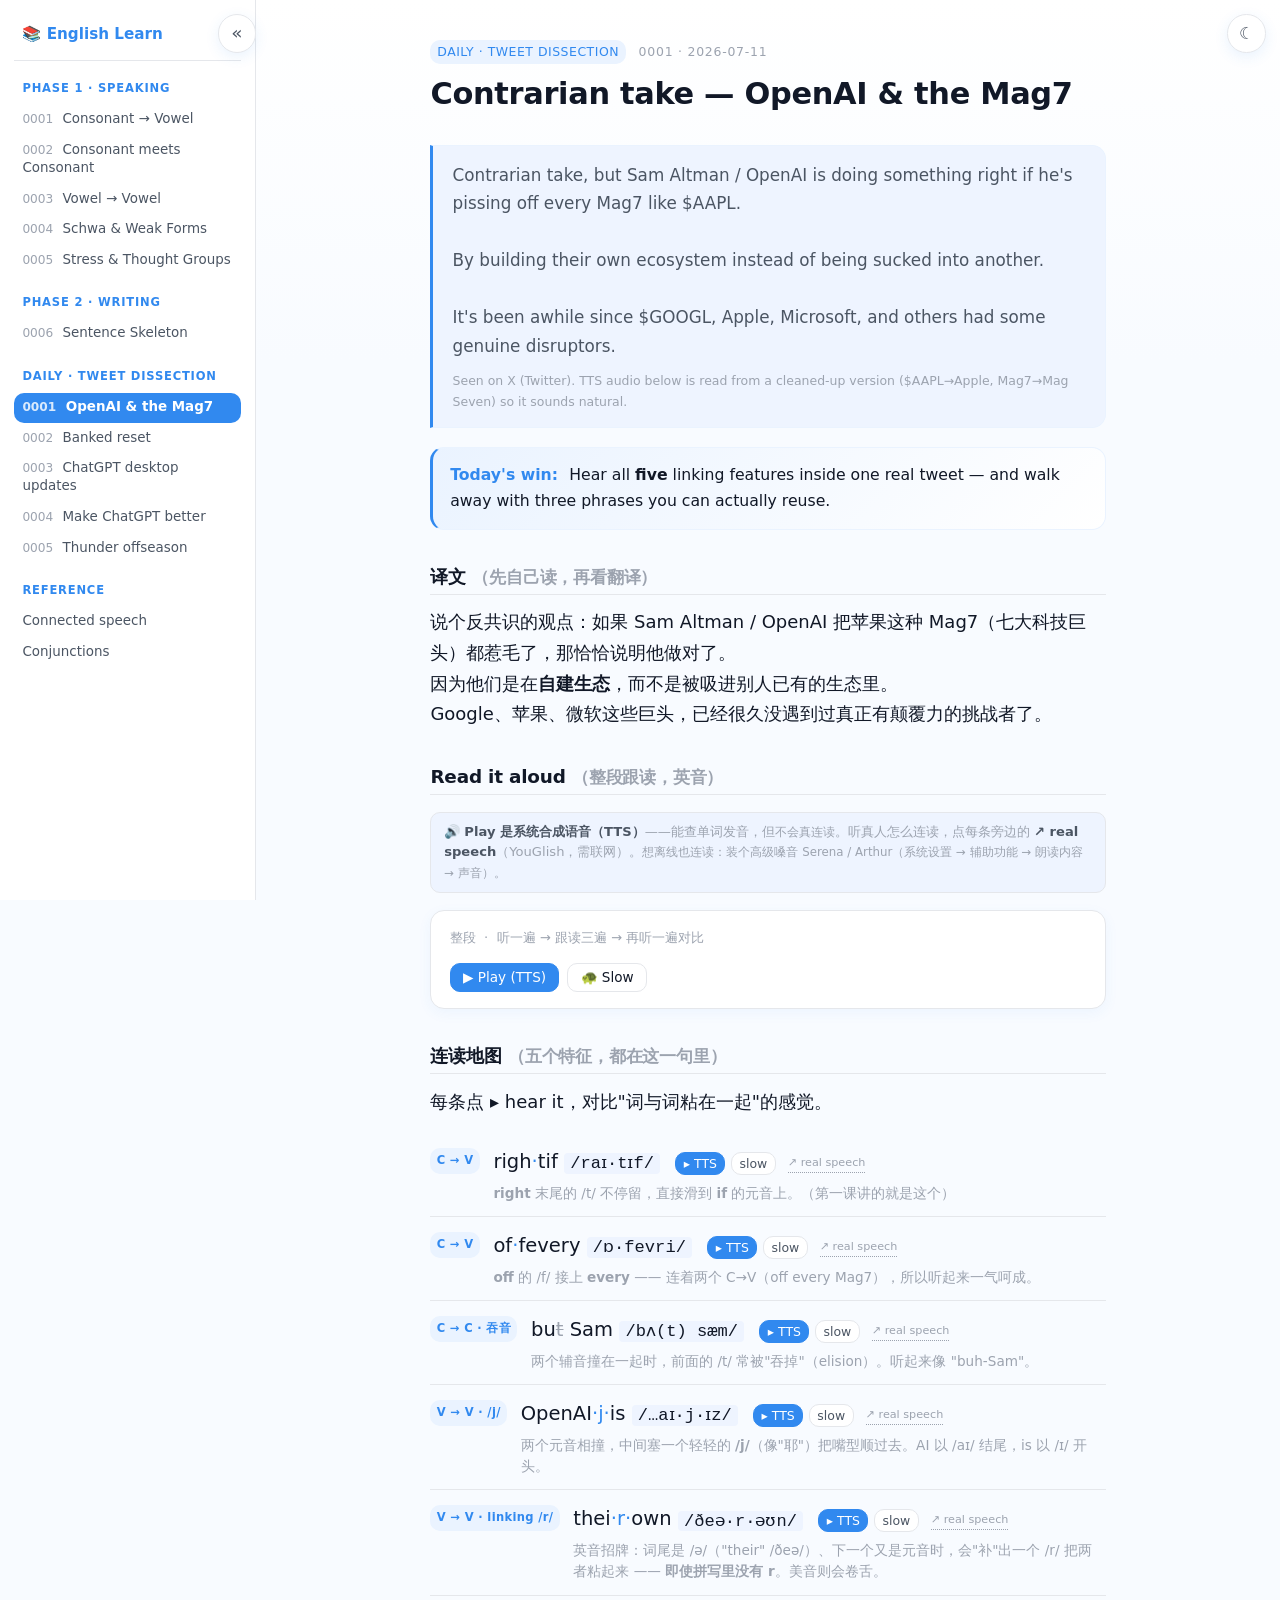
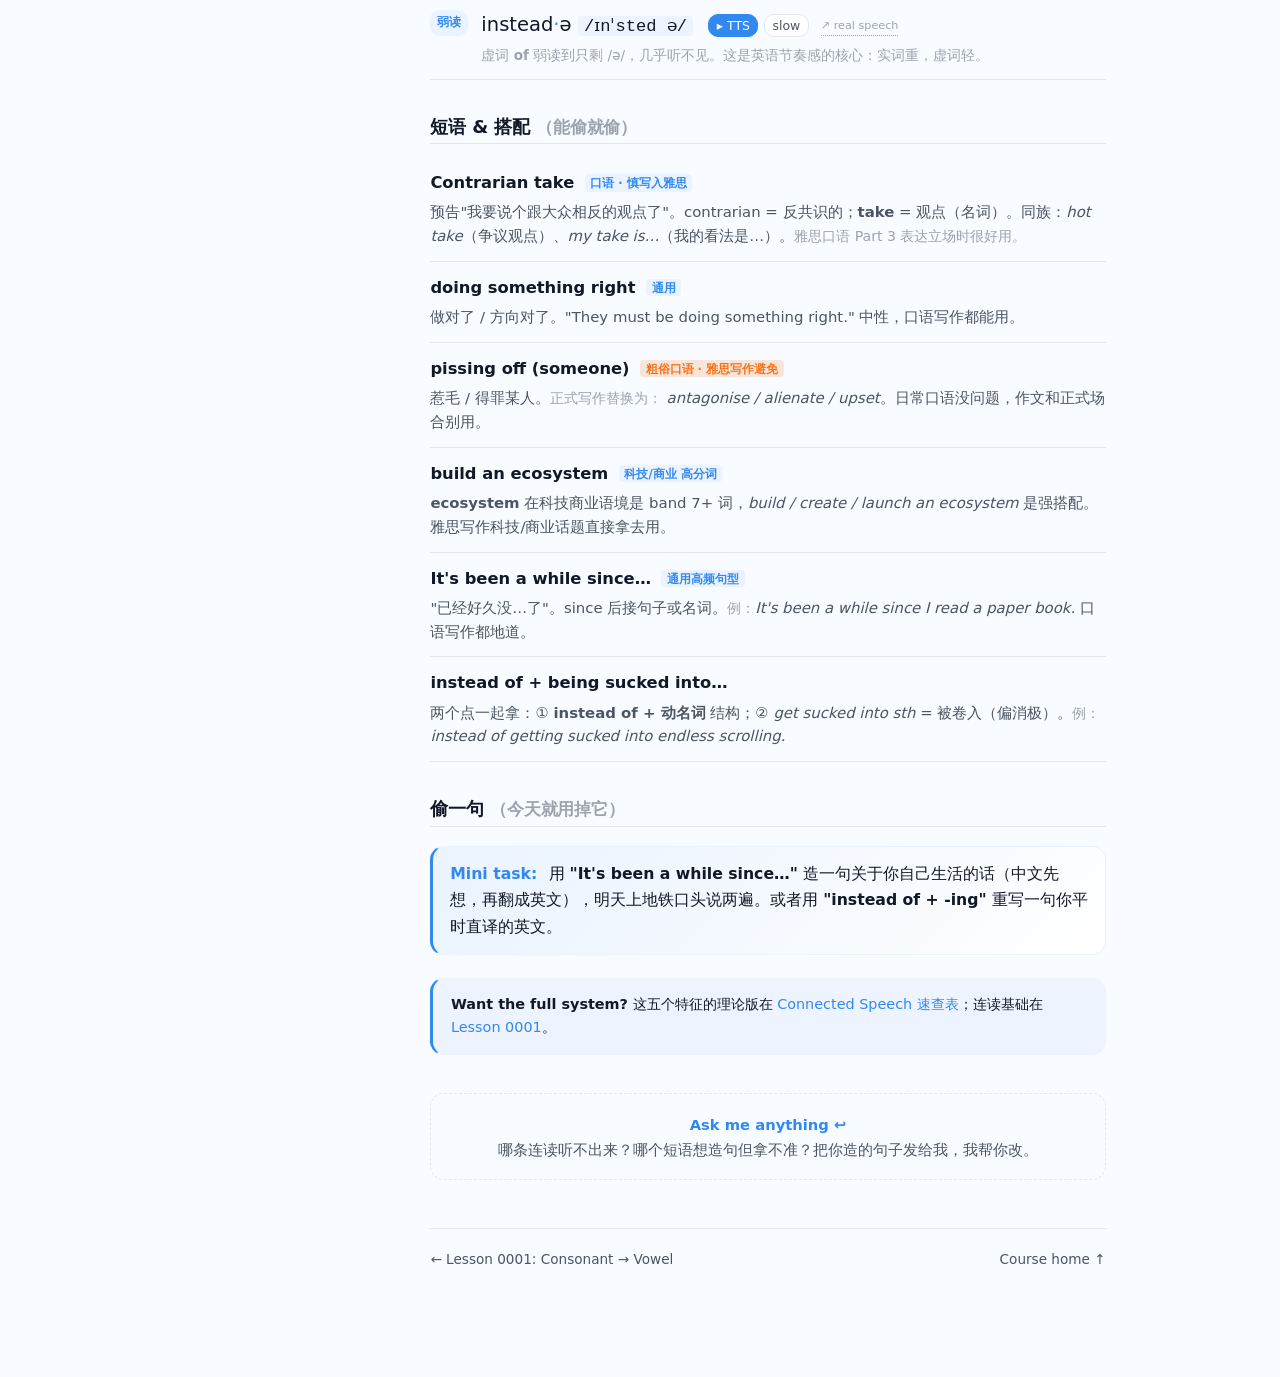
<file: lessons/daily/0001-openai-mag7.html>
<!DOCTYPE html>
<html lang="en">
<head>
<meta charset="utf-8">
<meta name="viewport" content="width=device-width, initial-scale=1">
<title>Daily 0001 · Contrarian take — OpenAI &amp; Mag7</title>
<link rel="icon" href="../../assets/favicon.svg" type="image/svg+xml">
<link rel="stylesheet" href="../../assets/style.css">
<script src="../../assets/theme.js"></script>
<script src="../../assets/nav.js"></script>
<script src="../../assets/shadow.js"></script>
</head>
<body>
<main>

<div class="lesson-head">
  <div class="meta"><span class="tag">Daily · Tweet dissection</span> 0001 · 2026-07-11</div>
  <h1>Contrarian take — OpenAI &amp; the Mag7</h1>
</div>

<blockquote>
  Contrarian take, but Sam Altman / OpenAI is doing something right if he's pissing off every Mag7 like $AAPL.
  <br><br>
  By building their own ecosystem instead of being sucked into another.
  <br><br>
  It's been awhile since $GOOGL, Apple, Microsoft, and others had some genuine disruptors.
  <span class="src">Seen on X (Twitter). TTS audio below is read from a cleaned-up version ($AAPL→Apple, Mag7→Mag Seven) so it sounds natural.</span>
</blockquote>

<div class="win">
  <span class="label">Today's win:</span> Hear all <strong>five</strong> linking features inside one real tweet — and walk away with three phrases you can actually reuse.
</div>

<h2>译文 <span class="zh">（先自己读，再看翻译）</span></h2>
<p>
  说个反共识的观点：如果 Sam Altman / OpenAI 把苹果这种 Mag7（七大科技巨头）都惹毛了，那恰恰说明他做对了。<br>
  因为他们是在<strong>自建生态</strong>，而不是被吸进别人已有的生态里。<br>
  Google、苹果、微软这些巨头，已经很久没遇到过真正有颠覆力的挑战者了。
</p>

<h2>Read it aloud <span class="zh">（整段跟读，英音）</span></h2>
<div class="shadow" data-phrase="Contrarian take, but Sam Altman is doing something right if he's pissing off every Mag Seven like Apple. By building their own ecosystem instead of being sucked into another. It's been a while since Google, Apple, Microsoft, and others had some genuine disruptors." data-rate="0.92" data-slow="0.55">
  <div class="sub">整段 &nbsp;·&nbsp; 听一遍 → 跟读三遍 → 再听一遍对比</div>
</div>

<h2>连读地图 <span class="zh">（五个特征，都在这一句里）</span></h2>
<p>每条点 ▸ hear it，对比"词与词粘在一起"的感觉。</p>

<div class="link-row">
  <div class="link-tag">C → V</div>
  <div class="link-body">
    <span class="link-phrase">righ<span class="link">·</span>tif</span><span class="ipa">/raɪ·tɪf/</span>
    <span class="speakable" data-phrase="right if"></span>
    <div class="link-note"><strong>right</strong> 末尾的 /t/ 不停留，直接滑到 <strong>if</strong> 的元音上。（第一课讲的就是这个）</div>
  </div>
</div>

<div class="link-row">
  <div class="link-tag">C → V</div>
  <div class="link-body">
    <span class="link-phrase">of<span class="link">·</span>fevery</span><span class="ipa">/ɒ·fevri/</span>
    <span class="speakable" data-phrase="off every"></span>
    <div class="link-note"><strong>off</strong> 的 /f/ 接上 <strong>every</strong> —— 连着两个 C→V（off every Mag7），所以听起来一气呵成。</div>
  </div>
</div>

<div class="link-row">
  <div class="link-tag">C → C · 吞音</div>
  <div class="link-body">
    <span class="link-phrase">bu<span style="text-decoration:line-through;color:var(--ink-faint)">t</span> Sam</span><span class="ipa">/bʌ(t) sæm/</span>
    <span class="speakable" data-phrase="but Sam"></span>
    <div class="link-note">两个辅音撞在一起时，前面的 /t/ 常被"吞掉"（elision）。听起来像 "buh-Sam"。</div>
  </div>
</div>

<div class="link-row">
  <div class="link-tag">V → V · /j/</div>
  <div class="link-body">
    <span class="link-phrase">OpenAI<span class="link">·j·</span>is</span><span class="ipa">/…aɪ·j·ɪz/</span>
    <span class="speakable" data-phrase="OpenAI is"></span>
    <div class="link-note">两个元音相撞，中间塞一个轻轻的 <strong>/j/</strong>（像"耶"）把嘴型顺过去。AI 以 /aɪ/ 结尾，is 以 /ɪ/ 开头。</div>
  </div>
</div>

<div class="link-row">
  <div class="link-tag">V → V · linking /r/</div>
  <div class="link-body">
    <span class="link-phrase">thei<span class="link">·r·</span>own</span><span class="ipa">/ðeə·r·əʊn/</span>
    <span class="speakable" data-phrase="their own"></span>
    <div class="link-note">英音招牌：词尾是 /ə/（"their" /ðeə/）、下一个又是元音时，会"补"出一个 /r/ 把两者粘起来 —— <strong>即使拼写里没有 r</strong>。美音则会卷舌。</div>
  </div>
</div>

<div class="link-row">
  <div class="link-tag">弱读</div>
  <div class="link-body">
    <span class="link-phrase">instead<span class="link">·</span>ə</span><span class="ipa">/ɪnˈsted ə/</span>
    <span class="speakable" data-phrase="instead of"></span>
    <div class="link-note">虚词 <strong>of</strong> 弱读到只剩 /ə/，几乎听不见。这是英语节奏感的核心：实词重，虚词轻。</div>
  </div>
</div>

<h2>短语 &amp; 搭配 <span class="zh">（能偷就偷）</span></h2>

<div class="vocab">
  <div class="v-head">Contrarian take <span class="flag speak">口语 · 慎写入雅思</span></div>
  <div class="v-body">预告"我要说个跟大众相反的观点了"。contrarian = 反共识的；<strong>take</strong> = 观点（名词）。同族：<em>hot take</em>（争议观点）、<em>my take is…</em>（我的看法是…）。<span class="zh">雅思口语 Part 3 表达立场时很好用。</span></div>
</div>

<div class="vocab">
  <div class="v-head">doing something right <span class="flag formal">通用</span></div>
  <div class="v-body">做对了 / 方向对了。"They must be doing something right." 中性，口语写作都能用。</div>
</div>

<div class="vocab">
  <div class="v-head">pissing off (someone) <span class="flag avoid">粗俗口语 · 雅思写作避免</span></div>
  <div class="v-body">惹毛 / 得罪某人。<span class="zh">正式写作替换为：</span> <em>antagonise / alienate / upset</em>。日常口语没问题，作文和正式场合别用。</div>
</div>

<div class="vocab">
  <div class="v-head">build an ecosystem <span class="flag formal">科技/商业 高分词</span></div>
  <div class="v-body"><strong>ecosystem</strong> 在科技商业语境是 band 7+ 词，<em>build / create / launch an ecosystem</em> 是强搭配。雅思写作科技/商业话题直接拿去用。</div>
</div>

<div class="vocab">
  <div class="v-head">It's been a while since… <span class="flag formal">通用高频句型</span></div>
  <div class="v-body">"已经好久没…了"。since 后接句子或名词。<span class="zh">例：</span><em>It's been a while since I read a paper book.</em> 口语写作都地道。</div>
</div>

<div class="vocab">
  <div class="v-head">instead of + being sucked into…</div>
  <div class="v-body">两个点一起拿：① <strong>instead of + 动名词</strong> 结构；② <em>get sucked into sth</em> = 被卷入（偏消极）。<span class="zh">例：</span><em>instead of getting sucked into endless scrolling.</em></div>
</div>

<h2>偷一句 <span class="zh">（今天就用掉它）</span></h2>
<div class="win">
  <span class="label">Mini task:</span> 用 <strong>"It's been a while since…"</strong> 造一句关于你自己生活的话（中文先想，再翻成英文），明天上地铁口头说两遍。或者用 <strong>"instead of + -ing"</strong> 重写一句你平时直译的英文。
</div>

<div class="callout primary">
  <strong>Want the full system?</strong> 这五个特征的理论版在 <a href="../../reference/connected-speech.html">Connected Speech 速查表</a>；连读基础在 <a href="../0001-consonant-vowel-linking.html">Lesson 0001</a>。
</div>

<div class="ask-box">
  <span class="icon">Ask me anything ↩</span><br>
  哪条连读听不出来？哪个短语想造句但拿不准？把你造的句子发给我，我帮你改。
</div>

<nav class="pager">
  <a href="../0001-consonant-vowel-linking.html">← Lesson 0001: Consonant → Vowel</a>
  <a class="next" href="../../index.html">Course home ↑</a>
</nav>

</main>
</body>
</html>
</file>
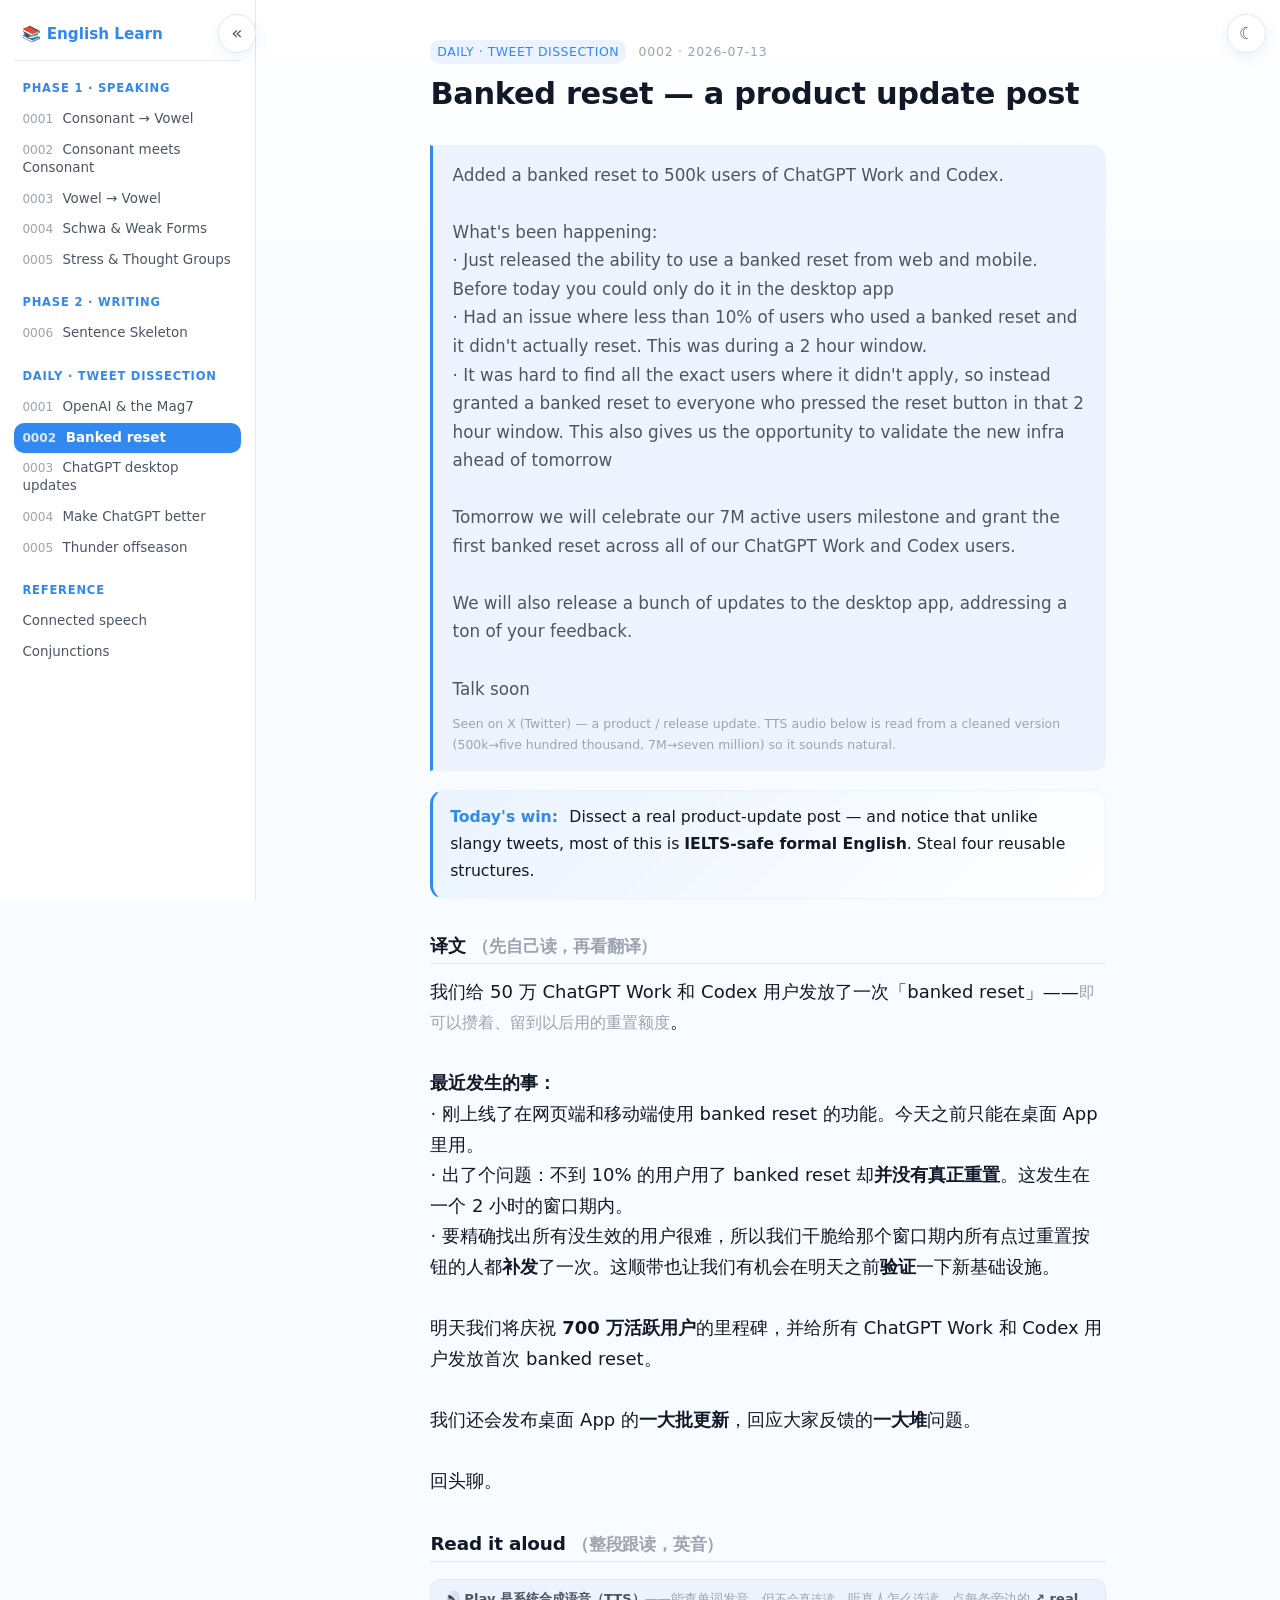
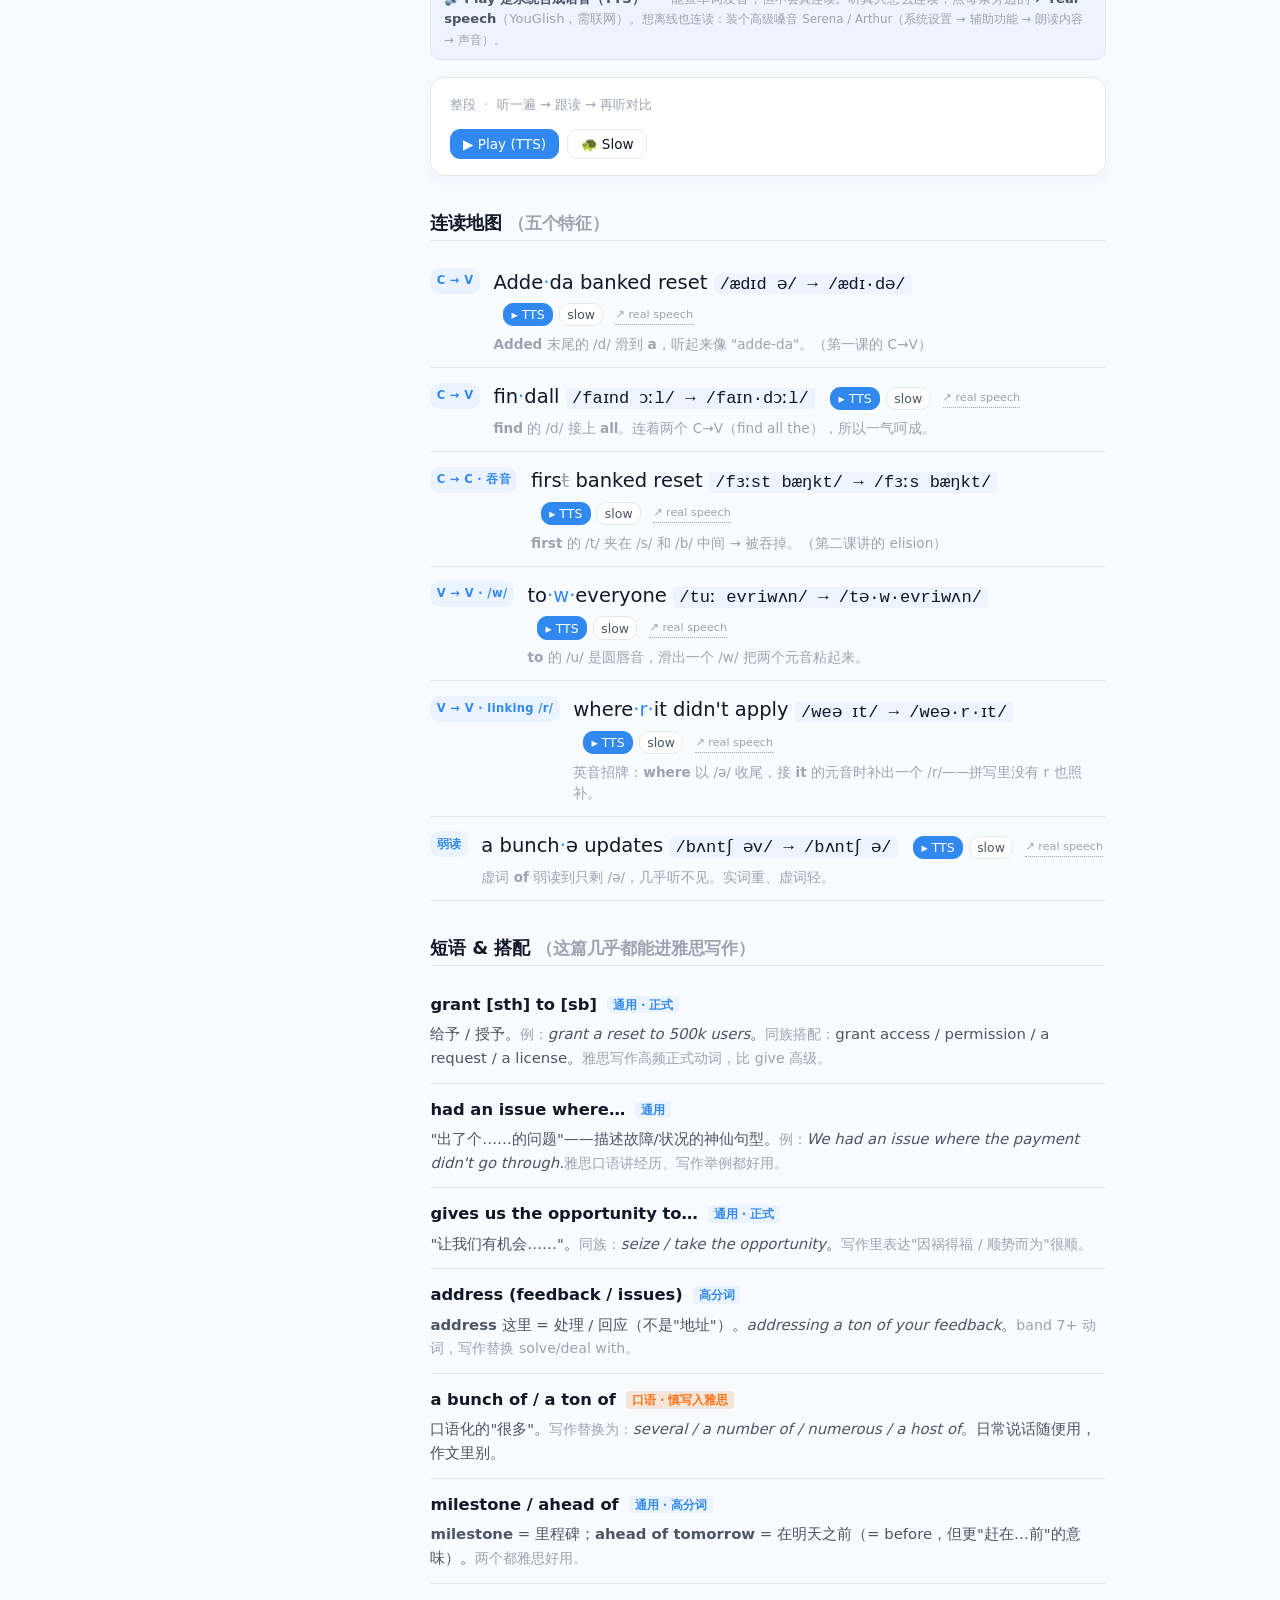
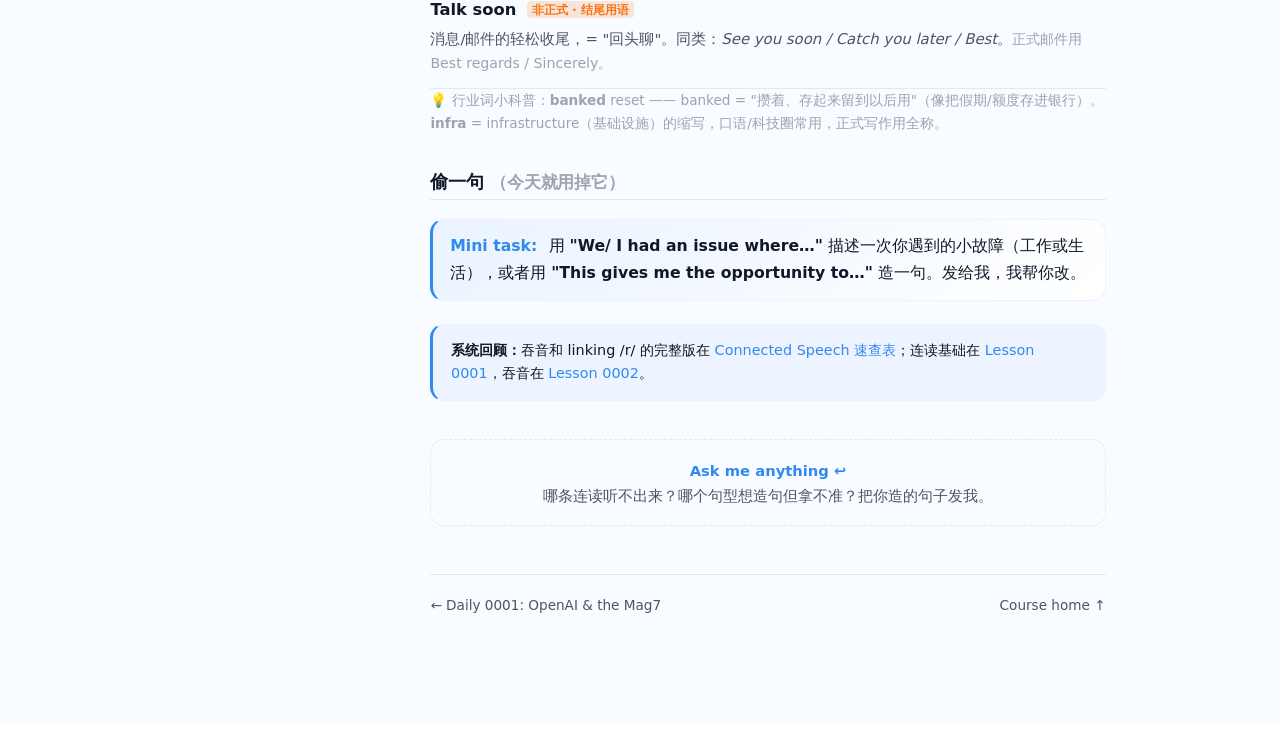
<file: lessons/daily/0002-banked-reset.html>
<!DOCTYPE html>
<html lang="en">
<head>
<meta charset="utf-8">
<meta name="viewport" content="width=device-width, initial-scale=1">
<title>Daily 0002 · Banked reset — product update</title>
<link rel="icon" href="../../assets/favicon.svg" type="image/svg+xml">
<link rel="stylesheet" href="../../assets/style.css">
<script src="../../assets/theme.js"></script>
<script src="../../assets/nav.js"></script>
<script src="../../assets/shadow.js"></script>
</head>
<body>
<main>

<div class="lesson-head">
  <div class="meta"><span class="tag">Daily · Tweet dissection</span> 0002 · 2026-07-13</div>
  <h1>Banked reset — a product update post</h1>
</div>

<blockquote>
  Added a banked reset to 500k users of ChatGPT Work and Codex.
  <br><br>
  What's been happening:
  <br>· Just released the ability to use a banked reset from web and mobile. Before today you could only do it in the desktop app
  <br>· Had an issue where less than 10% of users who used a banked reset and it didn't actually reset. This was during a 2 hour window.
  <br>· It was hard to find all the exact users where it didn't apply, so instead granted a banked reset to everyone who pressed the reset button in that 2 hour window. This also gives us the opportunity to validate the new infra ahead of tomorrow
  <br><br>
  Tomorrow we will celebrate our 7M active users milestone and grant the first banked reset across all of our ChatGPT Work and Codex users.
  <br><br>
  We will also release a bunch of updates to the desktop app, addressing a ton of your feedback.
  <br><br>
  Talk soon
  <span class="src">Seen on X (Twitter) — a product / release update. TTS audio below is read from a cleaned version (500k→five hundred thousand, 7M→seven million) so it sounds natural.</span>
</blockquote>

<div class="win">
  <span class="label">Today's win:</span> Dissect a real product-update post — and notice that unlike slangy tweets, most of this is <strong>IELTS-safe formal English</strong>. Steal four reusable structures.
</div>

<h2>译文 <span class="zh">（先自己读，再看翻译）</span></h2>
<p>
  我们给 50 万 ChatGPT Work 和 Codex 用户发放了一次「banked reset」——<span class="zh">即可以攒着、留到以后用的重置额度</span>。<br><br>
  <strong>最近发生的事：</strong><br>
  · 刚上线了在网页端和移动端使用 banked reset 的功能。今天之前只能在桌面 App 里用。<br>
  · 出了个问题：不到 10% 的用户用了 banked reset 却<strong>并没有真正重置</strong>。这发生在一个 2 小时的窗口期内。<br>
  · 要精确找出所有没生效的用户很难，所以我们干脆给那个窗口期内所有点过重置按钮的人都<strong>补发</strong>了一次。这顺带也让我们有机会在明天之前<strong>验证</strong>一下新基础设施。<br><br>
  明天我们将庆祝 <strong>700 万活跃用户</strong>的里程碑，并给所有 ChatGPT Work 和 Codex 用户发放首次 banked reset。<br><br>
  我们还会发布桌面 App 的<strong>一大批更新</strong>，回应大家反馈的<strong>一大堆</strong>问题。<br><br>
  回头聊。
</p>

<h2>Read it aloud <span class="zh">（整段跟读，英音）</span></h2>
<div class="shadow" data-phrase="We've added a banked reset to five hundred thousand users of ChatGPT Work and Codex. Just released the ability to use a banked reset from web and mobile. Before today you could only do it in the desktop app. We had an issue where less than ten percent of users who used a banked reset found it didn't actually reset, during a two hour window. It was hard to find all the exact users where it didn't apply, so instead we granted a banked reset to everyone who pressed the reset button in that two hour window. This also gives us the opportunity to validate the new infra ahead of tomorrow. Tomorrow we will celebrate our seven million active users milestone and grant the first banked reset across all of our users. We will also release a bunch of updates to the desktop app, addressing a ton of your feedback. Talk soon." data-rate="0.92" data-slow="0.55">
  <div class="sub">整段 &nbsp;·&nbsp; 听一遍 → 跟读 → 再听对比</div>
</div>

<h2>连读地图 <span class="zh">（五个特征）</span></h2>

<div class="link-row">
  <div class="link-tag">C → V</div>
  <div class="link-body">
    <span class="link-phrase">Adde<span class="link">·</span>da banked reset</span><span class="ipa">/ædɪd ə/ → /ædɪ·də/</span>
    <span class="speakable" data-phrase="Added a banked reset"></span>
    <div class="link-note"><strong>Added</strong> 末尾的 /d/ 滑到 <strong>a</strong>，听起来像 "adde-da"。（第一课的 C→V）</div>
  </div>
</div>

<div class="link-row">
  <div class="link-tag">C → V</div>
  <div class="link-body">
    <span class="link-phrase">fin<span class="link">·</span>dall</span><span class="ipa">/faɪnd ɔːl/ → /faɪn·dɔːl/</span>
    <span class="speakable" data-phrase="find all"></span>
    <div class="link-note"><strong>find</strong> 的 /d/ 接上 <strong>all</strong>。连着两个 C→V（find all the），所以一气呵成。</div>
  </div>
</div>

<div class="link-row">
  <div class="link-tag">C → C · 吞音</div>
  <div class="link-body">
    <span class="link-phrase">firs<span style="text-decoration:line-through;color:var(--ink-faint)">t</span> banked reset</span><span class="ipa">/fɜːst bæŋkt/ → /fɜːs bæŋkt/</span>
    <span class="speakable" data-phrase="first banked reset"></span>
    <div class="link-note"><strong>first</strong> 的 /t/ 夹在 /s/ 和 /b/ 中间 → 被吞掉。（第二课讲的 elision）</div>
  </div>
</div>

<div class="link-row">
  <div class="link-tag">V → V · /w/</div>
  <div class="link-body">
    <span class="link-phrase">to<span class="link">·w·</span>everyone</span><span class="ipa">/tuː evriwʌn/ → /tə·w·evriwʌn/</span>
    <span class="speakable" data-phrase="to everyone"></span>
    <div class="link-note"><strong>to</strong> 的 /u/ 是圆唇音，滑出一个 /w/ 把两个元音粘起来。</div>
  </div>
</div>

<div class="link-row">
  <div class="link-tag">V → V · linking /r/</div>
  <div class="link-body">
    <span class="link-phrase">where<span class="link">·r·</span>it didn't apply</span><span class="ipa">/weə ɪt/ → /weə·r·ɪt/</span>
    <span class="speakable" data-phrase="where it didn't apply"></span>
    <div class="link-note">英音招牌：<strong>where</strong> 以 /ə/ 收尾，接 <strong>it</strong> 的元音时补出一个 /r/——拼写里没有 r 也照补。</div>
  </div>
</div>

<div class="link-row">
  <div class="link-tag">弱读</div>
  <div class="link-body">
    <span class="link-phrase">a bunch<span class="link">·</span>ə updates</span><span class="ipa">/bʌntʃ əv/ → /bʌntʃ ə/</span>
    <span class="speakable" data-phrase="a bunch of updates"></span>
    <div class="link-note">虚词 <strong>of</strong> 弱读到只剩 /ə/，几乎听不见。实词重、虚词轻。</div>
  </div>
</div>

<h2>短语 &amp; 搭配 <span class="zh">（这篇几乎都能进雅思写作）</span></h2>

<div class="vocab">
  <div class="v-head">grant [sth] to [sb] <span class="flag formal">通用 · 正式</span></div>
  <div class="v-body">给予 / 授予。<span class="zh">例：</span><em>grant a reset to 500k users</em>。<span class="zh">同族搭配：</span>grant access / permission / a request / a license。<span class="zh">雅思写作高频正式动词，比 give 高级。</span></div>
</div>

<div class="vocab">
  <div class="v-head">had an issue where… <span class="flag formal">通用</span></div>
  <div class="v-body">"出了个……的问题"——描述故障/状况的神仙句型。<span class="zh">例：</span><em>We had an issue where the payment didn't go through.</em><span class="zh">雅思口语讲经历、写作举例都好用。</span></div>
</div>

<div class="vocab">
  <div class="v-head">gives us the opportunity to… <span class="flag formal">通用 · 正式</span></div>
  <div class="v-body">"让我们有机会……"。<span class="zh">同族：</span><em>seize / take the opportunity</em>。<span class="zh">写作里表达"因祸得福 / 顺势而为"很顺。</span></div>
</div>

<div class="vocab">
  <div class="v-head">address (feedback / issues) <span class="flag formal">高分词</span></div>
  <div class="v-body"><strong>address</strong> 这里 = 处理 / 回应（不是"地址"）。<em>addressing a ton of your feedback</em>。<span class="zh">band 7+ 动词，写作替换 solve/deal with。</span></div>
</div>

<div class="vocab">
  <div class="v-head">a bunch of / a ton of <span class="flag avoid">口语 · 慎写入雅思</span></div>
  <div class="v-body">口语化的"很多"。<span class="zh">写作替换为：</span><em>several / a number of / numerous / a host of</em>。日常说话随便用，作文里别。</div>
</div>

<div class="vocab">
  <div class="v-head">milestone / ahead of <span class="flag formal">通用 · 高分词</span></div>
  <div class="v-body"><strong>milestone</strong> = 里程碑；<strong>ahead of tomorrow</strong> = 在明天之前（= before，但更"赶在…前"的意味）。<span class="zh">两个都雅思好用。</span></div>
</div>

<div class="vocab">
  <div class="v-head">Talk soon <span class="flag avoid">非正式 · 结尾用语</span></div>
  <div class="v-body">消息/邮件的轻松收尾，= "回头聊"。同类：<em>See you soon / Catch you later / Best</em>。<span class="zh">正式邮件用 Best regards / Sincerely。</span></div>
</div>

<p class="zh" style="font-size:.85rem;">💡 行业词小科普：<strong>banked</strong> reset —— banked = "攒着、存起来留到以后用"（像把假期/额度存进银行）。<strong>infra</strong> = infrastructure（基础设施）的缩写，口语/科技圈常用，正式写作用全称。</p>

<h2>偷一句 <span class="zh">（今天就用掉它）</span></h2>
<div class="win">
  <span class="label">Mini task:</span> 用 <strong>"We/ I had an issue where…"</strong> 描述一次你遇到的小故障（工作或生活），或者用 <strong>"This gives me the opportunity to…"</strong> 造一句。发给我，我帮你改。
</div>

<div class="callout primary">
  <strong>系统回顾：</strong>吞音和 linking /r/ 的完整版在 <a href="../../reference/connected-speech.html">Connected Speech 速查表</a>；连读基础在 <a href="../0001-consonant-vowel-linking.html">Lesson 0001</a>，吞音在 <a href="../0002-consonant-meets-consonant.html">Lesson 0002</a>。
</div>

<div class="ask-box">
  <span class="icon">Ask me anything ↩</span><br>
  哪条连读听不出来？哪个句型想造句但拿不准？把你造的句子发我。
</div>

<nav class="pager">
  <a href="0001-openai-mag7.html">← Daily 0001: OpenAI &amp; the Mag7</a>
  <a class="next" href="../../index.html">Course home ↑</a>
</nav>

</main>
</body>
</html>
</file>
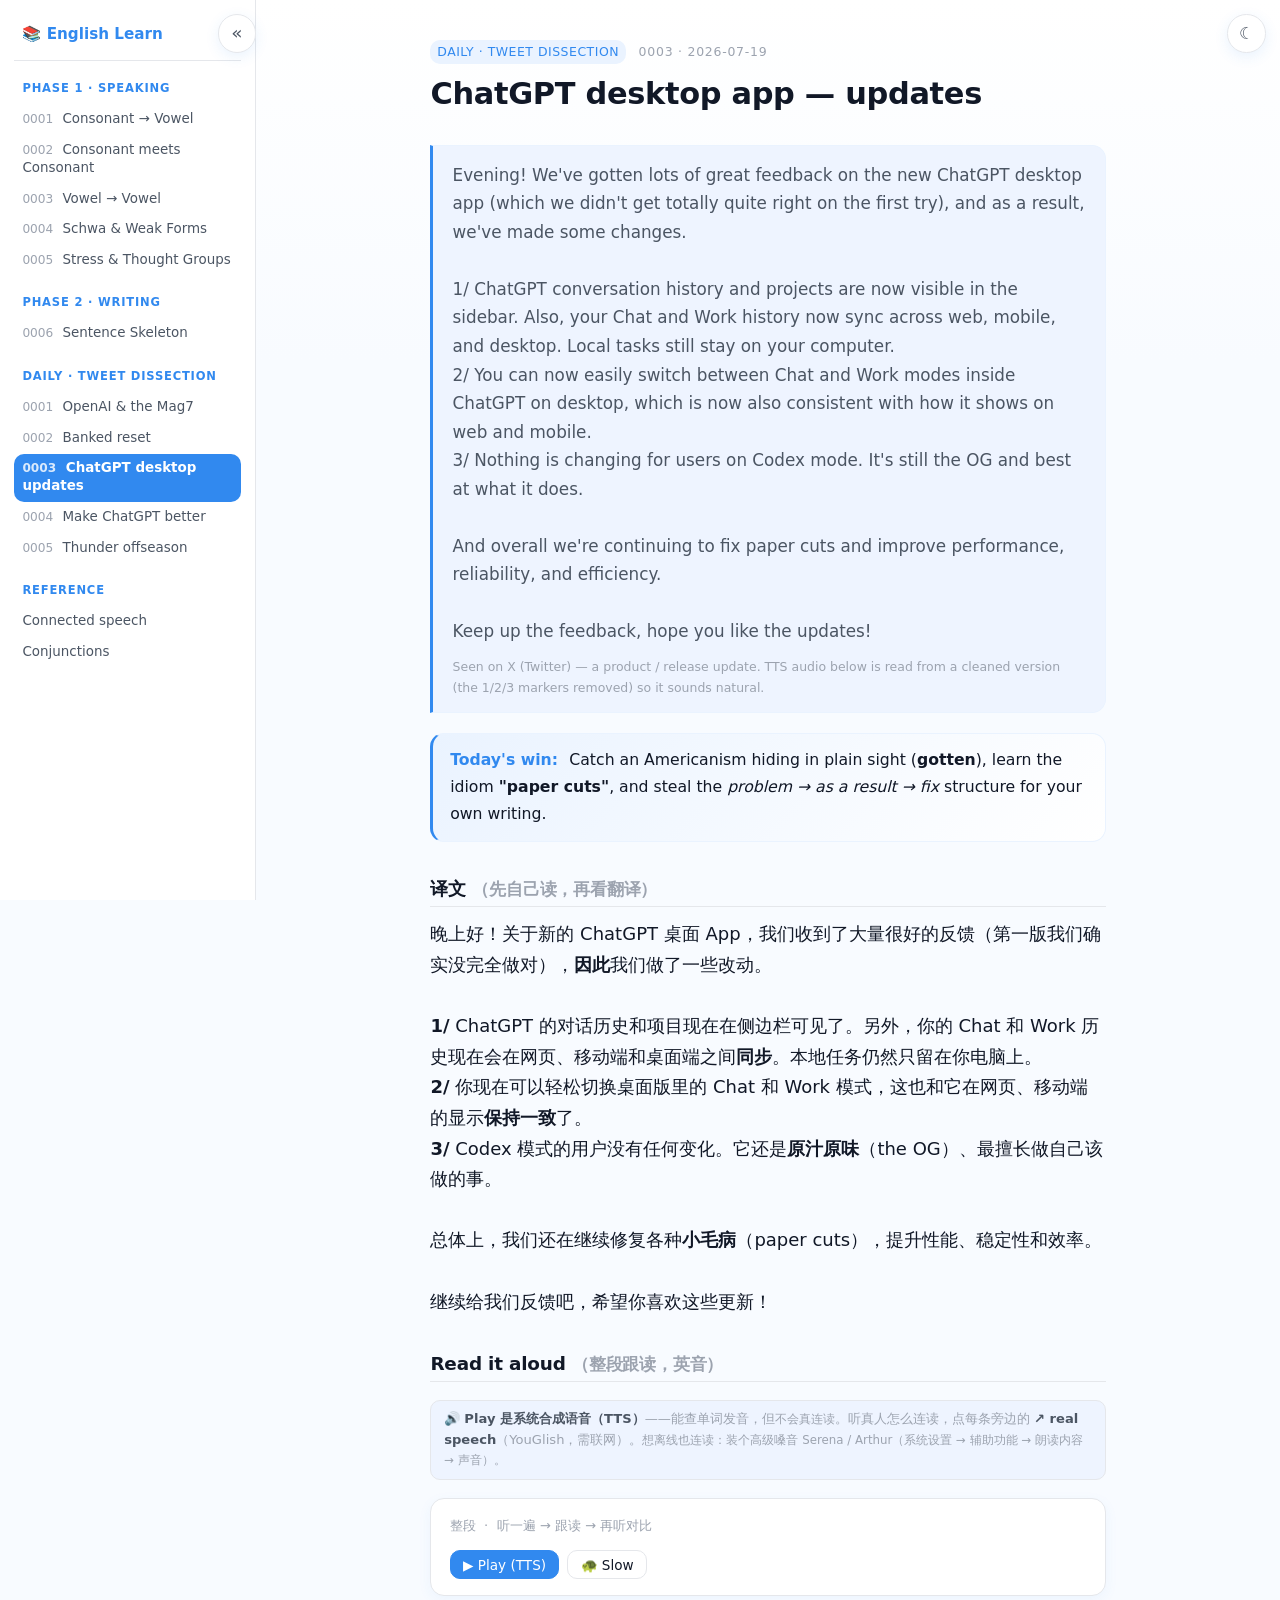
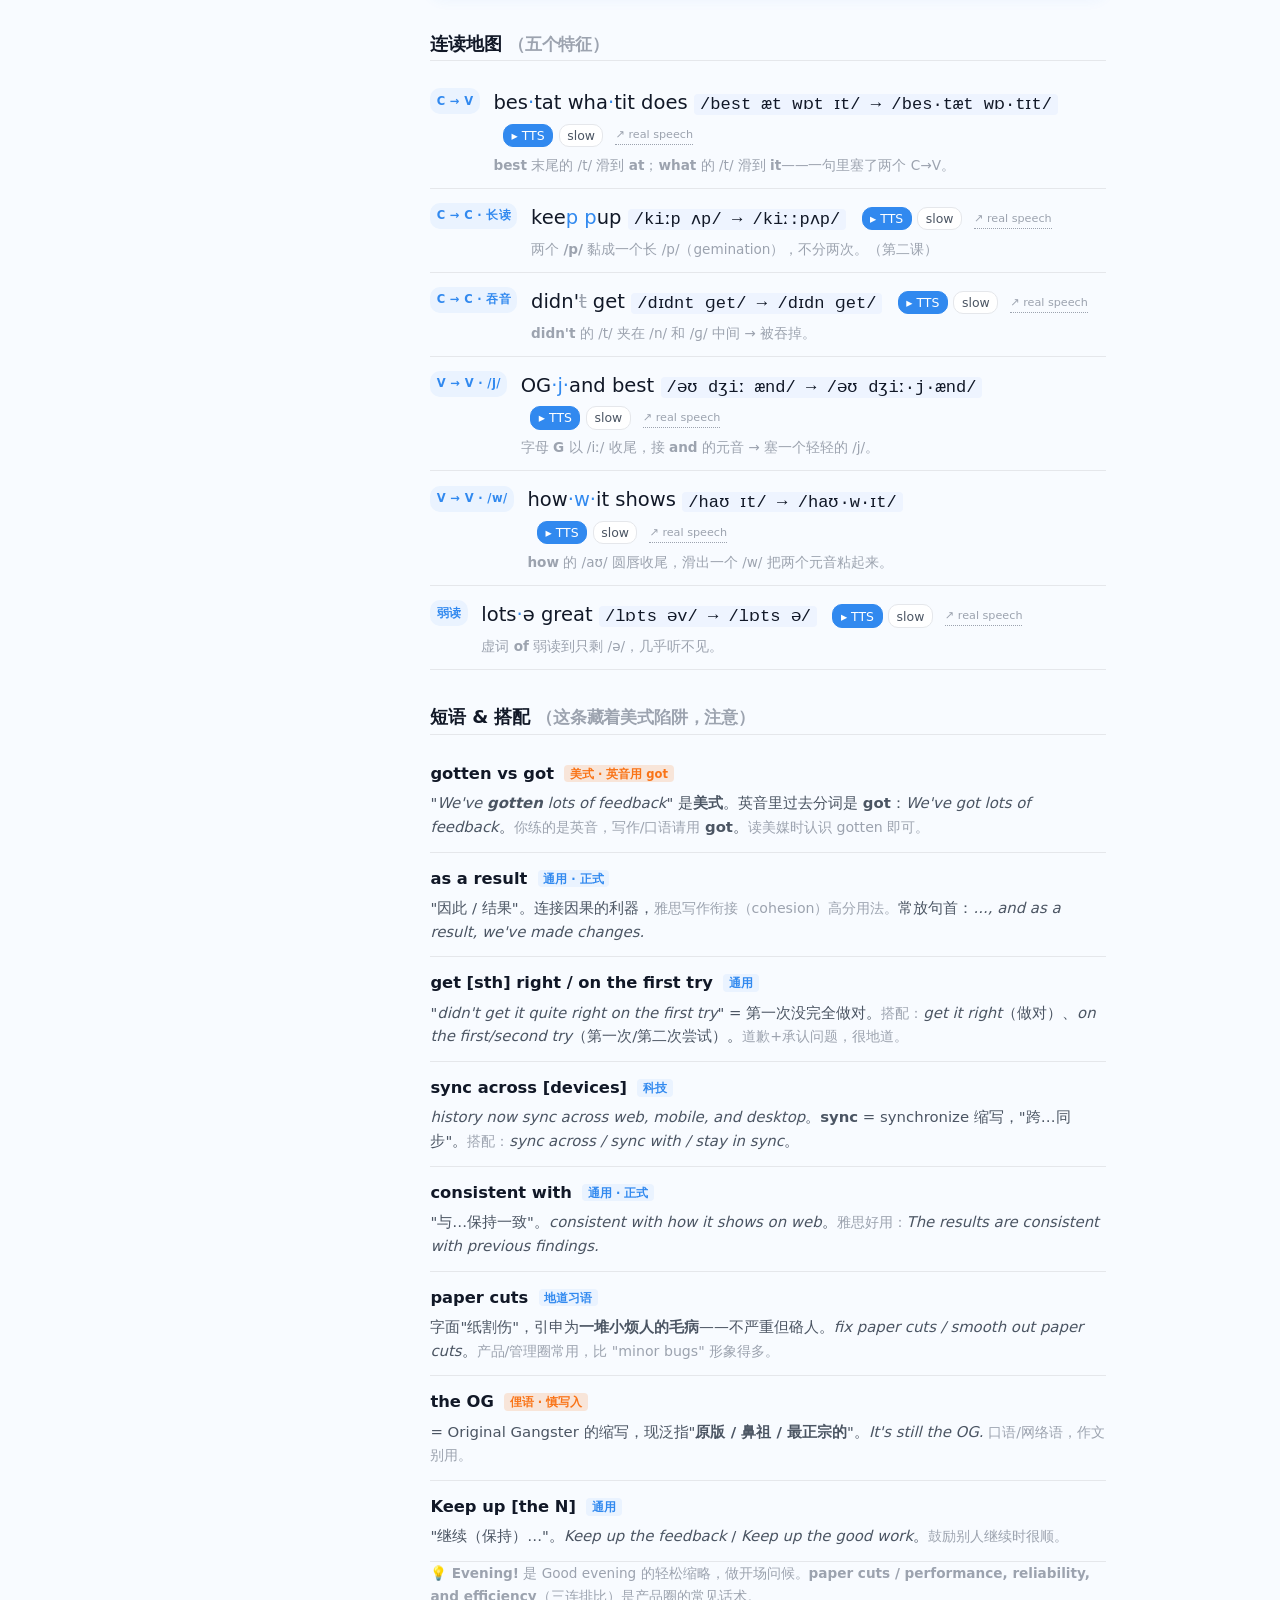
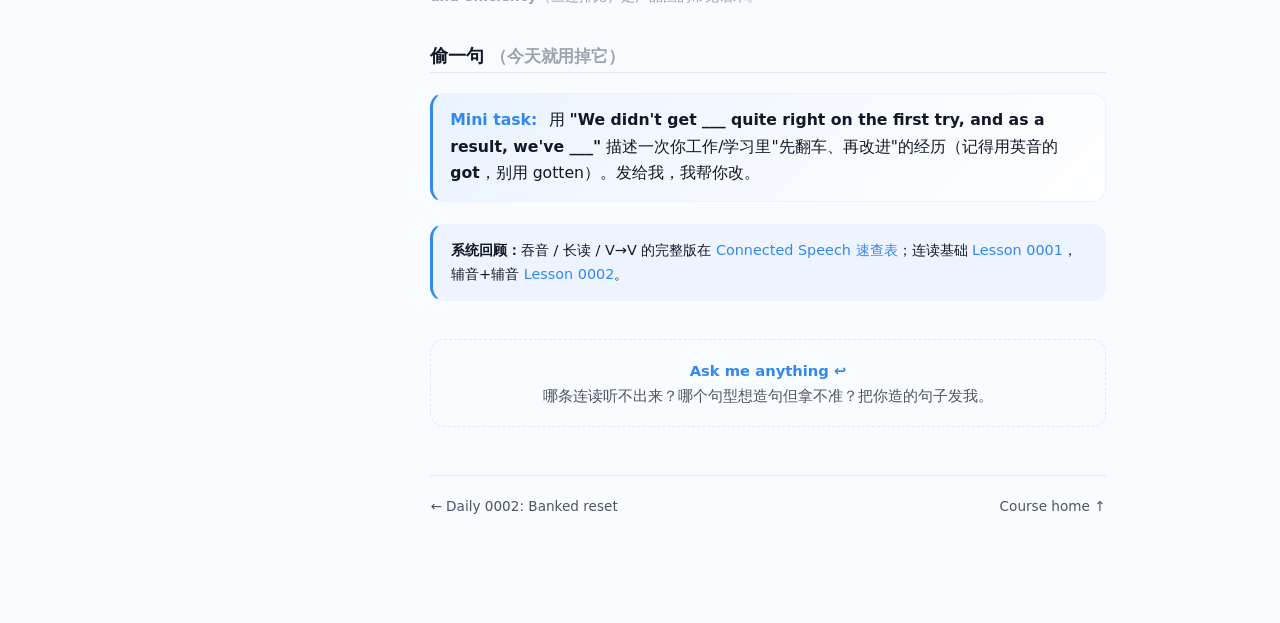
<file: lessons/daily/0003-chatgpt-desktop-updates.html>
<!DOCTYPE html>
<html lang="en">
<head>
<meta charset="utf-8">
<meta name="viewport" content="width=device-width, initial-scale=1">
<title>Daily 0003 · ChatGPT desktop updates</title>
<link rel="icon" href="../../assets/favicon.svg" type="image/svg+xml">
<link rel="stylesheet" href="../../assets/style.css">
<script src="../../assets/theme.js"></script>
<script src="../../assets/nav.js"></script>
<script src="../../assets/shadow.js"></script>
</head>
<body>
<main>

<div class="lesson-head">
  <div class="meta"><span class="tag">Daily · Tweet dissection</span> 0003 · 2026-07-19</div>
  <h1>ChatGPT desktop app — updates</h1>
</div>

<blockquote>
  Evening! We've gotten lots of great feedback on the new ChatGPT desktop app (which we didn't get totally quite right on the first try), and as a result, we've made some changes.
  <br><br>
  1/ ChatGPT conversation history and projects are now visible in the sidebar. Also, your Chat and Work history now sync across web, mobile, and desktop. Local tasks still stay on your computer.
  <br>
  2/ You can now easily switch between Chat and Work modes inside ChatGPT on desktop, which is now also consistent with how it shows on web and mobile.
  <br>
  3/ Nothing is changing for users on Codex mode. It's still the OG and best at what it does.
  <br><br>
  And overall we're continuing to fix paper cuts and improve performance, reliability, and efficiency.
  <br><br>
  Keep up the feedback, hope you like the updates!
  <span class="src">Seen on X (Twitter) — a product / release update. TTS audio below is read from a cleaned version (the 1/2/3 markers removed) so it sounds natural.</span>
</blockquote>

<div class="win">
  <span class="label">Today's win:</span> Catch an Americanism hiding in plain sight (<strong>gotten</strong>), learn the idiom <strong>"paper cuts"</strong>, and steal the <em>problem → as a result → fix</em> structure for your own writing.
</div>

<h2>译文 <span class="zh">（先自己读，再看翻译）</span></h2>
<p>
  晚上好！关于新的 ChatGPT 桌面 App，我们收到了大量很好的反馈（第一版我们确实没完全做对），<strong>因此</strong>我们做了一些改动。<br><br>
  <strong>1/</strong> ChatGPT 的对话历史和项目现在在侧边栏可见了。另外，你的 Chat 和 Work 历史现在会在网页、移动端和桌面端之间<strong>同步</strong>。本地任务仍然只留在你电脑上。<br>
  <strong>2/</strong> 你现在可以轻松切换桌面版里的 Chat 和 Work 模式，这也和它在网页、移动端的显示<strong>保持一致</strong>了。<br>
  <strong>3/</strong> Codex 模式的用户没有任何变化。它还是<strong>原汁原味</strong>（the OG）、最擅长做自己该做的事。<br><br>
  总体上，我们还在继续修复各种<strong>小毛病</strong>（paper cuts），提升性能、稳定性和效率。<br><br>
  继续给我们反馈吧，希望你喜欢这些更新！
</p>

<h2>Read it aloud <span class="zh">（整段跟读，英音）</span></h2>
<div class="shadow" data-phrase="Evening! We've gotten lots of great feedback on the new ChatGPT desktop app, which we didn't get totally quite right on the first try, and as a result, we've made some changes. ChatGPT conversation history and projects are now visible in the sidebar. Also, your Chat and Work history now sync across web, mobile, and desktop. Local tasks still stay on your computer. You can now easily switch between Chat and Work modes inside ChatGPT on desktop, which is now also consistent with how it shows on web and mobile. Nothing is changing for users on Codex mode. It's still the OG and best at what it does. And overall we're continuing to fix paper cuts and improve performance, reliability, and efficiency. Keep up the feedback, hope you like the updates!" data-rate="0.92" data-slow="0.55">
  <div class="sub">整段 &nbsp;·&nbsp; 听一遍 → 跟读 → 再听对比</div>
</div>

<h2>连读地图 <span class="zh">（五个特征）</span></h2>

<div class="link-row">
  <div class="link-tag">C → V</div>
  <div class="link-body">
    <span class="link-phrase">bes<span class="link">·</span>tat wha<span class="link">·</span>tit does</span><span class="ipa">/best æt wɒt ɪt/ → /bes·tæt wɒ·tɪt/</span>
    <span class="speakable" data-phrase="best at what it does"></span>
    <div class="link-note"><strong>best</strong> 末尾的 /t/ 滑到 <strong>at</strong>；<strong>what</strong> 的 /t/ 滑到 <strong>it</strong>——一句里塞了两个 C→V。</div>
  </div>
</div>

<div class="link-row">
  <div class="link-tag">C → C · 长读</div>
  <div class="link-body">
    <span class="link-phrase">kee<span class="link">p</span> <span class="link">p</span>up</span><span class="ipa">/kiːp ʌp/ → /kiː:pʌp/</span>
    <span class="speakable" data-phrase="keep up"></span>
    <div class="link-note">两个 <strong>/p/</strong> 黏成一个长 /p/（gemination），不分两次。（第二课）</div>
  </div>
</div>

<div class="link-row">
  <div class="link-tag">C → C · 吞音</div>
  <div class="link-body">
    <span class="link-phrase">didn'<span style="text-decoration:line-through;color:var(--ink-faint)">t</span> get</span><span class="ipa">/dɪdnt ɡet/ → /dɪdn ɡet/</span>
    <span class="speakable" data-phrase="didn't get"></span>
    <div class="link-note"><strong>didn't</strong> 的 /t/ 夹在 /n/ 和 /ɡ/ 中间 → 被吞掉。</div>
  </div>
</div>

<div class="link-row">
  <div class="link-tag">V → V · /j/</div>
  <div class="link-body">
    <span class="link-phrase">OG<span class="link">·j·</span>and best</span><span class="ipa">/əʊ dʒiː ænd/ → /əʊ dʒiː·j·ænd/</span>
    <span class="speakable" data-phrase="the OG and best"></span>
    <div class="link-note">字母 <strong>G</strong> 以 /iː/ 收尾，接 <strong>and</strong> 的元音 → 塞一个轻轻的 /j/。</div>
  </div>
</div>

<div class="link-row">
  <div class="link-tag">V → V · /w/</div>
  <div class="link-body">
    <span class="link-phrase">how<span class="link">·w·</span>it shows</span><span class="ipa">/haʊ ɪt/ → /haʊ·w·ɪt/</span>
    <span class="speakable" data-phrase="how it shows"></span>
    <div class="link-note"><strong>how</strong> 的 /aʊ/ 圆唇收尾，滑出一个 /w/ 把两个元音粘起来。</div>
  </div>
</div>

<div class="link-row">
  <div class="link-tag">弱读</div>
  <div class="link-body">
    <span class="link-phrase">lots<span class="link">·</span>ə great</span><span class="ipa">/lɒts əv/ → /lɒts ə/</span>
    <span class="speakable" data-phrase="lots of great"></span>
    <div class="link-note">虚词 <strong>of</strong> 弱读到只剩 /ə/，几乎听不见。</div>
  </div>
</div>

<h2>短语 &amp; 搭配 <span class="zh">（这条藏着美式陷阱，注意）</span></h2>

<div class="vocab">
  <div class="v-head">gotten vs got <span class="flag avoid">美式 · 英音用 got</span></div>
  <div class="v-body">"<em>We've <strong>gotten</strong> lots of feedback</em>" 是<strong>美式</strong>。英音里过去分词是 <strong>got</strong>：<em>We've got lots of feedback</em>。<span class="zh">你练的是英音，写作/口语请用 </span><strong>got</strong>。<span class="zh">读美媒时认识 gotten 即可。</span></div>
</div>

<div class="vocab">
  <div class="v-head">as a result <span class="flag formal">通用 · 正式</span></div>
  <div class="v-body">"因此 / 结果"。连接因果的利器，<span class="zh">雅思写作衔接（cohesion）高分用法。</span>常放句首：<em>..., and as a result, we've made changes.</em></div>
</div>

<div class="vocab">
  <div class="v-head">get [sth] right / on the first try <span class="flag formal">通用</span></div>
  <div class="v-body">"<em>didn't get it quite right on the first try</em>" = 第一次没完全做对。<span class="zh">搭配：</span><em>get it right</em>（做对）、<em>on the first/second try</em>（第一次/第二次尝试）。<span class="zh">道歉+承认问题，很地道。</span></div>
</div>

<div class="vocab">
  <div class="v-head">sync across [devices] <span class="flag formal">科技</span></div>
  <div class="v-body"><em>history now sync across web, mobile, and desktop</em>。<strong>sync</strong> = synchronize 缩写，"跨…同步"。<span class="zh">搭配：</span><em>sync across / sync with / stay in sync</em>。</div>
</div>

<div class="vocab">
  <div class="v-head">consistent with <span class="flag formal">通用 · 正式</span></div>
  <div class="v-body">"与…保持一致"。<em>consistent with how it shows on web</em>。<span class="zh">雅思好用：</span><em>The results are consistent with previous findings.</em></div>
</div>

<div class="vocab">
  <div class="v-head">paper cuts <span class="flag formal">地道习语</span></div>
  <div class="v-body">字面"纸割伤"，引申为<strong>一堆小烦人的毛病</strong>——不严重但硌人。<em>fix paper cuts / smooth out paper cuts</em>。<span class="zh">产品/管理圈常用，比 "minor bugs" 形象得多。</span></div>
</div>

<div class="vocab">
  <div class="v-head">the OG <span class="flag avoid">俚语 · 慎写入</span></div>
  <div class="v-body">= Original Gangster 的缩写，现泛指"<strong>原版 / 鼻祖 / 最正宗的</strong>"。<em>It's still the OG.</em> <span class="zh">口语/网络语，作文别用。</span></div>
</div>

<div class="vocab">
  <div class="v-head">Keep up [the N] <span class="flag formal">通用</span></div>
  <div class="v-body">"继续（保持）…"。<em>Keep up the feedback</em> / <em>Keep up the good work</em>。<span class="zh">鼓励别人继续时很顺。</span></div>
</div>

<p class="zh" style="font-size:.85rem;">💡 <strong>Evening!</strong> 是 Good evening 的轻松缩略，做开场问候。<strong>paper cuts / performance, reliability, and efficiency</strong>（三连排比）是产品圈的常见话术。</p>

<h2>偷一句 <span class="zh">（今天就用掉它）</span></h2>
<div class="win">
  <span class="label">Mini task:</span> 用 <strong>"We didn't get ___ quite right on the first try, and as a result, we've ___"</strong> 描述一次你工作/学习里"先翻车、再改进"的经历（记得用英音的 <strong>got</strong>，别用 gotten）。发给我，我帮你改。
</div>

<div class="callout primary">
  <strong>系统回顾：</strong>吞音 / 长读 / V→V 的完整版在 <a href="../../reference/connected-speech.html">Connected Speech 速查表</a>；连读基础 <a href="../0001-consonant-vowel-linking.html">Lesson 0001</a>，辅音+辅音 <a href="../0002-consonant-meets-consonant.html">Lesson 0002</a>。
</div>

<div class="ask-box">
  <span class="icon">Ask me anything ↩</span><br>
  哪条连读听不出来？哪个句型想造句但拿不准？把你造的句子发我。
</div>

<nav class="pager">
  <a href="0002-banked-reset.html">← Daily 0002: Banked reset</a>
  <a class="next" href="../../index.html">Course home ↑</a>
</nav>

</main>
</body>
</html>
</file>
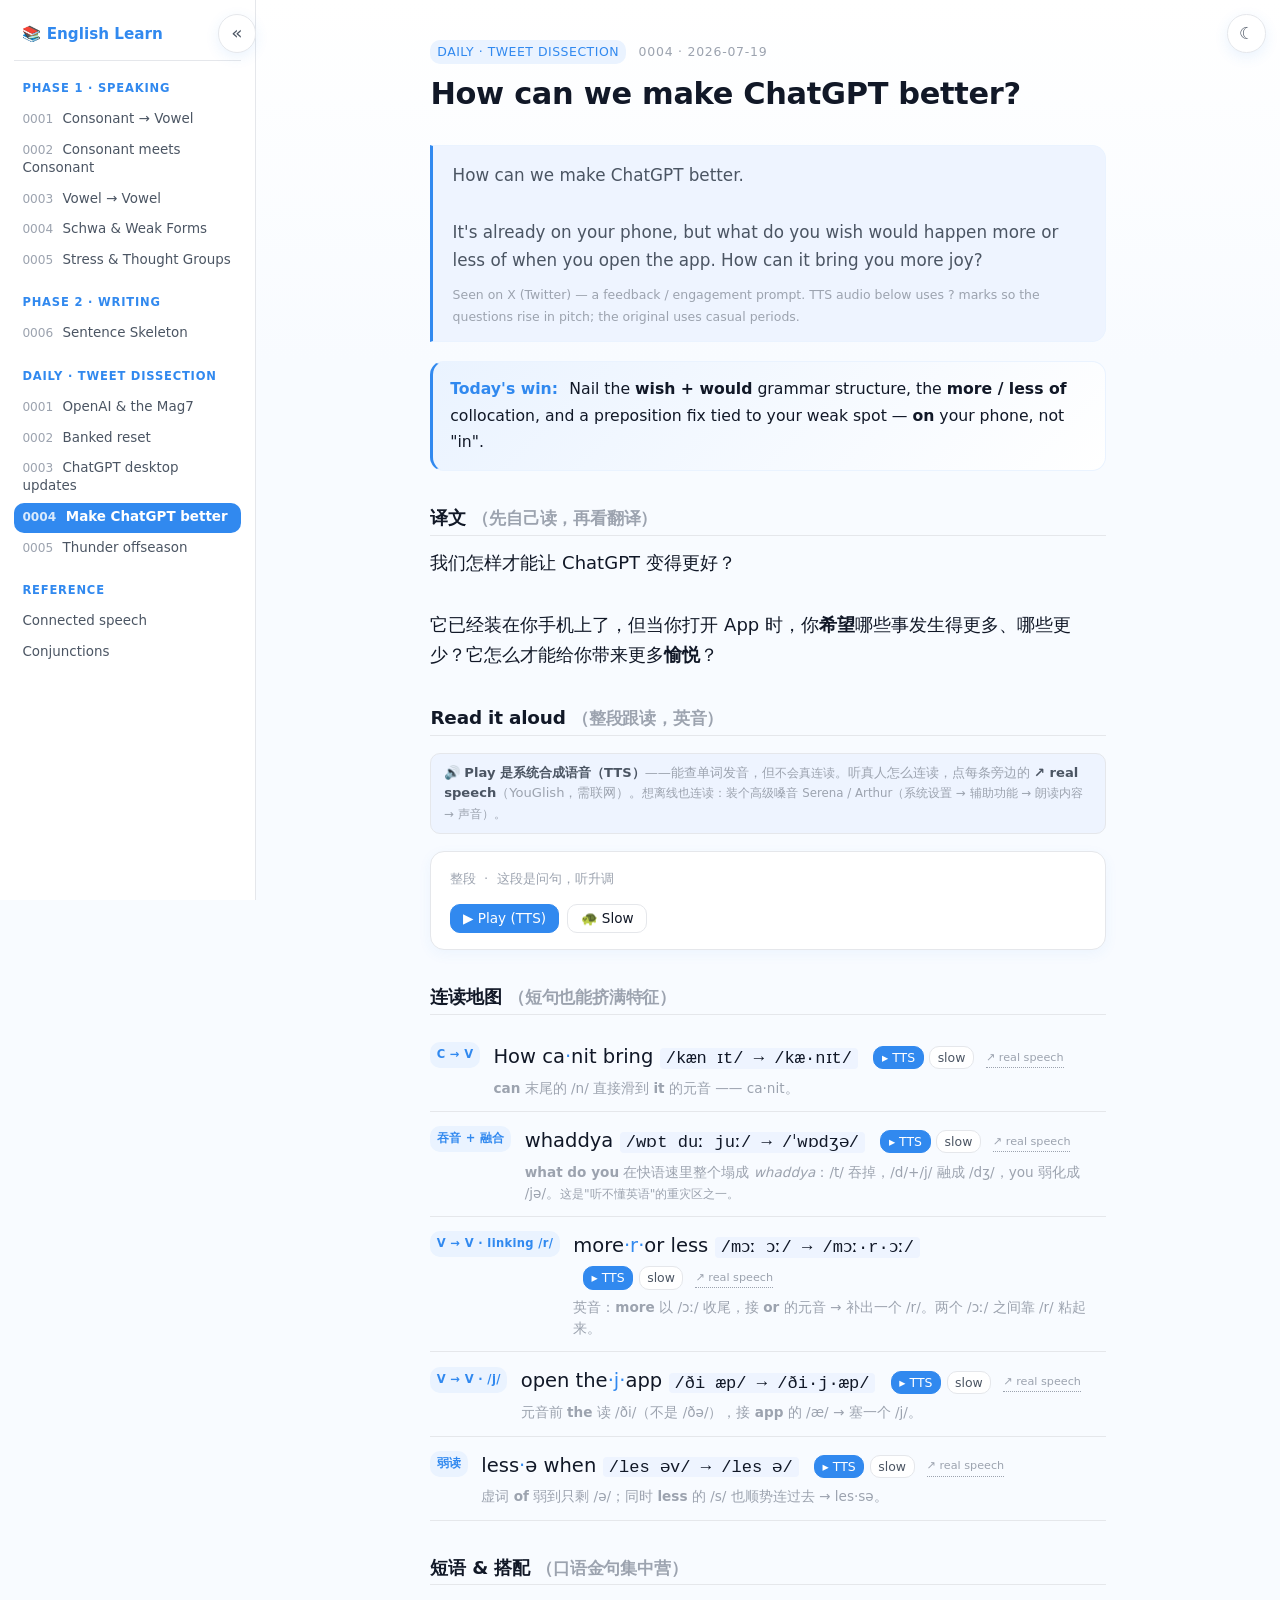
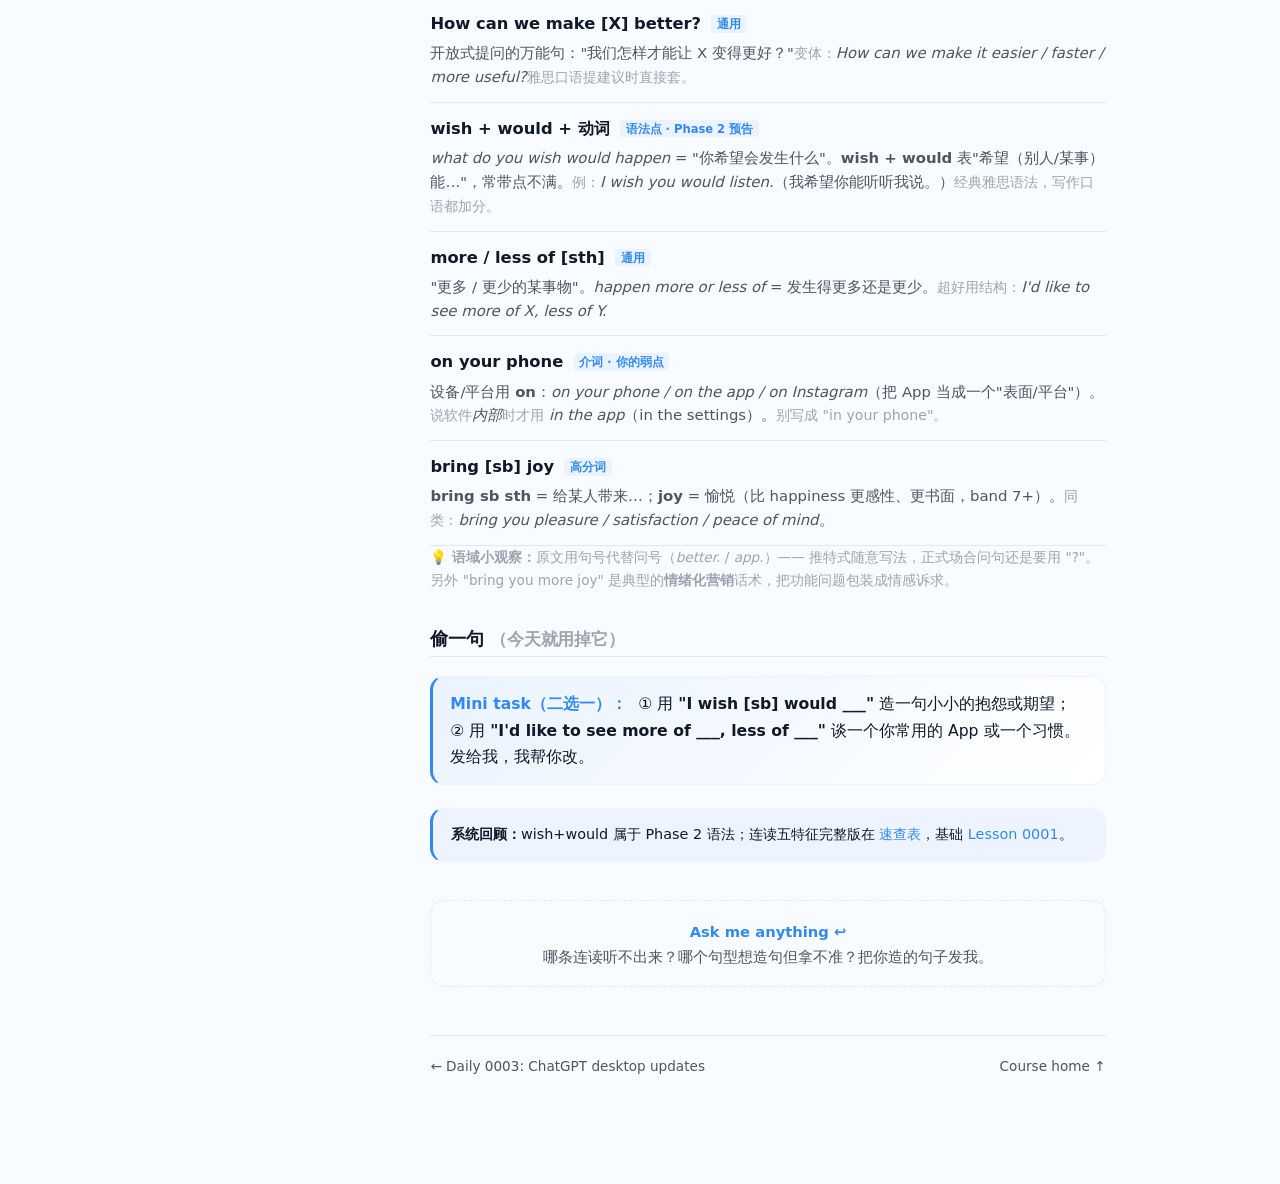
<file: lessons/daily/0004-make-chatgpt-better.html>
<!DOCTYPE html>
<html lang="en">
<head>
<meta charset="utf-8">
<meta name="viewport" content="width=device-width, initial-scale=1">
<title>Daily 0004 · How can we make ChatGPT better</title>
<link rel="icon" href="../../assets/favicon.svg" type="image/svg+xml">
<link rel="stylesheet" href="../../assets/style.css">
<script src="../../assets/theme.js"></script>
<script src="../../assets/nav.js"></script>
<script src="../../assets/shadow.js"></script>
</head>
<body>
<main>

<div class="lesson-head">
  <div class="meta"><span class="tag">Daily · Tweet dissection</span> 0004 · 2026-07-19</div>
  <h1>How can we make ChatGPT better?</h1>
</div>

<blockquote>
  How can we make ChatGPT better.
  <br><br>
  It's already on your phone, but what do you wish would happen more or less of when you open the app. How can it bring you more joy?
  <span class="src">Seen on X (Twitter) — a feedback / engagement prompt. TTS audio below uses ? marks so the questions rise in pitch; the original uses casual periods.</span>
</blockquote>

<div class="win">
  <span class="label">Today's win:</span> Nail the <strong>wish + would</strong> grammar structure, the <strong>more / less of</strong> collocation, and a preposition fix tied to your weak spot — <strong>on</strong> your phone, not "in".
</div>

<h2>译文 <span class="zh">（先自己读，再看翻译）</span></h2>
<p>
  我们怎样才能让 ChatGPT 变得更好？<br><br>
  它已经装在你手机上了，但当你打开 App 时，你<strong>希望</strong>哪些事发生得更多、哪些更少？它怎么才能给你带来更多<strong>愉悦</strong>？
</p>

<h2>Read it aloud <span class="zh">（整段跟读，英音）</span></h2>
<div class="shadow" data-phrase="How can we make ChatGPT better? It's already on your phone, but what do you wish would happen more or less of when you open the app? How can it bring you more joy?" data-rate="0.9" data-slow="0.5">
  <div class="sub">整段 &nbsp;·&nbsp; 这段是问句，听升调</div>
</div>

<h2>连读地图 <span class="zh">（短句也能挤满特征）</span></h2>

<div class="link-row">
  <div class="link-tag">C → V</div>
  <div class="link-body">
    <span class="link-phrase">How ca<span class="link">·</span>nit bring</span><span class="ipa">/kæn ɪt/ → /kæ·nɪt/</span>
    <span class="speakable" data-phrase="How can it bring"></span>
    <div class="link-note"><strong>can</strong> 末尾的 /n/ 直接滑到 <strong>it</strong> 的元音 —— ca·nit。</div>
  </div>
</div>

<div class="link-row">
  <div class="link-tag">吞音 + 融合</div>
  <div class="link-body">
    <span class="link-phrase">whaddya</span><span class="ipa">/wɒt duː juː/ → /ˈwɒdʒə/</span>
    <span class="speakable" data-phrase="what do you wish"></span>
    <div class="link-note"><strong>what do you</strong> 在快语速里整个塌成 <em>whaddya</em>：/t/ 吞掉，/d/+/j/ 融成 /dʒ/，you 弱化成 /jə/。<span class="zh">这是"听不懂英语"的重灾区之一。</span></div>
  </div>
</div>

<div class="link-row">
  <div class="link-tag">V → V · linking /r/</div>
  <div class="link-body">
    <span class="link-phrase">more<span class="link">·r·</span>or less</span><span class="ipa">/mɔː ɔː/ → /mɔː·r·ɔː/</span>
    <span class="speakable" data-phrase="more or less"></span>
    <div class="link-note">英音：<strong>more</strong> 以 /ɔː/ 收尾，接 <strong>or</strong> 的元音 → 补出一个 /r/。两个 /ɔː/ 之间靠 /r/ 粘起来。</div>
  </div>
</div>

<div class="link-row">
  <div class="link-tag">V → V · /j/</div>
  <div class="link-body">
    <span class="link-phrase">open the<span class="link">·j·</span>app</span><span class="ipa">/ði æp/ → /ði·j·æp/</span>
    <span class="speakable" data-phrase="open the app"></span>
    <div class="link-note">元音前 <strong>the</strong> 读 /ði/（不是 /ðə/），接 <strong>app</strong> 的 /æ/ → 塞一个 /j/。</div>
  </div>
</div>

<div class="link-row">
  <div class="link-tag">弱读</div>
  <div class="link-body">
    <span class="link-phrase">less<span class="link">·</span>ə when</span><span class="ipa">/les əv/ → /les ə/</span>
    <span class="speakable" data-phrase="less of when"></span>
    <div class="link-note">虚词 <strong>of</strong> 弱到只剩 /ə/；同时 <strong>less</strong> 的 /s/ 也顺势连过去 → les·sə。</div>
  </div>
</div>

<h2>短语 &amp; 搭配 <span class="zh">（口语金句集中营）</span></h2>

<div class="vocab">
  <div class="v-head">How can we make [X] better? <span class="flag formal">通用</span></div>
  <div class="v-body">开放式提问的万能句："我们怎样才能让 X 变得更好？"<span class="zh">变体：</span><em>How can we make it easier / faster / more useful?</em><span class="zh">雅思口语提建议时直接套。</span></div>
</div>

<div class="vocab">
  <div class="v-head">wish + would + 动词 <span class="flag formal">语法点 · Phase 2 预告</span></div>
  <div class="v-body"><em>what do you wish would happen</em> = "你希望会发生什么"。<strong>wish + would</strong> 表"希望（别人/某事）能…"，常带点不满。<span class="zh">例：</span><em>I wish you would listen.</em>（我希望你能听听我说。）<span class="zh">经典雅思语法，写作口语都加分。</span></div>
</div>

<div class="vocab">
  <div class="v-head">more / less of [sth] <span class="flag formal">通用</span></div>
  <div class="v-body">"更多 / 更少的某事物"。<em>happen more or less of</em> = 发生得更多还是更少。<span class="zh">超好用结构：</span><em>I'd like to see more of X, less of Y.</em></div>
</div>

<div class="vocab">
  <div class="v-head">on your phone <span class="flag formal">介词 · 你的弱点</span></div>
  <div class="v-body">设备/平台用 <strong>on</strong>：<em>on your phone / on the app / on Instagram</em>（把 App 当成一个"表面/平台"）。<span class="zh">说软件</span><em>内部</em><span class="zh">时才用 </span><em>in the app</em>（in the settings）。<span class="zh">别写成 "in your phone"。</span></div>
</div>

<div class="vocab">
  <div class="v-head">bring [sb] joy <span class="flag formal">高分词</span></div>
  <div class="v-body"><strong>bring sb sth</strong> = 给某人带来…；<strong>joy</strong> = 愉悦（比 happiness 更感性、更书面，band 7+）。<span class="zh">同类：</span><em>bring you pleasure / satisfaction / peace of mind</em>。</div>
</div>

<p class="zh" style="font-size:.85rem;">💡 <strong>语域小观察：</strong>原文用句号代替问号（<em>better.</em> / <em>app.</em>）—— 推特式随意写法，正式场合问句还是要用 "?"。另外 "bring you more joy" 是典型的<strong>情绪化营销</strong>话术，把功能问题包装成情感诉求。</p>

<h2>偷一句 <span class="zh">（今天就用掉它）</span></h2>
<div class="win">
  <span class="label">Mini task（二选一）：</span>
  ① 用 <strong>"I wish [sb] would ___"</strong> 造一句小小的抱怨或期望；<br>
  ② 用 <strong>"I'd like to see more of ___, less of ___"</strong> 谈一个你常用的 App 或一个习惯。<br>
  发给我，我帮你改。
</div>

<div class="callout primary">
  <strong>系统回顾：</strong>wish+would 属于 Phase 2 语法；连读五特征完整版在 <a href="../../reference/connected-speech.html">速查表</a>，基础 <a href="../0001-consonant-vowel-linking.html">Lesson 0001</a>。
</div>

<div class="ask-box">
  <span class="icon">Ask me anything ↩</span><br>
  哪条连读听不出来？哪个句型想造句但拿不准？把你造的句子发我。
</div>

<nav class="pager">
  <a href="0003-chatgpt-desktop-updates.html">← Daily 0003: ChatGPT desktop updates</a>
  <a class="next" href="../../index.html">Course home ↑</a>
</nav>

</main>
</body>
</html>
</file>
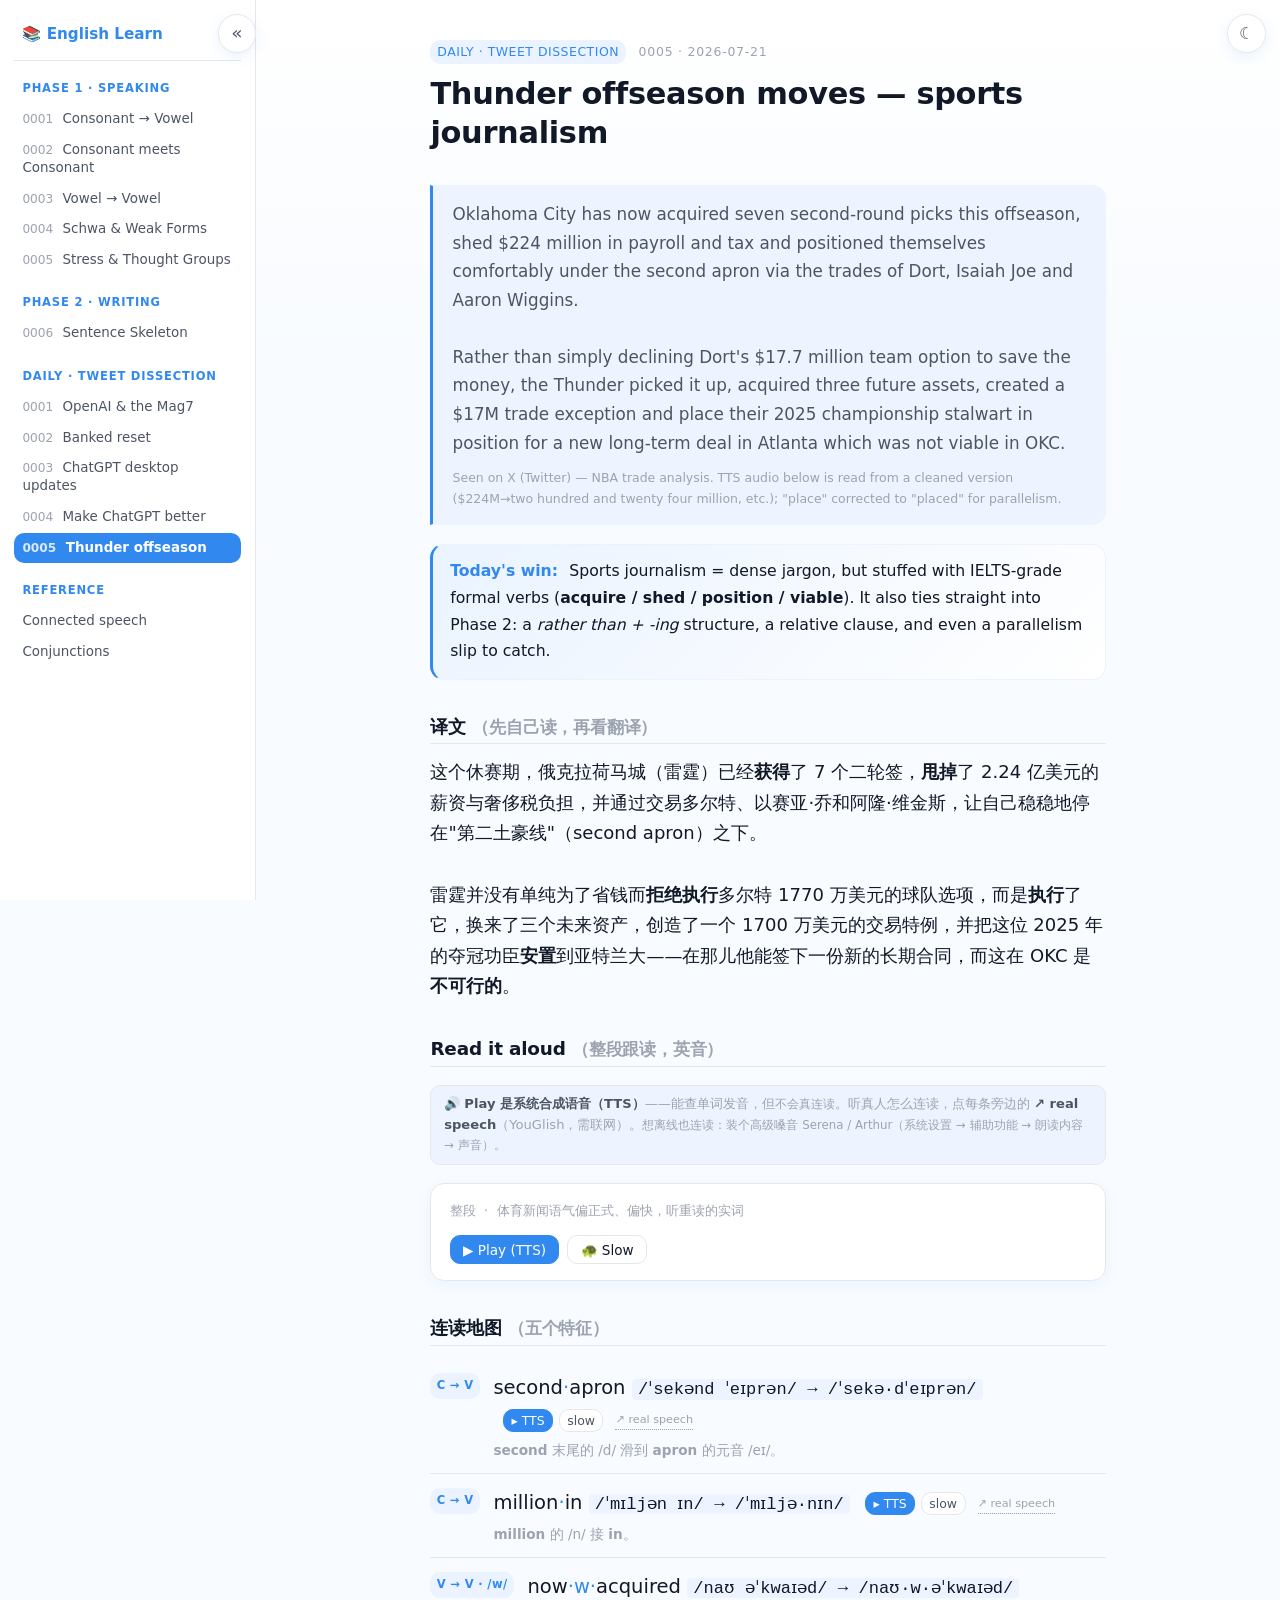
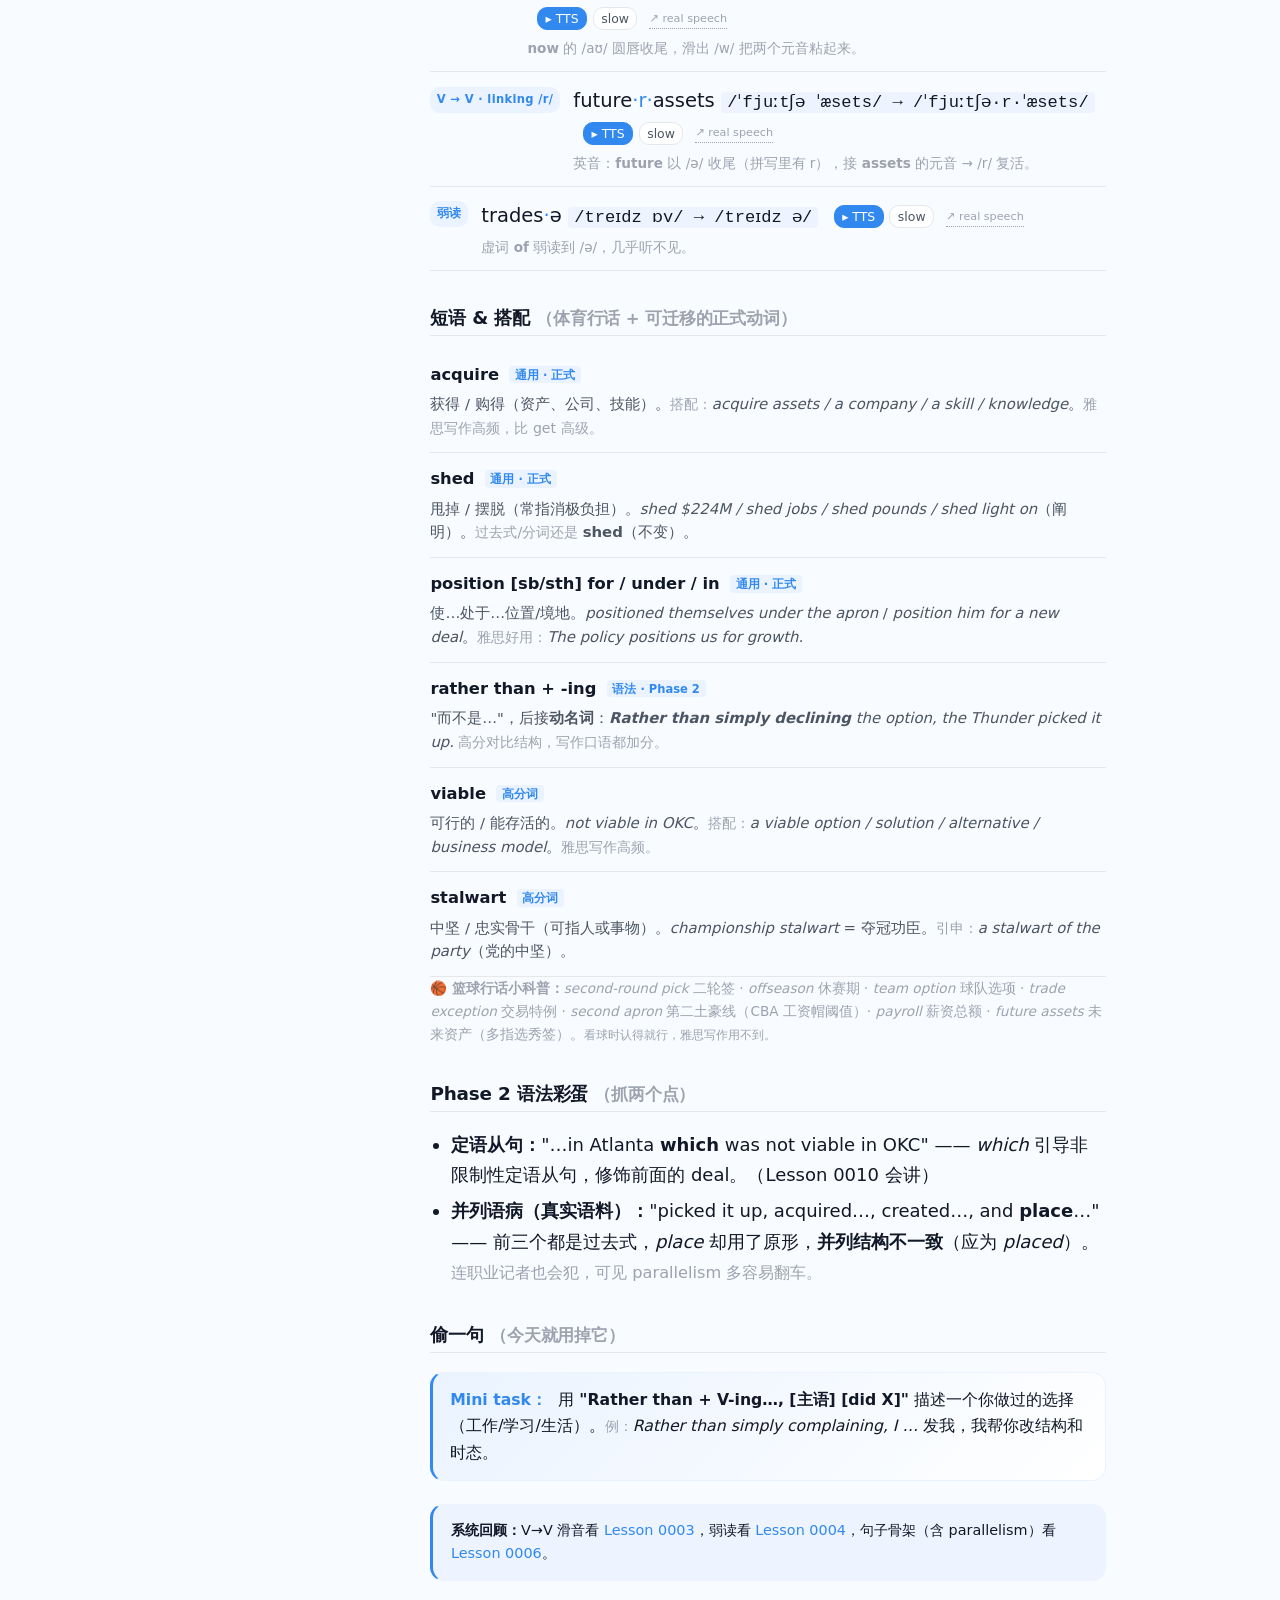
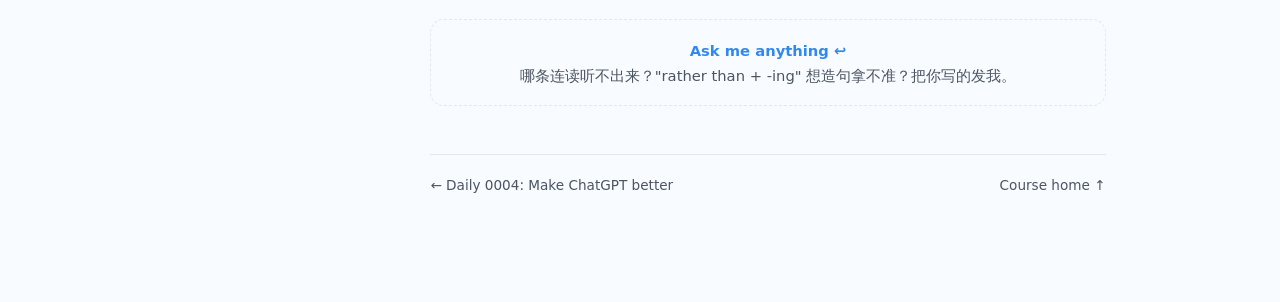
<file: lessons/daily/0005-thunder-offseason.html>
<!DOCTYPE html>
<html lang="en">
<head>
<meta charset="utf-8">
<meta name="viewport" content="width=device-width, initial-scale=1">
<title>Daily 0005 · Thunder offseason moves</title>
<link rel="icon" href="../../assets/favicon.svg" type="image/svg+xml">
<link rel="stylesheet" href="../../assets/style.css">
<script src="../../assets/theme.js"></script>
<script src="../../assets/nav.js"></script>
<script src="../../assets/shadow.js"></script>
</head>
<body>
<main>

<div class="lesson-head">
  <div class="meta"><span class="tag">Daily · Tweet dissection</span> 0005 · 2026-07-21</div>
  <h1>Thunder offseason moves — sports journalism</h1>
</div>

<blockquote>
  Oklahoma City has now acquired seven second-round picks this offseason, shed $224 million in payroll and tax and positioned themselves comfortably under the second apron via the trades of Dort, Isaiah Joe and Aaron Wiggins.
  <br><br>
  Rather than simply declining Dort's $17.7 million team option to save the money, the Thunder picked it up, acquired three future assets, created a $17M trade exception and place their 2025 championship stalwart in position for a new long-term deal in Atlanta which was not viable in OKC.
  <span class="src">Seen on X (Twitter) — NBA trade analysis. TTS audio below is read from a cleaned version ($224M→two hundred and twenty four million, etc.); "place" corrected to "placed" for parallelism.</span>
</blockquote>

<div class="win">
  <span class="label">Today's win:</span> Sports journalism = dense jargon, but stuffed with IELTS-grade formal verbs (<strong>acquire / shed / position / viable</strong>). It also ties straight into Phase 2: a <em>rather than + -ing</em> structure, a relative clause, and even a parallelism slip to catch.
</div>

<h2>译文 <span class="zh">（先自己读，再看翻译）</span></h2>
<p>
  这个休赛期，俄克拉荷马城（雷霆）已经<strong>获得</strong>了 7 个二轮签，<strong>甩掉</strong>了 2.24 亿美元的薪资与奢侈税负担，并通过交易多尔特、以赛亚·乔和阿隆·维金斯，让自己稳稳地停在"第二土豪线"（second apron）之下。<br><br>
  雷霆并没有单纯为了省钱而<strong>拒绝执行</strong>多尔特 1770 万美元的球队选项，而是<strong>执行</strong>了它，换来了三个未来资产，创造了一个 1700 万美元的交易特例，并把这位 2025 年的夺冠功臣<strong>安置</strong>到亚特兰大——在那儿他能签下一份新的长期合同，而这在 OKC 是<strong>不可行的</strong>。
</p>

<h2>Read it aloud <span class="zh">（整段跟读，英音）</span></h2>
<div class="shadow" data-phrase="Oklahoma City has now acquired seven second-round picks this off-season, shed two hundred and twenty four million dollars in payroll and tax, and positioned themselves comfortably under the second apron via the trades of Dort, Isaiah Joe and Aaron Wiggins. Rather than simply declining Dort's seventeen point seven million dollar team option to save the money, the Thunder picked it up, acquired three future assets, created a seventeen million dollar trade exception, and placed their twenty twenty five championship stalwart in position for a new long-term deal in Atlanta, which was not viable in OKC." data-rate="0.9" data-slow="0.5">
  <div class="sub">整段 &nbsp;·&nbsp; 体育新闻语气偏正式、偏快，听重读的实词</div>
</div>

<h2>连读地图 <span class="zh">（五个特征）</span></h2>

<div class="link-row">
  <div class="link-tag">C → V</div>
  <div class="link-body">
    <span class="link-phrase">second<span class="link">·</span>apron</span><span class="ipa">/ˈsekənd ˈeɪprən/ → /ˈsekə·dˈeɪprən/</span>
    <span class="speakable" data-phrase="second apron"></span>
    <div class="link-note"><strong>second</strong> 末尾的 /d/ 滑到 <strong>apron</strong> 的元音 /eɪ/。</div>
  </div>
</div>

<div class="link-row">
  <div class="link-tag">C → V</div>
  <div class="link-body">
    <span class="link-phrase">million<span class="link">·</span>in</span><span class="ipa">/ˈmɪljən ɪn/ → /ˈmɪljə·nɪn/</span>
    <span class="speakable" data-phrase="million in"></span>
    <div class="link-note"><strong>million</strong> 的 /n/ 接 <strong>in</strong>。</div>
  </div>
</div>

<div class="link-row">
  <div class="link-tag">V → V · /w/</div>
  <div class="link-body">
    <span class="link-phrase">now<span class="link">·w·</span>acquired</span><span class="ipa">/naʊ əˈkwaɪəd/ → /naʊ·w·əˈkwaɪəd/</span>
    <span class="speakable" data-phrase="now acquired"></span>
    <div class="link-note"><strong>now</strong> 的 /aʊ/ 圆唇收尾，滑出 /w/ 把两个元音粘起来。</div>
  </div>
</div>

<div class="link-row">
  <div class="link-tag">V → V · linking /r/</div>
  <div class="link-body">
    <span class="link-phrase">future<span class="link">·r·</span>assets</span><span class="ipa">/ˈfjuːtʃə ˈæsets/ → /ˈfjuːtʃə·r·ˈæsets/</span>
    <span class="speakable" data-phrase="future assets"></span>
    <div class="link-note">英音：<strong>future</strong> 以 /ə/ 收尾（拼写里有 r），接 <strong>assets</strong> 的元音 → /r/ 复活。</div>
  </div>
</div>

<div class="link-row">
  <div class="link-tag">弱读</div>
  <div class="link-body">
    <span class="link-phrase">trades<span class="link">·</span>ə</span><span class="ipa">/treɪdz ɒv/ → /treɪdz ə/</span>
    <span class="speakable" data-phrase="trades of"></span>
    <div class="link-note">虚词 <strong>of</strong> 弱读到 /ə/，几乎听不见。</div>
  </div>
</div>

<h2>短语 &amp; 搭配 <span class="zh">（体育行话 + 可迁移的正式动词）</span></h2>

<div class="vocab">
  <div class="v-head">acquire <span class="flag formal">通用 · 正式</span></div>
  <div class="v-body">获得 / 购得（资产、公司、技能）。<span class="zh">搭配：</span><em>acquire assets / a company / a skill / knowledge</em>。<span class="zh">雅思写作高频，比 get 高级。</span></div>
</div>

<div class="vocab">
  <div class="v-head">shed <span class="flag formal">通用 · 正式</span></div>
  <div class="v-body">甩掉 / 摆脱（常指消极负担）。<em>shed $224M / shed jobs / shed pounds / shed light on</em>（阐明）。<span class="zh">过去式/分词还是 </span><strong>shed</strong>（不变）。</div>
</div>

<div class="vocab">
  <div class="v-head">position [sb/sth] for / under / in <span class="flag formal">通用 · 正式</span></div>
  <div class="v-body">使…处于…位置/境地。<em>positioned themselves under the apron</em> / <em>position him for a new deal</em>。<span class="zh">雅思好用：</span><em>The policy positions us for growth.</em></div>
</div>

<div class="vocab">
  <div class="v-head">rather than + -ing <span class="flag formal">语法 · Phase 2</span></div>
  <div class="v-body">"而不是…"，后接<strong>动名词</strong>：<em><strong>Rather than simply declining</strong> the option, the Thunder picked it up.</em><span class="zh"> 高分对比结构，写作口语都加分。</span></div>
</div>

<div class="vocab">
  <div class="v-head">viable <span class="flag formal">高分词</span></div>
  <div class="v-body">可行的 / 能存活的。<em>not viable in OKC</em>。<span class="zh">搭配：</span><em>a viable option / solution / alternative / business model</em>。<span class="zh">雅思写作高频。</span></div>
</div>

<div class="vocab">
  <div class="v-head">stalwart <span class="flag formal">高分词</span></div>
  <div class="v-body">中坚 / 忠实骨干（可指人或事物）。<em>championship stalwart</em> = 夺冠功臣。<span class="zh">引申：</span><em>a stalwart of the party</em>（党的中坚）。</div>
</div>

<p class="zh" style="font-size:.85rem;">🏀 <strong>篮球行话小科普：</strong><em>second-round pick</em> 二轮签 · <em>offseason</em> 休赛期 · <em>team option</em> 球队选项 · <em>trade exception</em> 交易特例 · <em>second apron</em> 第二土豪线（CBA 工资帽阈值）· <em>payroll</em> 薪资总额 · <em>future assets</em> 未来资产（多指选秀签）。<span class="zh">看球时认得就行，雅思写作用不到。</span></p>

<h2>Phase 2 语法彩蛋 <span class="zh">（抓两个点）</span></h2>
<ul>
  <li><strong>定语从句：</strong>"…in Atlanta <strong>which</strong> was not viable in OKC" —— <em>which</em> 引导非限制性定语从句，修饰前面的 deal。（Lesson 0010 会讲）</li>
  <li><strong>并列语病（真实语料）：</strong>"picked it up, acquired…, created…, and <strong>place</strong>…" —— 前三个都是过去式，<em>place</em> 却用了原形，<strong>并列结构不一致</strong>（应为 <em>placed</em>）。<span class="zh">连职业记者也会犯，可见 parallelism 多容易翻车。</span></li>
</ul>

<h2>偷一句 <span class="zh">（今天就用掉它）</span></h2>
<div class="win">
  <span class="label">Mini task：</span> 用 <strong>"Rather than + V-ing…, [主语] [did X]"</strong> 描述一个你做过的选择（工作/学习/生活）。<span class="zh">例：</span><em>Rather than simply complaining, I …</em> 发我，我帮你改结构和时态。
</div>

<div class="callout primary">
  <strong>系统回顾：</strong>V→V 滑音看 <a href="../../lessons/0003-vowel-to-vowel-linking.html">Lesson 0003</a>，弱读看 <a href="../../lessons/0004-schwa-and-weak-forms.html">Lesson 0004</a>，句子骨架（含 parallelism）看 <a href="../../lessons/0006-sentence-skeleton.html">Lesson 0006</a>。
</div>

<div class="ask-box">
  <span class="icon">Ask me anything ↩</span><br>
  哪条连读听不出来？"rather than + -ing" 想造句拿不准？把你写的发我。
</div>

<nav class="pager">
  <a href="0004-make-chatgpt-better.html">← Daily 0004: Make ChatGPT better</a>
  <a class="next" href="../../index.html">Course home ↑</a>
</nav>

</main>
</body>
</html>
</file>
<file: assets/style.css>
/* =========================================================================
   English Learn — shared course stylesheet
   Visual language borrowed from bewild.ai: cool blue-white surface,
   #3189EF primary, generous rounding, soft blue gradients, system sans.
   Supports light + dark (see assets/theme.js). Linked by every lesson.
   ========================================================================= */

:root {
  --ink:        #111827;   /* gray-900, cool near-black */
  --ink-soft:   #4b5563;   /* gray-600 */
  --ink-faint:  #9ca3af;   /* gray-400 */
  --paper:      #f8fbff;   /* bewild bg — cool blue-white */
  --paper-warm: #eef4ff;   /* light blue tint (callouts) */
  --card:       #ffffff;
  --rule:       #e5e7eb;   /* gray-200 */
  --accent:     #3189ef;   /* bewild primary blue */
  --accent-soft:#eaf3ff;   /* bewild light-blue tint */
  --accent-strong: #166cc8;/* hover/pressed blue */
  --warn:       #f97316;   /* orange — avoid flags */
  --danger:     #ef4444;   /* red — wrong / error */
  --radius:     .875rem;   /* 14px — bewild uses generous rounding */
  --radius-sm:  .625rem;   /* 10px */
  --serif:      "Charter", "Iowan Old Style", "Source Serif Pro", "Noto Serif CJK SC", Georgia, serif;
  --sans:       -apple-system, "Helvetica Neue", "PingFang SC", "Noto Sans CJK SC", system-ui, sans-serif;
  --mono:       "SF Mono", "JetBrains Mono", "Iosevka", Consolas, monospace;
  --maxw:       720px;
  --nav-w:      256px;   /* sidebar width (drag to resize, persisted by nav.js) */
  color-scheme: light;
}

/* ---- Dark theme: forced by data-theme (assets/theme.js) ---- */
:root[data-theme="dark"] {
  color-scheme: dark;
  --ink:        #e5e7eb;
  --ink-soft:   #9ca3af;
  --ink-faint:  #6b7280;
  --paper:      #0f172a;   /* slate-900 */
  --paper-warm: #1e293b;   /* slate-800 */
  --card:       #1e293b;
  --rule:       #334155;   /* slate-700 */
  --accent:     #60a5fa;   /* blue-400 */
  --accent-soft:#1e3a5f;
  --accent-strong: #3b82f6;
  --warn:       #fb923c;
  --danger:     #f87171;
}

/* OS prefers dark and the user hasn't forced light → follow the OS. */
@media (prefers-color-scheme: dark) {
  :root:not([data-theme="light"]) {
    color-scheme: dark;
    --ink:        #e5e7eb;
    --ink-soft:   #9ca3af;
    --ink-faint:  #6b7280;
    --paper:      #0f172a;
    --paper-warm: #1e293b;
    --card:       #1e293b;
    --rule:       #334155;
    --accent:     #60a5fa;
    --accent-soft:#1e3a5f;
    --accent-strong: #3b82f6;
    --warn:       #fb923c;
    --danger:     #f87171;
  }
}

* { box-sizing: border-box; }

html { -webkit-text-size-adjust: 100%; }

body {
  margin: 0;
  background: linear-gradient(180deg, #ffffff 0%, var(--paper) 360px);
  color: var(--ink);
  font-family: var(--sans);   /* Mac system font: SF Pro (English) + PingFang SC (Chinese) */
  font-size: 18px;
  line-height: 1.7;
  text-rendering: optimizeLegibility;
  -webkit-font-smoothing: antialiased;
}
:root[data-theme="dark"] body { background: linear-gradient(180deg, #1e293b 0%, var(--paper) 360px); }
@media (prefers-color-scheme: dark) {
  :root:not([data-theme="light"]) body { background: linear-gradient(180deg, #1e293b 0%, var(--paper) 360px); }
}

main {
  max-width: var(--maxw);
  margin: 0 auto;
  padding: 2.5rem 1.4rem 5rem;
}

/* --- Theme toggle (injected by assets/theme.js) ----------------------- */
.theme-toggle {
  position: fixed; top: 0.9rem; right: 0.9rem; z-index: 50;
  width: 2.4rem; height: 2.4rem; border-radius: 50%;
  border: 1px solid var(--rule); background: var(--card);
  color: var(--ink-soft); font-size: 1.05rem; line-height: 1;
  cursor: pointer; font-family: var(--sans);
  display: flex; align-items: center; justify-content: center;
  box-shadow: 0 4px 14px rgba(49,137,239,.10);
  transition: color .15s, border-color .15s, transform .1s;
}
.theme-toggle:hover { color: var(--accent); border-color: var(--accent); }
.theme-toggle:active { transform: scale(.94); }

/* --- Headings ---------------------------------------------------------- */
h1, h2, h3, h4 { font-family: var(--sans); font-weight: 600; line-height: 1.3; letter-spacing: -0.01em; }
h1 { font-size: 1.9rem; margin: 0 0 .3rem; }
h2 { font-size: 1.15rem; margin: 2.2rem 0 .8rem; padding-bottom: .3rem; border-bottom: 1px solid var(--rule); }
h3 { font-size: 1rem; margin: 1.4rem 0 .5rem; color: var(--ink-soft); }
p { margin: 0 0 1rem; }
.lead { font-size: 1.12rem; color: var(--ink-soft); }

/* --- Inline ----------------------------------------------------------- */
a { color: var(--accent); text-decoration: none; border-bottom: 1px solid transparent; transition: border-color .15s; }
a:hover { border-bottom-color: var(--accent); }
strong { font-weight: 600; }
em { font-style: italic; }
code, .mono { font-family: var(--mono); font-size: .92em; }
.ipa { font-family: var(--mono); font-size: .95em; background: var(--paper-warm); padding: .05em .35em; border-radius: 4px; color: var(--ink); white-space: nowrap; }
.kw { color: var(--accent); font-weight: 600; font-family: var(--sans); font-size: .95em; }
.zh { font-family: var(--sans); color: var(--ink-faint); font-size: .9em; }

/* --- Lesson header / meta --------------------------------------------- */
.lesson-head { margin-bottom: 2rem; }
.meta { font-family: var(--sans); font-size: .78rem; letter-spacing: .06em; text-transform: uppercase; color: var(--ink-faint); margin-bottom: .6rem; }
.meta .tag { display: inline-block; background: var(--accent-soft); color: var(--accent); padding: .12em .55em; border-radius: var(--radius-sm); margin-right: .5rem; letter-spacing: .04em; }
.win { background: linear-gradient(135deg, var(--accent-soft), var(--card)); border: 1px solid var(--accent-soft); border-left: 3px solid var(--accent); padding: .85rem 1.05rem; margin: 1.2rem 0; border-radius: var(--radius); font-family: var(--sans); font-size: .98rem; }
.win .label { color: var(--accent); font-weight: 700; margin-right: .4rem; }

/* --- Navigation ------------------------------------------------------- */
nav.pager { display: flex; justify-content: space-between; font-family: var(--sans); font-size: .85rem; margin: 3rem 0 1.5rem; padding-top: 1.2rem; border-top: 1px solid var(--rule); }
nav.pager .next { margin-left: auto; }
nav.pager a { color: var(--ink-soft); }
nav.pager a:hover { color: var(--accent); }

/* --- Callouts --------------------------------------------------------- */
.callout { font-family: var(--sans); font-size: .9rem; line-height: 1.6; background: var(--paper-warm); border: 1px solid var(--rule); border-radius: var(--radius); padding: .9rem 1.1rem; margin: 1.4rem 0; }
.callout cite { display: block; margin-top: .5rem; color: var(--ink-faint); font-size: .82rem; }
.callout.primary { border-color: var(--accent-soft); border-left: 3px solid var(--accent); }
.ask-box { font-family: var(--sans); font-size: .92rem; text-align: center; border: 1px dashed var(--rule); border-radius: var(--radius); padding: 1.1rem; margin: 2.4rem 0; color: var(--ink-soft); }
.ask-box .icon { color: var(--accent); font-weight: 700; }

/* --- Practice / shadow items (enhanced by shadow.js) ------------------ */
.shadow { border: 1px solid var(--rule); border-radius: var(--radius); padding: 1rem 1.15rem; margin: 1rem 0; background: var(--card); box-shadow: 0 4px 14px rgba(49,137,239,.06); }
.shadow .phrase { font-size: 1.5rem; font-weight: 500; margin: 0 0 .3rem; letter-spacing: .01em; }
.shadow .phrase .link { color: var(--accent); }
.shadow .phrase .gap { color: var(--ink-faint); opacity: .45; }
.shadow .sub { font-family: var(--sans); font-size: .82rem; color: var(--ink-faint); margin-bottom: .8rem; }
.shadow .sub .ipa-mini { font-family: var(--mono); color: var(--ink-soft); }
.shadow .controls { display: flex; gap: .5rem; flex-wrap: wrap; align-items: center; }
.shadow button { font-family: var(--sans); font-size: .85rem; cursor: pointer; background: var(--card); color: var(--ink); border: 1px solid var(--rule); padding: .42em .9em; border-radius: var(--radius-sm); transition: all .12s; }
.shadow button:hover { border-color: var(--accent); color: var(--accent); }
.shadow button.play { background: var(--accent); color: #fff; border-color: var(--accent); }
.shadow button.play:hover { background: var(--accent-strong); border-color: var(--accent-strong); color: #fff; }
.shadow button[disabled] { opacity: .5; cursor: default; }

/* --- Compact speakable buttons (inline, e.g. inside reveal answers) --- */
.speakable { display: inline-flex; gap: .35rem; vertical-align: middle; margin-left: .6rem; flex-wrap: wrap; align-items: center; }
.speakable button { font-family: var(--sans); font-size: .78rem; cursor: pointer; background: var(--card); color: var(--ink-soft); border: 1px solid var(--rule); padding: .25em .6em; border-radius: var(--radius-sm); transition: all .12s; }
.speakable button:hover { border-color: var(--accent); color: var(--accent); }
.speakable button.play { background: var(--accent); color: #fff; border-color: var(--accent); }
.speakable button.play:hover { background: var(--accent-strong); border-color: var(--accent-strong); color: #fff; }

/* --- Reveal practice -------------------------------------------------- */
.reveal { margin: 1rem 0; }
.reveal .q { font-family: var(--sans); font-size: 1rem; margin-bottom: .5rem; }
.reveal details { font-family: var(--sans); font-size: .92rem; margin-top: .4rem; }
.reveal details summary { cursor: pointer; color: var(--ink-faint); font-size: .85rem; list-style: none; outline: none; }
.reveal details summary::-webkit-details-marker { display: none; }
.reveal details summary::before { content: "▸ "; color: var(--accent); }
.reveal details[open] summary::before { content: "▾ "; }
.reveal .ans { padding: .6rem 0 0 .2rem; }
.reveal .ans .ipa { margin-left: .5rem; }

/* --- Reference doc tables --------------------------------------------- */
table { border-collapse: collapse; width: 100%; margin: 1rem 0; font-size: .92rem; }
th, td { text-align: left; padding: .55rem .7rem; border-bottom: 1px solid var(--rule); vertical-align: top; }
th { font-family: var(--sans); font-size: .8rem; text-transform: uppercase; letter-spacing: .05em; color: var(--ink-faint); }
td.example { font-size: 1rem; }
ul, ol { padding-left: 1.3rem; }
li { margin-bottom: .35rem; }

/* --- Daily tweet dissection ------------------------------------------- */
blockquote { margin: 1.2rem 0; padding: .9rem 1.2rem; border: 1px solid var(--accent-soft); border-left: 3px solid var(--accent); background: var(--paper-warm); border-radius: 0 var(--radius) var(--radius) 0; font-size: 1.05rem; color: var(--ink-soft); }
blockquote .src { display: block; font-family: var(--sans); font-size: .78rem; color: var(--ink-faint); margin-top: .6rem; }
.flag { font-family: var(--sans); font-size: .72rem; padding: .15em .5em; border-radius: 4px; margin-left: .4em; vertical-align: middle; white-space: nowrap; }
.flag.speak, .flag.formal { background: var(--accent-soft); color: var(--accent); }
.flag.avoid { background: rgba(249,115,22,.16); color: var(--warn); }
.link-row { display: flex; gap: .85rem; align-items: flex-start; padding: .75rem 0; border-bottom: 1px solid var(--rule); }
.link-row:last-child { border-bottom: none; }
.link-tag { flex: 0 0 auto; font-family: var(--sans); font-size: .72rem; font-weight: 600; letter-spacing: .03em; background: var(--accent-soft); color: var(--accent); padding: .28em .55em; border-radius: var(--radius-sm); margin-top: .2em; white-space: nowrap; }
.link-body { flex: 1; min-width: 0; }
.link-phrase { font-size: 1.22rem; font-weight: 500; }
.link-phrase .link { color: var(--accent); }
.link-note { font-family: var(--sans); font-size: .85rem; color: var(--ink-faint); margin-top: .3rem; line-height: 1.55; }
.link-body .ipa { margin-left: .4rem; }
.vocab { padding: .75rem 0; border-bottom: 1px solid var(--rule); }
.vocab:last-child { border-bottom: none; }
.v-head { font-family: var(--sans); font-weight: 600; font-size: 1.02rem; }
.v-body { font-size: .93rem; color: var(--ink-soft); margin-top: .28rem; line-height: 1.6; }
.v-body .zh { font-size: .95em; }

/* stress map: stressed vs crushed (weak) words in a sentence */
.stressmap { font-family: var(--sans); font-size: 1.2rem; line-height: 2.1; margin: 1.1rem 0; }
.stressmap .s { font-weight: 700; color: var(--ink); }
.stressmap .w { color: var(--ink-faint); font-size: .78em; opacity: .65; }
.stressmap .pause { color: var(--accent); font-weight: 700; margin: 0 .35em; font-size: .95em; }
.stressmap .gb { color: var(--ink-faint); opacity: .7; }

/* --- TTS disclaimer + real-speech (YouGlish) link -------------------- */
.tts-note { font-family: var(--sans); font-size: .82rem; line-height: 1.55; color: var(--ink-faint); background: var(--paper-warm); border: 1px solid var(--rule); border-radius: var(--radius-sm); padding: .55rem .8rem; margin: 1.1rem 0; }
.tts-note strong { color: var(--ink-soft); font-weight: 600; }
.tts-note .zh { font-family: var(--sans); }
.real-speech { font-family: var(--sans); font-size: .76rem; color: var(--ink-faint); text-decoration: none; margin-left: .55rem; align-self: center; border-bottom: 1px dotted var(--ink-faint); white-space: nowrap; }
.real-speech:hover { color: var(--accent); border-bottom-color: var(--accent); }
.speakable .real-speech { font-size: .7rem; margin-left: .4rem; }

/* grammar: clause highlighting (Phase 2) — colour-code clauses & connectors */
.sent { font-size: 1.12rem; line-height: 1.8; margin: .7rem 0; font-family: var(--sans); }
.sent .dep { color: var(--accent); }
.sent .ind { color: var(--ink); }
.sent .conn { font-weight: 700; background: var(--accent-soft); color: var(--accent); padding: .05em .35em; border-radius: 4px; }
.sent.wrong { background: rgba(239,68,68,.10); border: 1px solid rgba(239,68,68,.25); border-left: 3px solid var(--danger); padding: .45rem .75rem; border-radius: var(--radius-sm); }
.sent.right { background: var(--accent-soft); border: 1px solid var(--accent-soft); border-left: 3px solid var(--accent); padding: .45rem .75rem; border-radius: var(--radius-sm); }
.sent .mark { font-family: var(--sans); font-weight: 700; margin-right: .35em; }
.sent.wrong .mark { color: var(--danger); }
.sent.right .mark { color: var(--accent); }
.legend { font-family: var(--sans); font-size: .82rem; color: var(--ink-faint); margin: .6rem 0 1.2rem; }

/* stress-shift demo (lesson 0005) — mark the stressed word unmistakably */
.ss { padding: .75rem 0; border-bottom: 1px solid var(--rule); }
.ss:last-child { border-bottom: none; }
.ss-en { font-family: var(--sans); font-size: 1.1rem; font-weight: 400; }
.ss-en .stress { color: var(--accent); font-weight: 700; text-decoration: underline; text-decoration-thickness: 2px; text-underline-offset: 4px; }
.ss-cn { font-size: .93rem; color: var(--ink-soft); margin-top: .3rem; line-height: 1.6; }
.ss-cn .stress { color: var(--accent); font-weight: 700; }
.ss .zh { font-family: var(--sans); }

/* --- Landing page (index.html) ---------------------------------------- */
.cards { display: grid; gap: .9rem; margin: 1.5rem 0; }
.card { display: block; font-family: var(--sans); border: 1px solid var(--rule); border-radius: var(--radius); padding: .9rem 1.1rem; background: var(--card); text-decoration: none; color: var(--ink); border-bottom: 1px solid var(--rule); transition: border-color .15s, transform .1s, box-shadow .15s; }
.card:hover { border-color: var(--accent); transform: translateX(2px); box-shadow: 0 6px 18px rgba(49,137,239,.12); }
.card .t { font-weight: 600; font-size: 1.02rem; }
.card .d { color: var(--ink-faint); font-size: .85rem; margin-top: .2rem; }
.card .n { color: var(--accent); font-size: .78rem; letter-spacing: .05em; text-transform: uppercase; }
.phase { font-family: var(--sans); color: var(--ink-soft); font-size: .95rem; margin: 1.8rem 0 .2rem; }
.phase strong { color: var(--ink); }

/* --- Print ------------------------------------------------------------ */
@media print {
  :root { color-scheme: light; }
  body { background: #fff; color: #000; font-size: 11pt; }
  main { max-width: 100%; padding: 0; }
  .shadow .controls, nav.pager, .ask-box, .theme-toggle { display: none; }
  a { color: #000; border-bottom: none; }
  .win, .callout, .shadow { break-inside: avoid; }
  .card { border-color: #ccc; }
}

/* --- Sidebar course nav (injected by assets/nav.js) ------------------ */
.sidenav {
  position: fixed; top: 0; left: 0; bottom: 0; width: var(--nav-w);
  background: var(--card); border-right: 1px solid var(--rule);
  overflow-y: auto; -webkit-overflow-scrolling: touch; z-index: 60;
  padding: 1.1rem .85rem 2rem; transform: translateX(-100%);
  transition: transform .22s ease;
}
.sidenav.open { transform: translateX(0); box-shadow: 0 0 40px rgba(15,23,42,.18); }
.sidenav .brand { display: block; font-family: var(--sans); font-weight: 700; font-size: .95rem;
  color: var(--accent); padding: .25rem .55rem .8rem; border-bottom: 1px solid var(--rule); margin-bottom: .5rem; }
.sidenav .brand:hover { opacity: .8; }
.sidenav .sec { font-family: var(--sans); font-size: .72rem; font-weight: 700; letter-spacing: .07em;
  text-transform: uppercase; color: var(--accent); margin: 1.1rem .55rem .4rem; }
.sidenav a.item { display: block; font-family: var(--sans); font-size: .84rem; color: var(--ink-soft);
  padding: .34rem .55rem; border-radius: var(--radius-sm); text-decoration: none; line-height: 1.35; margin-bottom: .04rem; }
.sidenav a.item:hover { background: var(--accent-soft); color: var(--accent); }
.sidenav a.item.active { background: var(--accent); color: #fff; font-weight: 600; }
.sidenav a.item .num { color: var(--ink-faint); margin-right: .4em; font-size: .76rem; }
.sidenav a.item.active .num { color: rgba(255,255,255,.82); }

.nav-toggle {
  position: fixed; top: .9rem; left: calc(var(--nav-w) - 2.4rem); z-index: 70;
  width: 2.4rem; height: 2.4rem; border-radius: 50%;
  border: 1px solid var(--rule); background: var(--card); color: var(--ink-soft);
  font-size: 1.15rem; line-height: 1; cursor: pointer; font-family: var(--sans);
  display: flex; align-items: center; justify-content: center;
  box-shadow: 0 4px 14px rgba(49,137,239,.10); transition: color .15s, border-color .15s, left .22s ease;
}
.nav-toggle:hover { color: var(--accent); border-color: var(--accent); }
.nav-backdrop { position: fixed; inset: 0; background: rgba(15,23,42,.45); z-index: 55; display: none; }
.nav-backdrop.show { display: block; }

/* drag-to-resize handle (desktop) */
.resize-handle { position: fixed; top: 0; bottom: 0; left: var(--nav-w); width: 10px; margin-left: -5px;
  cursor: col-resize; z-index: 61; -webkit-tap-highlight-color: transparent; }
.resize-handle::before { content:""; position:absolute; top:0; bottom:0; left:4px; width:2px; border-radius:2px;
  background: transparent; transition: background .15s; }
.resize-handle:hover::before, body.resizing .resize-handle::before { background: var(--accent); }
body.resizing { cursor: col-resize; user-select: none; }
body.resizing .nav-toggle, body.resizing .sidenav { transition: none; }

/* Desktop ≥ 1024px: sidebar persistent, content shifted right; button collapses it */
@media (min-width: 1024px) {
  .sidenav { transform: none; box-shadow: none; }
  .nav-backdrop { display: none !important; }
  body.has-nav { padding-left: var(--nav-w); }
  body.has-nav.nav-collapsed { padding-left: 0; }
  body.has-nav.nav-collapsed .sidenav { transform: translateX(-100%); }
  body.nav-collapsed .nav-toggle { left: .6rem; }
  body.nav-collapsed .resize-handle { display: none; }
}
@media (max-width: 1023px) {
  .nav-toggle { left: .6rem; }
  .resize-handle { display: none; }
}
@media print {
  .sidenav, .nav-toggle, .nav-backdrop, .resize-handle { display: none !important; }
  body.has-nav { padding-left: 0 !important; }
}
</file>
